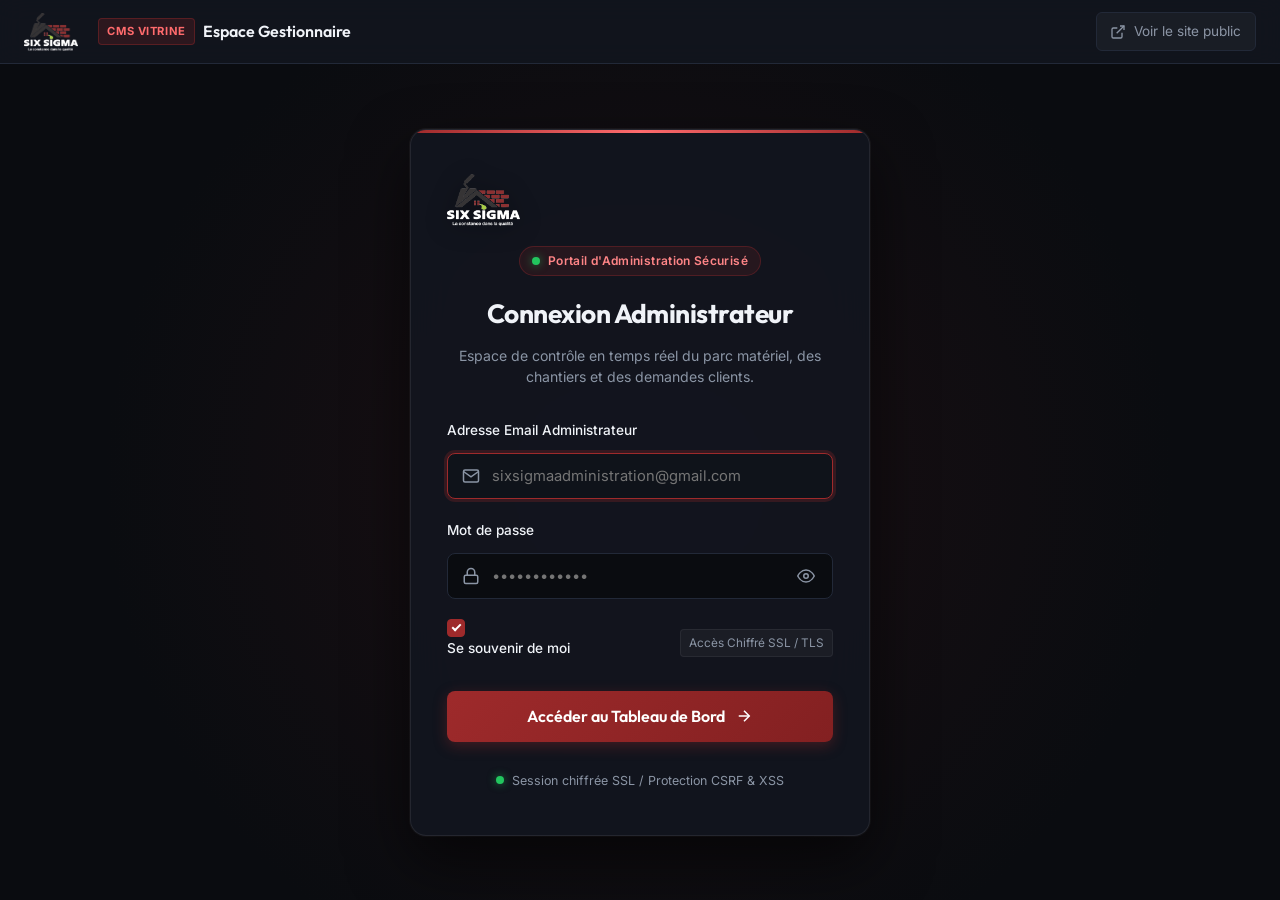
<file: admin.html>
<!DOCTYPE html>
<html lang="fr">
<head>
    <meta charset="UTF-8">
    <meta name="viewport" content="width=device-width, initial-scale=1.0">
    <title>Administration & Gestion | SIX SIGMA RDC</title>
    <meta name="robots" content="noindex, nofollow">
    <link rel="icon" type="image/png" href="favicon.png">
    
    <!-- Google Fonts -->
    <link rel="preconnect" href="https://fonts.googleapis.com">
    <link rel="preconnect" href="https://fonts.gstatic.com" crossorigin>
    <link href="https://fonts.googleapis.com/css2?family=Outfit:wght@400;500;600;700;800&family=Inter:wght@300;400;500;600;700&display=swap" rel="stylesheet">
    
    <!-- Supabase JS Client (Local haute disponibilité) -->
    <script src="supabase.min.js"></script>
    
    <!-- Stylesheets -->
    <link rel="stylesheet" href="styles.css">
    <link rel="stylesheet" href="admin.css">
</head>
<body class="admin-body">

    <!-- BARRE DE NAVIGATION ADMINISTRATIVE -->
    <header class="admin-navbar">
        <div class="admin-nav-container">
            <div class="admin-nav-left">
                <a href="index.html" class="admin-logo-link">
                    <img src="logo-dark-mode.png" alt="SIX SIGMA" class="admin-logo-img">
                </a>
                <div class="admin-badge-title">
                    <span class="admin-pill">CMS Vitrine</span>
                    <span class="admin-portal-name">Espace Gestionnaire</span>
                </div>
            </div>

            <div class="admin-nav-right" id="navAuthSection">
                <a href="index.html" target="_blank" class="btn-public-preview" title="Ouvrir le site public">
                    <svg width="16" height="16" viewBox="0 0 24 24" fill="none" stroke="currentColor" stroke-width="2">
                        <path d="M18 13v6a2 2 0 0 1-2 2H5a2 2 0 0 1-2-2V8a2 2 0 0 1 2-2h6"></path>
                        <polyline points="15 3 21 3 21 9"></polyline>
                        <line x1="10" y1="14" x2="21" y2="3"></line>
                    </svg>
                    <span>Voir le site public</span>
                </a>
                <div id="userProfileBadge" class="user-profile-badge" style="display: none;">
                    <div class="user-avatar">A</div>
                    <span id="userEmailDisplay" class="user-email">Admin</span>
                    <button id="btnLogout" class="btn-logout" title="Se déconnecter">
                        <svg width="16" height="16" viewBox="0 0 24 24" fill="none" stroke="currentColor" stroke-width="2">
                            <path d="M9 21H5a2 2 0 0 1-2-2V5a2 2 0 0 1 2-2h4"></path>
                            <polyline points="16 17 21 12 16 7"></polyline>
                            <line x1="21" y1="12" x2="9" y2="12"></line>
                        </svg>
                    </button>
                </div>
            </div>
        </div>
    </header>

    <!-- ÉCRAN 1 : CONNEXION SÉCURISÉE (Affiché si non connecté) -->
    <div id="loginView" class="admin-login-view">
        <div class="login-card" id="loginCard">
            <div class="login-header">
                <img src="logo-dark-mode.png" alt="SIX SIGMA" class="login-logo">
                <div class="login-badge-pill">
                    <span class="security-dot"></span>
                    <span>Portail d'Administration Sécurisé</span>
                </div>
                <h2>Connexion Administrateur</h2>
                <p>Espace de contrôle en temps réel du parc matériel, des chantiers et des demandes clients.</p>
            </div>

            <!-- CARTE REPRISE DE SESSION (Affichée si session déjà mémorisée) -->
            <div id="existingSessionBanner" class="existing-session-banner" style="display: none;">
                <div class="existing-session-header">
                    <div class="existing-user-chip">
                        <div class="existing-user-avatar">A</div>
                        <div class="existing-user-meta">
                            <span class="existing-user-label">Session mémorisée active</span>
                            <strong id="existingUserEmailText" class="existing-user-email">sixsigmaadministration@gmail.com</strong>
                        </div>
                    </div>
                </div>
                <div class="existing-session-actions">
                    <button type="button" id="btnResumeSession" class="btn-resume-session">
                        <span>Ouvrir le Tableau de Bord</span>
                        <svg width="18" height="18" viewBox="0 0 24 24" fill="none" stroke="currentColor" stroke-width="2">
                            <line x1="5" y1="12" x2="19" y2="12"></line>
                            <polyline points="12 5 19 12 12 19"></polyline>
                        </svg>
                    </button>
                    <button type="button" id="btnSwitchAccount" class="btn-switch-account">
                        Se connecter avec un autre compte
                    </button>
                </div>
                <div class="existing-divider">
                    <span>ou ré-authentification</span>
                </div>
            </div>

            <!-- FORMULAIRE DE CONNEXION PRINCIPAL -->
            <form id="adminLoginForm" class="login-form" novalidate>
                <!-- Zone d'alerte stylisée avec icône -->
                <div id="loginAlert" class="admin-alert error" style="display: none;">
                    <svg class="alert-icon" width="20" height="20" viewBox="0 0 24 24" fill="none" stroke="currentColor" stroke-width="2">
                        <circle cx="12" cy="12" r="10"></circle>
                        <line x1="12" y1="8" x2="12" y2="12"></line>
                        <line x1="12" y1="16" x2="12.01" y2="16"></line>
                    </svg>
                    <span id="loginAlertText">Identifiants incorrects.</span>
                </div>

                <div class="form-group">
                    <label for="loginEmail">Adresse Email Administrateur</label>
                    <div class="input-with-icon">
                        <svg class="field-icon" width="18" height="18" viewBox="0 0 24 24" fill="none" stroke="currentColor" stroke-width="2">
                            <path d="M4 4h16c1.1 0 2 .9 2 2v12c0 1.1-.9 2-2 2H4c-1.1 0-2-.9-2-2V6c0-1.1.9-2 2-2z"></path>
                            <polyline points="22,6 12,13 2,6"></polyline>
                        </svg>
                        <input type="email" id="loginEmail" placeholder="sixsigmaadministration@gmail.com" autocomplete="username" required autofocus>
                    </div>
                </div>

                <div class="form-group">
                    <label for="loginPassword">Mot de passe</label>
                    <div class="input-with-icon input-password-wrapper">
                        <svg class="field-icon" width="18" height="18" viewBox="0 0 24 24" fill="none" stroke="currentColor" stroke-width="2">
                            <rect x="3" y="11" width="18" height="11" rx="2" ry="2"></rect>
                            <path d="M7 11V7a5 5 0 0 1 10 0v4"></path>
                        </svg>
                        <input type="password" id="loginPassword" placeholder="••••••••••••" autocomplete="current-password" required>
                        <button type="button" id="btnTogglePassword" class="btn-toggle-password" title="Afficher/Masquer le mot de passe" tabindex="-1" aria-label="Afficher ou masquer le mot de passe">
                            <svg class="eye-show" width="18" height="18" viewBox="0 0 24 24" fill="none" stroke="currentColor" stroke-width="2">
                                <path d="M1 12s4-8 11-8 11 8 11 8-4 8-11 8-11-8-11-8z"></path>
                                <circle cx="12" cy="12" r="3"></circle>
                            </svg>
                            <svg class="eye-hide" width="18" height="18" viewBox="0 0 24 24" fill="none" stroke="currentColor" stroke-width="2" style="display: none;">
                                <path d="M17.94 17.94A10.07 10.07 0 0 1 12 20c-7 0-11-8-11-8a18.45 18.45 0 0 1 5.06-5.94M9.9 4.24A9.12 9.12 0 0 1 12 4c7 0 11 8 11 8a18.5 18.5 0 0 1-2.16 3.19m-6.72-1.07a3 3 0 1 1-4.24-4.24"></path>
                                <line x1="1" y1="1" x2="23" y2="23"></line>
                            </svg>
                        </button>
                    </div>
                </div>

                <div class="form-utilities-row">
                    <label class="custom-checkbox-container">
                        <input type="checkbox" id="rememberMe" checked>
                        <span class="custom-checkbox-box"></span>
                        <span class="checkbox-label">Se souvenir de moi</span>
                    </label>
                    <span class="auth-security-tag">Accès Chiffré SSL / TLS</span>
                </div>

                <button type="submit" id="btnLoginSubmit" class="btn-login-submit">
                    <span class="btn-login-spinner" id="btnLoginSpinner" style="display: none;"></span>
                    <span id="btnLoginText">Accéder au Tableau de Bord</span>
                    <svg class="btn-login-arrow" id="btnLoginArrow" width="18" height="18" viewBox="0 0 24 24" fill="none" stroke="currentColor" stroke-width="2">
                        <line x1="5" y1="12" x2="19" y2="12"></line>
                        <polyline points="12 5 19 12 12 19"></polyline>
                    </svg>
                </button>

                <div class="login-footer-hint">
                    <span class="security-dot live"></span>
                    <span>Session chiffrée SSL / Protection CSRF & XSS</span>
                </div>
            </form>
        </div>
    </div>

    <!-- ÉCRAN 2 : DASHBOARD PRINCIPAL (Affiché après connexion) -->
    <main id="dashboardView" class="admin-dashboard-view" style="display: none;">
        <div class="admin-container">

            <!-- BANNIÈRE D'ÉTAT & SYNCHRONISATION -->
            <div id="supabaseStatusBanner" class="supabase-status-banner">
                <div class="status-indicator-box">
                    <span class="status-beacon live"></span>
                    <div>
                        <strong id="supabaseStatusText">Base de Données Active</strong>
                        <span class="status-subtext">Synchronisation temps réel</span>
                    </div>
                </div>
                <div class="status-actions">
                    <button id="btnCheckDbSync" class="btn-mini-action" title="Tester la connexion aux tables">
                        <svg width="14" height="14" viewBox="0 0 24 24" fill="none" stroke="currentColor" stroke-width="2">
                            <path d="M21.5 2v6h-6M21.34 15.57a10 10 0 1 1-.57-8.38l5.67-5.67"/>
                        </svg>
                        <span>Tester Tables</span>
                    </button>
                    <button id="btnViewSqlModal" class="btn-mini-action" title="Consulter le script SQL d'initialisation">
                        <svg width="14" height="14" viewBox="0 0 24 24" fill="none" stroke="currentColor" stroke-width="2">
                            <polyline points="16 18 22 12 16 6"></polyline>
                            <polyline points="8 6 2 12 8 18"></polyline>
                        </svg>
                        <span>Script SQL</span>
                    </button>
                </div>
            </div>

            <!-- CARTES DE MÉTRIQUES / KPI -->
            <div class="kpi-grid">
                <div class="kpi-card">
                    <div class="kpi-icon icon-fleet">🚜</div>
                    <div class="kpi-info">
                        <span class="kpi-label">Total Engins</span>
                        <h3 id="kpiTotalEquipment" class="kpi-value">13</h3>
                    </div>
                </div>

                <div class="kpi-card">
                    <div class="kpi-icon icon-available">✅</div>
                    <div class="kpi-info">
                        <span class="kpi-label">Disponibles Immédiatement</span>
                        <h3 id="kpiAvailableEquipment" class="kpi-value kpi-green">10</h3>
                    </div>
                </div>

                <div class="kpi-card">
                    <div class="kpi-icon icon-mission">🏗️</div>
                    <div class="kpi-info">
                        <span class="kpi-label">Engins en Mission</span>
                        <h3 id="kpiMissionEquipment" class="kpi-value kpi-red">2</h3>
                    </div>
                </div>

                <div class="kpi-card">
                    <div class="kpi-icon icon-maintenance">🔧</div>
                    <div class="kpi-info">
                        <span class="kpi-label">En Maintenance</span>
                        <h3 id="kpiMaintenanceEquipment" class="kpi-value kpi-amber">1</h3>
                    </div>
                </div>

                <div class="kpi-card">
                    <div class="kpi-icon icon-quotes">📥</div>
                    <div class="kpi-info">
                        <span class="kpi-label">Demandes de Devis</span>
                        <h3 id="kpiQuotesCount" class="kpi-value">0</h3>
                    </div>
                </div>

                <div class="kpi-card">
                    <div class="kpi-icon icon-reservations">📋</div>
                    <div class="kpi-info">
                        <span class="kpi-label">Réservations Matériel</span>
                        <h3 id="kpiReservationsCount" class="kpi-value">0</h3>
                    </div>
                </div>
            </div>

            <!-- ONGLET NAVIGATION DU DASHBOARD -->
            <div class="admin-tabs-nav">
                <button class="tab-btn active" data-tab="tabEquipment">
                    <svg width="18" height="18" viewBox="0 0 24 24" fill="none" stroke="currentColor" stroke-width="2">
                        <rect x="1" y="3" width="15" height="13"></rect>
                        <polygon points="16 8 20 8 23 11 23 16 16 16 16 8"></polygon>
                        <circle cx="5.5" cy="18.5" r="2.5"></circle>
                        <circle cx="18.5" cy="18.5" r="2.5"></circle>
                    </svg>
                    <span>Parc Matériel & Statuts</span>
                </button>

                <button class="tab-btn" data-tab="tabProjects">
                    <svg width="18" height="18" viewBox="0 0 24 24" fill="none" stroke="currentColor" stroke-width="2">
                        <path d="M2 20h20"></path>
                        <path d="M5 20V8l7-5 7 5v12"></path>
                        <path d="M9 20v-6h6v6"></path>
                    </svg>
                    <span>Chantiers & Réalisations</span>
                </button>

                <button class="tab-btn" data-tab="tabInquiries">
                    <svg width="18" height="18" viewBox="0 0 24 24" fill="none" stroke="currentColor" stroke-width="2">
                        <path d="M4 4h16c1.1 0 2 .9 2 2v12c0 1.1-.9 2-2 2H4c-1.1 0-2-.9-2-2V6c0-1.1.9-2 2-2z"></path>
                        <polyline points="22,6 12,13 2,6"></polyline>
                    </svg>
                    <span>Boîte de Réception (Leads)</span>
                    <span id="badgeNewLeads" class="pill-counter" style="display: none;">0</span>
                </button>
            </div>

            <!-- ========================================================== -->
            <!-- ONGLET 1 : PARC MATÉRIEL (ENGINS LOURDS) -->
            <!-- ========================================================== -->
            <section id="tabEquipment" class="tab-content active">
                <div class="tab-header-controls">
                    <div class="controls-left">
                        <div class="search-input-wrapper">
                            <svg width="16" height="16" viewBox="0 0 24 24" fill="none" stroke="currentColor" stroke-width="2">
                                <circle cx="11" cy="11" r="8"></circle>
                                <line x1="21" y1="21" x2="16.65" y2="16.65"></line>
                            </svg>
                            <input type="text" id="equipmentSearchInput" placeholder="Rechercher un engin (CAT, Komatsu, Grue...)...">
                        </div>
                        <select id="equipmentCategoryFilter" class="admin-select">
                            <option value="all">Toutes les catégories</option>
                            <option value="terrassement">Terrassement Lourd</option>
                            <option value="transport">Transport & Roulage</option>
                            <option value="levage">Levage & Manutention</option>
                            <option value="compactage">Compactage de Sol</option>
                            <option value="forage">Forage & Minage</option>
                            <option value="energie">Énergie & Groupes</option>
                        </select>
                        <select id="equipmentStatusFilter" class="admin-select">
                            <option value="all">Tous les statuts</option>
                            <option value="disponible">Disponible</option>
                            <option value="en_mission">En mission</option>
                            <option value="maintenance">En maintenance</option>
                        </select>
                    </div>

                    <button id="btnOpenAddEquipmentModal" class="btn-primary-admin">
                        <svg width="18" height="18" viewBox="0 0 24 24" fill="none" stroke="currentColor" stroke-width="2">
                            <line x1="12" y1="5" x2="12" y2="19"></line>
                            <line x1="5" y1="12" x2="19" y2="12"></line>
                        </svg>
                        <span>Ajouter un Engin</span>
                    </button>
                </div>

                <!-- GRILLE DES CARTES MATÉRIEL ADMIN -->
                <div id="adminEquipmentGrid" class="admin-cards-grid">
                    <!-- Généré dynamiquement en JS -->
                </div>
            </section>

            <!-- ========================================================== -->
            <!-- ONGLET 2 : CHANTIERS & RÉALISATIONS -->
            <!-- ========================================================== -->
            <section id="tabProjects" class="tab-content">
                <div class="tab-header-controls">
                    <div class="controls-left">
                        <p class="tab-description">
                            Gérez les projets vitrines affichés sur la page d'accueil (photos, descriptifs, clients et métriques de chantier).
                        </p>
                    </div>
                    <button id="btnOpenAddProjectModal" class="btn-primary-admin">
                        <svg width="18" height="18" viewBox="0 0 24 24" fill="none" stroke="currentColor" stroke-width="2">
                            <line x1="12" y1="5" x2="12" y2="19"></line>
                            <line x1="5" y1="12" x2="19" y2="12"></line>
                        </svg>
                        <span>Nouveau Projet Chantier</span>
                    </button>
                </div>

                <div id="adminProjectsGrid" class="admin-projects-grid">
                    <!-- Généré dynamiquement en JS -->
                </div>
            </section>

            <!-- ========================================================== -->
            <!-- ONGLET 3 : BOÎTE DE RÉCEPTION (DEVIS & RÉSERVATIONS) -->
            <!-- ========================================================== -->
            <section id="tabInquiries" class="tab-content">
                <div class="inquiries-subtabs">
                    <button class="subtab-btn active" data-subtab="subtabQuotes">
                        <span>Demandes de Devis (Formulaire Web)</span>
                        <span id="subtabQuotesCount" class="counter-badge">0</span>
                    </button>
                    <button class="subtab-btn" data-subtab="subtabReservations">
                        <span>Réservations de Matériel (Catalogue)</span>
                        <span id="subtabResCount" class="counter-badge">0</span>
                    </button>
                </div>

                <!-- SOUS-ONGLET DEVIS -->
                <div id="subtabQuotes" class="inquiries-container active">
                    <div id="quotesList" class="inquiries-list">
                        <!-- Généré en JS -->
                    </div>
                </div>

                <!-- SOUS-ONGLET RÉSERVATIONS -->
                <div id="subtabReservations" class="inquiries-container">
                    <div id="reservationsList" class="inquiries-list">
                        <!-- Généré en JS -->
                    </div>
                </div>
            </section>

        </div>
    </main>

    <!-- ============================================================== -->
    <!-- MODALE : AJOUTER / MODIFIER UN ENGIN DU PARC -->
    <!-- ============================================================== -->
    <div id="equipmentModal" class="admin-modal" style="display: none;">
        <div class="modal-dialog">
            <div class="modal-content">
                <div class="modal-header">
                    <h3 id="equipmentModalTitle">Ajouter un Engin au Parc</h3>
                    <button class="modal-close-btn" data-close-modal="equipmentModal">&times;</button>
                </div>
                <form id="equipmentForm" class="modal-form">
                    <input type="hidden" id="eqFormId">

                    <div class="form-row-2">
                        <div class="form-group">
                            <label for="eqFormName">Nom commercial de l'engin *</label>
                            <input type="text" id="eqFormName" placeholder="Ex: Pelle Hydraulique CAT 349D LME" required>
                        </div>
                        <div class="form-group">
                            <label for="eqFormCode">Code interne / Réf *</label>
                            <input type="text" id="eqFormCode" placeholder="Ex: CAT-349D" required>
                        </div>
                    </div>

                    <div class="form-row-3">
                        <div class="form-group">
                            <label for="eqFormCategory">Catégorie *</label>
                            <select id="eqFormCategory" required>
                                <option value="terrassement">Terrassement Lourd</option>
                                <option value="transport">Transport & Roulage</option>
                                <option value="levage">Levage & Manutention</option>
                                <option value="compactage">Compactage de Sol</option>
                                <option value="forage">Forage & Minage</option>
                                <option value="energie">Énergie & Groupes</option>
                            </select>
                        </div>
                        <div class="form-group">
                            <label for="eqFormTonnage">Tonnage / Poids utile *</label>
                            <input type="text" id="eqFormTonnage" placeholder="Ex: 49.5 t" required>
                        </div>
                        <div class="form-group">
                            <label for="eqFormPower">Puissance moteur *</label>
                            <input type="text" id="eqFormPower" placeholder="Ex: 283 kW (380 ch)" required>
                        </div>
                    </div>

                    <div class="form-row-3">
                        <div class="form-group">
                            <label for="eqFormCapacity">Capacité godet / benne</label>
                            <input type="text" id="eqFormCapacity" placeholder="Ex: Godet 3.2 m³">
                        </div>
                        <div class="form-group">
                            <label for="eqFormYear">Année de mise en service</label>
                            <input type="number" id="eqFormYear" min="2000" max="2030" value="2023">
                        </div>
                        <div class="form-group">
                            <label for="eqFormStatus">Statut opérationnel initial</label>
                            <select id="eqFormStatus">
                                <option value="disponible">Disponible immédiatement</option>
                                <option value="en_mission">En mission sur chantier</option>
                                <option value="maintenance">En maintenance préventive</option>
                                <option value="revision">En révision générale</option>
                            </select>
                        </div>
                    </div>

                    <div class="form-group">
                        <label for="eqFormImageUrl">URL de l'image de l'engin *</label>
                        <input type="url" id="eqFormImageUrl" placeholder="https://images.unsplash.com/..." required>
                        <span class="field-hint">Collez un lien d'image direct ou utilisez une photo haute définition.</span>
                    </div>

                    <div class="form-group">
                        <label for="eqFormDescription">Description opérationnelle</label>
                        <textarea id="eqFormDescription" rows="3" placeholder="Présentation de l'engin, types d'applications et points forts..."></textarea>
                    </div>

                    <div class="form-row-2">
                        <div class="form-group">
                            <label for="eqFormSpecMoteur">Spécification Moteur</label>
                            <input type="text" id="eqFormSpecMoteur" placeholder="Ex: Cat C13 ACERT">
                        </div>
                        <div class="form-group">
                            <label for="eqFormSpecPortee">Portée / Force</label>
                            <input type="text" id="eqFormSpecPortee" placeholder="Ex: Force arrachement 262 kN">
                        </div>
                    </div>

                    <div class="modal-footer">
                        <button type="button" class="btn-secondary" data-close-modal="equipmentModal">Annuler</button>
                        <button type="submit" class="btn-primary-admin">Enregistrer l'Engin</button>
                    </div>
                </form>
            </div>
        </div>
    </div>

    <!-- ============================================================== -->
    <!-- MODALE : AJOUTER / MODIFIER UN PROJET CHANTIER -->
    <!-- ============================================================== -->
    <div id="projectModal" class="admin-modal" style="display: none;">
        <div class="modal-dialog">
            <div class="modal-content">
                <div class="modal-header">
                    <h3 id="projectModalTitle">Nouveau Projet Réalisation</h3>
                    <button class="modal-close-btn" data-close-modal="projectModal">&times;</button>
                </div>
                <form id="projectForm" class="modal-form">
                    <input type="hidden" id="projFormId">

                    <div class="form-row-2">
                        <div class="form-group">
                            <label for="projFormTitle">Titre de la réalisation *</label>
                            <input type="text" id="projFormTitle" placeholder="Ex: Plateforme Minière & Digue de Rétention" required>
                        </div>
                        <div class="form-group">
                            <label for="projFormCategory">Catégorie d'expertise *</label>
                            <input type="text" id="projFormCategory" placeholder="Ex: Génie Civil Minier" required>
                        </div>
                    </div>

                    <div class="form-row-3">
                        <div class="form-group">
                            <label for="projFormClient">Client / Maître d'ouvrage</label>
                            <input type="text" id="projFormClient" placeholder="Ex: Compagnie Minière du Katanga">
                        </div>
                        <div class="form-group">
                            <label for="projFormLocation">Localisation</label>
                            <input type="text" id="projFormLocation" placeholder="Ex: Kolwezi, Lualaba, RDC">
                        </div>
                        <div class="form-group">
                            <label for="projFormDate">Année / Période</label>
                            <input type="text" id="projFormDate" placeholder="Ex: 2024">
                        </div>
                    </div>

                    <div class="form-group">
                        <label for="projFormImageUrl">Image du projet (Fichier local ou URL)</label>
                        <input type="text" id="projFormImageUrl" placeholder="projet-genie-civil-minier.png ou URL HTTPS..." required>
                    </div>

                    <div class="form-group">
                        <label for="projFormDescription">Description du chantier</label>
                        <textarea id="projFormDescription" rows="3" placeholder="Défis techniques, solutions apportées, résultats..."></textarea>
                    </div>

                    <div class="form-row-3">
                        <div class="form-group">
                            <label for="projFormMetric1">Métrique 1 (ex: Volume)</label>
                            <input type="text" id="projFormMetric1" placeholder="Ex: 180 000 m³">
                        </div>
                        <div class="form-group">
                            <label for="projFormMetric2">Métrique 2 (ex: Durée)</label>
                            <input type="text" id="projFormMetric2" placeholder="Ex: 6 mois">
                        </div>
                        <div class="form-group">
                            <label for="projFormMetric3">Métrique 3 (ex: Sécurité)</label>
                            <input type="text" id="projFormMetric3" placeholder="Ex: 0 LTI">
                        </div>
                    </div>

                    <div class="modal-footer">
                        <button type="button" class="btn-secondary" data-close-modal="projectModal">Annuler</button>
                        <button type="submit" class="btn-primary-admin">Enregistrer le Projet</button>
                    </div>
                </form>
            </div>
        </div>
    </div>

    <!-- ============================================================== -->
    <!-- MODALE : SCRIPT D'INITIALISATION SQL -->
    <!-- ============================================================== -->
    <div id="sqlModal" class="admin-modal" style="display: none;">
        <div class="modal-dialog modal-lg">
            <div class="modal-content">
                <div class="modal-header">
                    <h3>Script SQL d'Initialisation des Données</h3>
                    <button class="modal-close-btn" data-close-modal="sqlModal">&times;</button>
                </div>
                <div class="modal-body">
                    <p class="modal-info-text">
                        Schéma SQL complet pour l'initialisation des tables PostgreSQL (engins, chantiers, devis, réservations) :
                    </p>
                    <div class="sql-code-container">
                        <pre id="sqlCodeBlock"><code>-- Chargement du script SQL...</code></pre>
                    </div>
                </div>
                <div class="modal-footer">
                    <button id="btnCopySql" class="btn-primary-admin">
                        <svg width="16" height="16" viewBox="0 0 24 24" fill="none" stroke="currentColor" stroke-width="2">
                            <rect x="9" y="9" width="13" height="13" rx="2" ry="2"></rect>
                            <path d="M5 15H4a2 2 0 0 1-2-2V4a2 2 0 0 1 2-2h9a2 2 0 0 1 2 2v1"></path>
                        </svg>
                        <span id="btnCopySqlText">Copier le Code SQL</span>
                    </button>
                    <button type="button" class="btn-secondary" data-close-modal="sqlModal">Fermer</button>
                </div>
            </div>
        </div>
    </div>

    <!-- TOAST NOTIFICATION -->
    <div id="adminToast" class="admin-toast"></div>

    <!-- SCRIPTS -->
    <script src="supabase-client.js"></script>
    <script src="admin.js"></script>
</body>
</html>
</file>
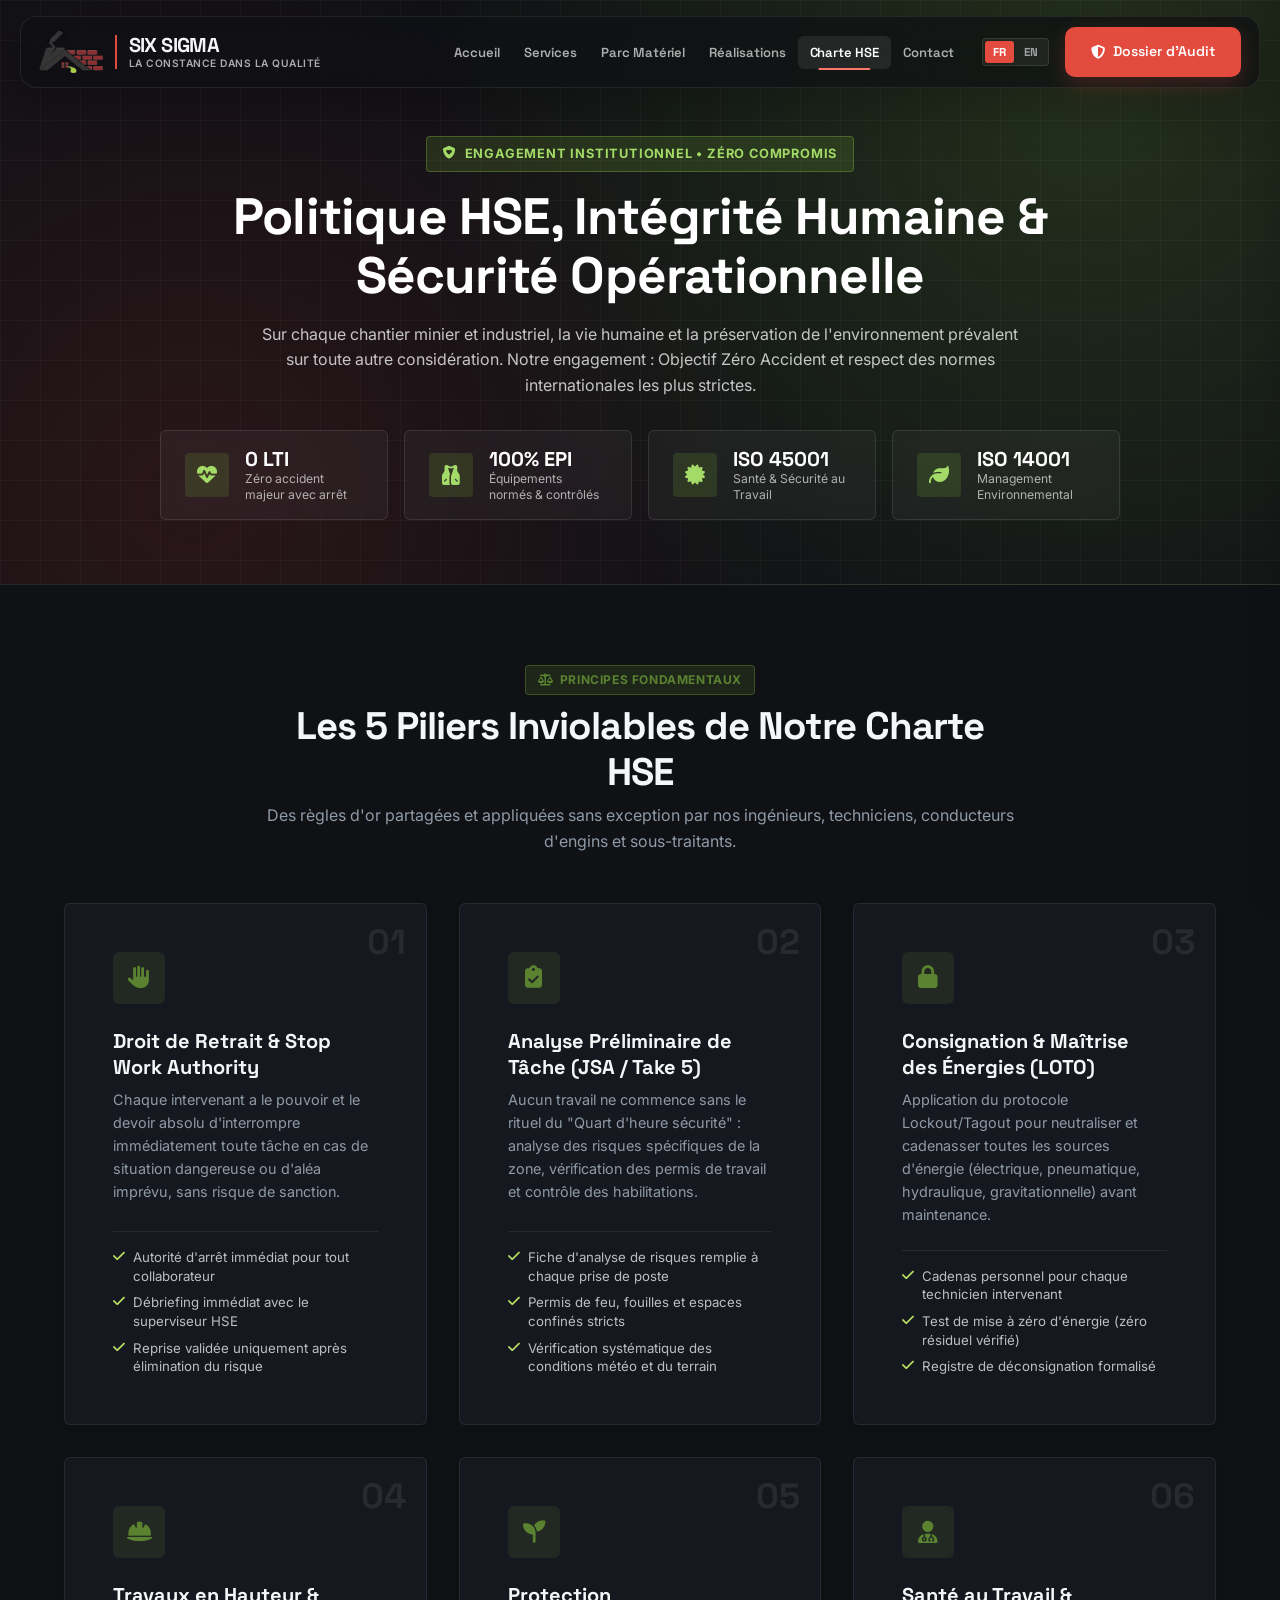
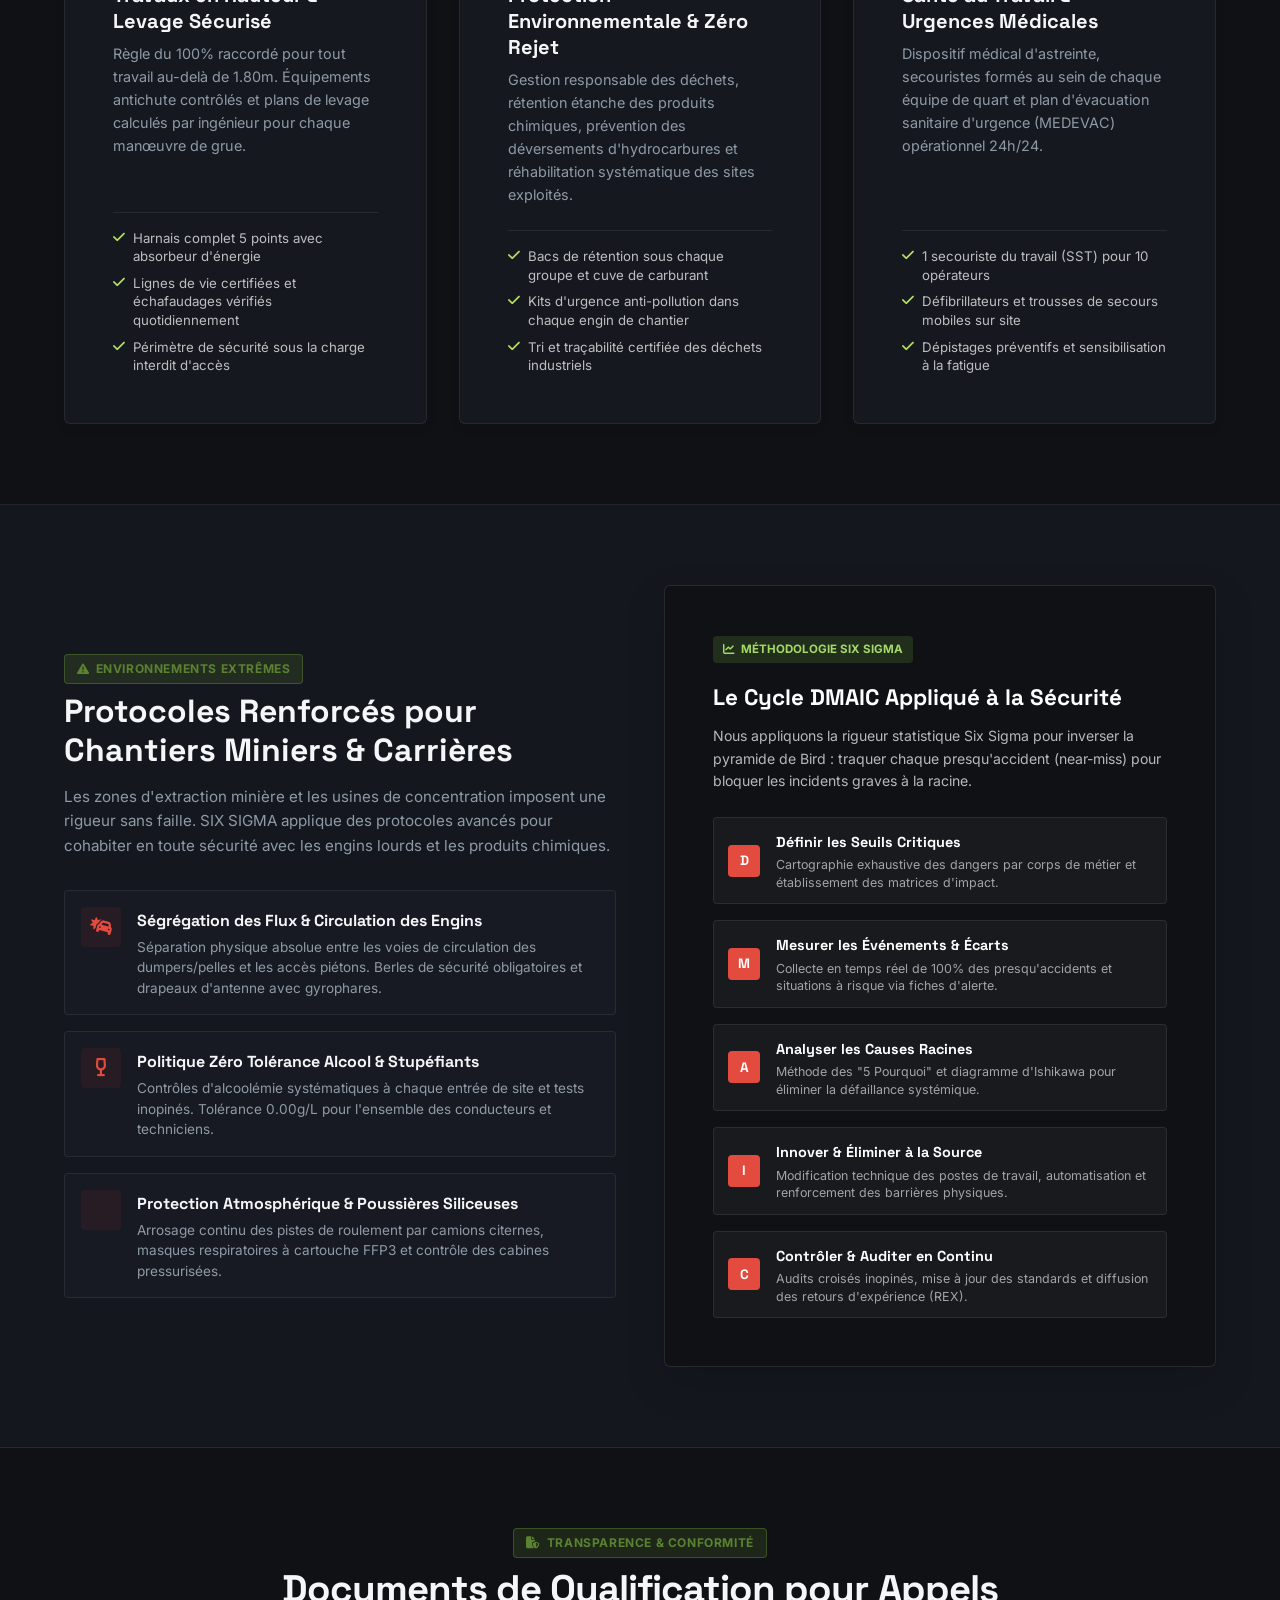
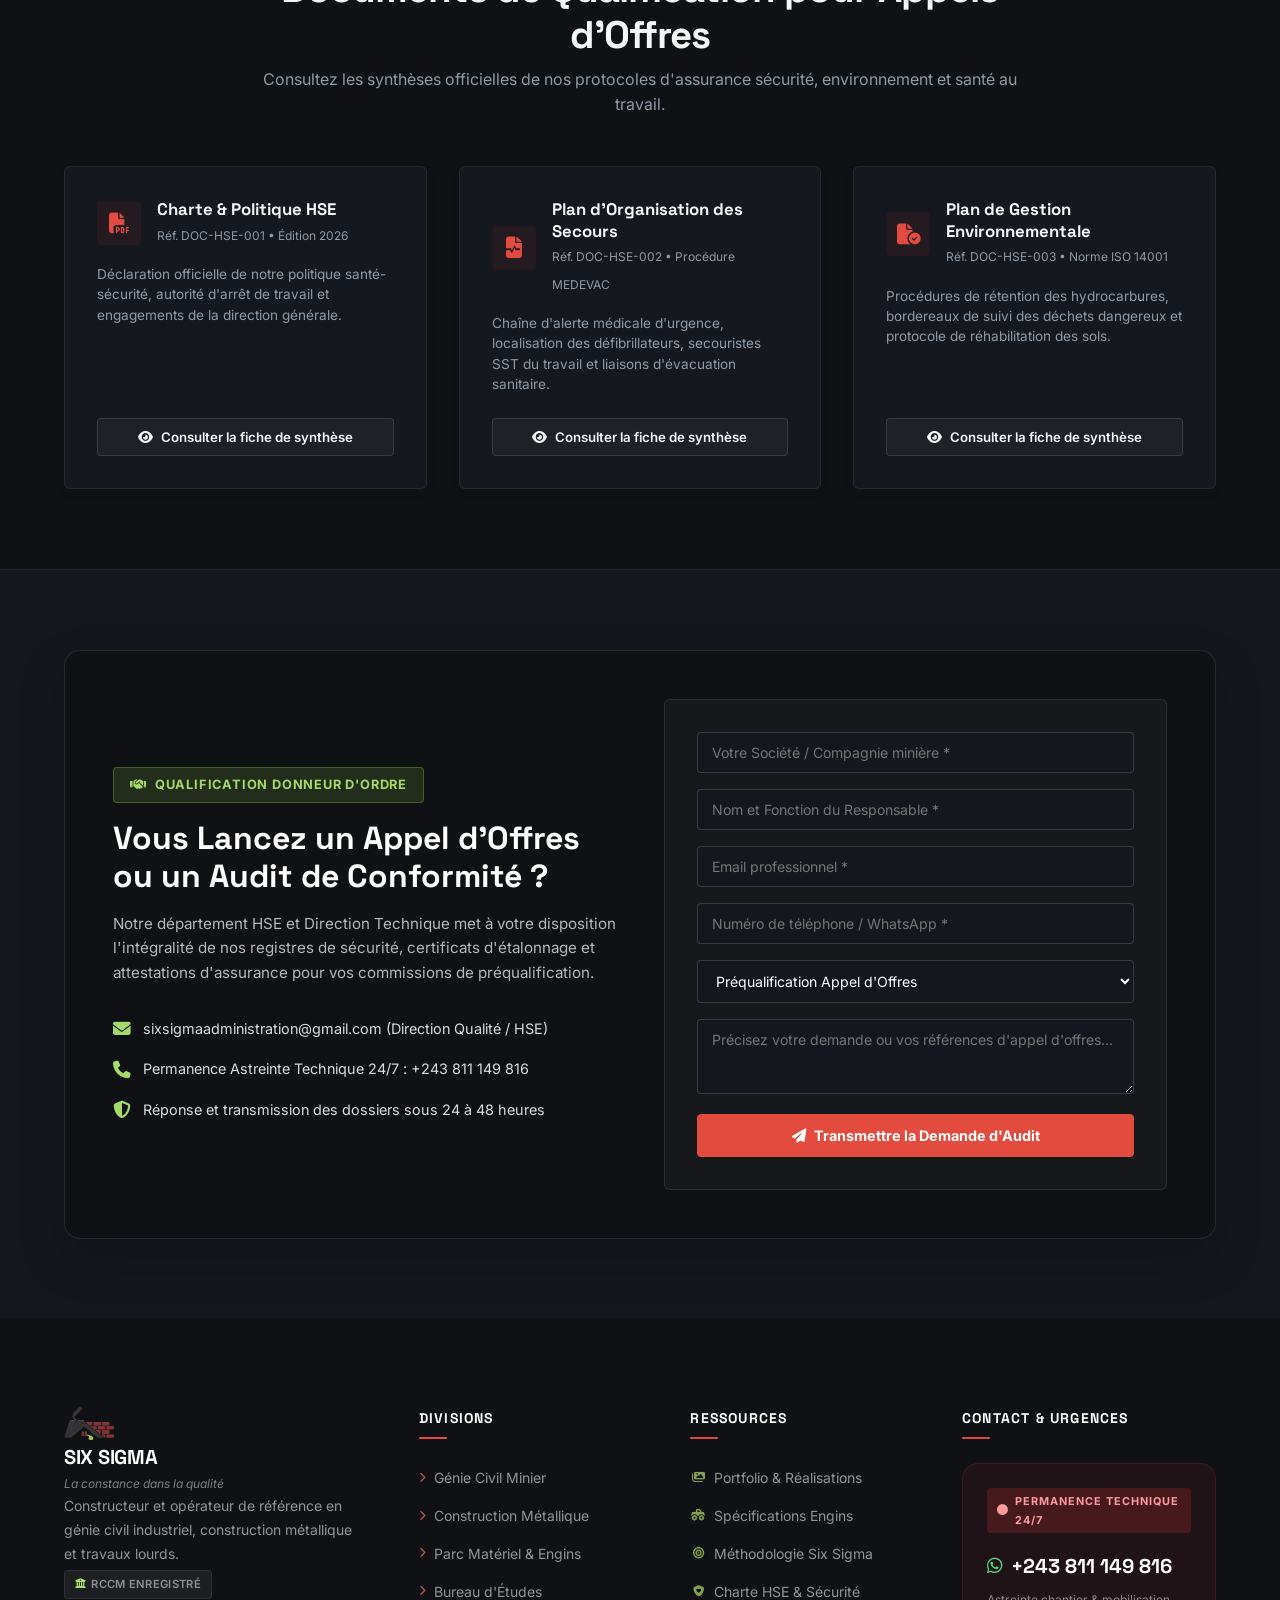
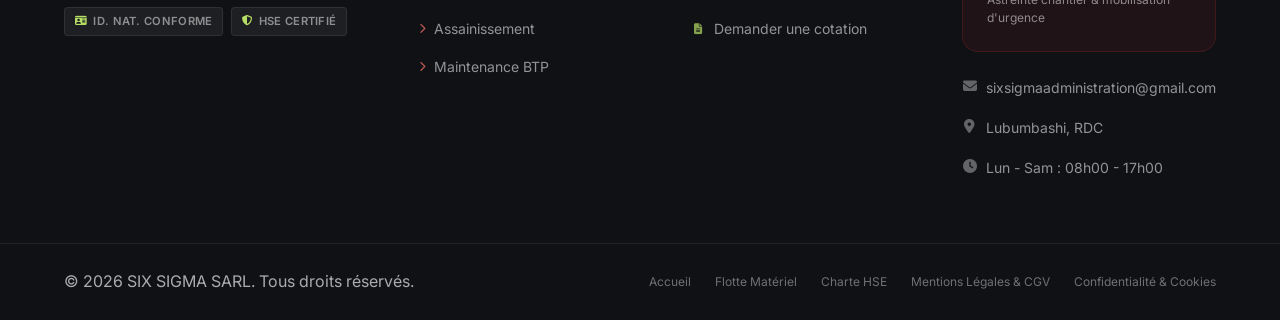
<file: hse.html>
<!DOCTYPE html>
<html lang="fr">
<head>
  <meta charset="UTF-8" />
  <meta name="viewport" content="width=device-width, initial-scale=1.0" />
  <title>Charte HSE & Sécurité Industrielle | SIX SIGMA — Objectif Zéro Accident</title>
  <meta
    name="description"
    content="Politique Hygiène, Sécurité et Environnement (HSE) de SIX SIGMA : Objectif Zéro Accident, conformité ISO 45001 et ISO 14001, protocoles stricts pour chantiers miniers et travaux lourds."
  />
  <meta name="keywords" content="HSE minier, sécurité chantier BTP, zéro accident, ISO 45001, ISO 14001, consignation LOTO, JSA, EPI classe 3, génie civil sécurisé" />
  <meta name="author" content="SIX SIGMA" />

  <!-- Open Graph -->
  <meta property="og:title" content="Charte HSE & Sécurité Industrielle | SIX SIGMA" />
  <meta property="og:description" content="Engagements de sécurité et conformité environnementale SIX SIGMA. Standards rigoureux pour projets industriels et miniers." />
  <meta property="og:image" content="https://sixsigmaweb.vercel.app/logo.jpg" />
  <meta property="og:type" content="website" />

  <link rel="canonical" href="https://sixsigmaweb.vercel.app/hse" />

  <!-- Favicon -->
  <link rel="icon" type="image/png" href="favicon.png" />
  <link rel="alternate icon" href="favicon.ico" />
  <link rel="apple-touch-icon" href="apple-touch-icon.png" />

  <!-- Fonts -->
  <link rel="preconnect" href="https://fonts.googleapis.com" />
  <link rel="preconnect" href="https://fonts.gstatic.com" crossorigin />
  <link href="https://fonts.googleapis.com/css2?family=Space+Grotesk:wght@500;600;700;800&family=Inter:wght@300;400;500;600;700&display=swap" rel="stylesheet" />

  <!-- FontAwesome -->
  <link
    rel="stylesheet"
    href="https://cdnjs.cloudflare.com/ajax/libs/font-awesome/6.5.1/css/all.min.css"
    integrity="sha512-DTOQO9RWCH3ppGqcWaEA1BIZOC6xxalwEsw9c2QQeAIftl+Vegovlnee1c9QX4TctnWMn13TZye+giMm8e2LwA=="
    crossorigin="anonymous"
    referrerpolicy="no-referrer"
  />

  <!-- Stylesheets -->
  <link rel="stylesheet" href="styles.css" />
  <link rel="stylesheet" href="hse.css" />
</head>
<body>
  <!-- ═══════════════════════════════════════
       HEADER
       ═══════════════════════════════════════ -->
  <header class="header" id="top">
    <div class="header-accent-line"></div>
    <div class="container">
      <!-- Logo Lockup -->
      <a href="index.html" class="logo">
        <img src="logo-icon.png" alt="SIX SIGMA" class="logo-img" width="50" height="33" />
        <div class="logo-text">
          <span class="logo-name">SIX SIGMA</span>
          <span class="logo-slogan">La constance dans la qualité</span>
        </div>
      </a>

      <!-- Desktop Nav -->
      <nav class="nav">
        <ul class="nav-links">
          <li><a href="index.html" class="nav-link" data-i18n="nav_home">Accueil</a></li>
          <li><a href="index.html#services" class="nav-link" data-i18n="nav_services">Services</a></li>
          <li><a href="parc-materiel.html" class="nav-link" data-i18n="nav_fleet">Parc Matériel</a></li>
          <li><a href="index.html#realisations" class="nav-link" data-i18n="nav_projects">Réalisations</a></li>
          <li><a href="hse.html" class="nav-link active" data-i18n="nav_hse">Charte HSE</a></li>
          <li><a href="index.html#contact" class="nav-link" data-i18n="nav_contact">Contact</a></li>
        </ul>

        <!-- Sélecteur de Langue -->
        <div class="lang-switch" aria-label="Sélecteur de langue">
          <button class="lang-btn active" data-lang="fr">FR</button>
          <button class="lang-btn" data-lang="en">EN</button>
        </div>

        <a href="#audit" class="btn btn-primary nav-cta">
          <i class="fa-solid fa-shield-halved"></i>
          Dossier d'Audit
        </a>
      </nav>

      <!-- Mobile Toggle -->
      <button class="mobile-toggle" aria-label="Ouvrir le menu">
        <span class="hamburger-line"></span>
        <span class="hamburger-line"></span>
        <span class="hamburger-line"></span>
      </button>
    </div>
  </header>

  <!-- Mobile Menu -->
  <div class="mobile-overlay"></div>
  <div class="mobile-menu">
    <div class="mobile-menu-header">
      <div class="logo">
        <img src="logo-icon.png" alt="SIX SIGMA" class="logo-img" width="50" height="33" />
        <div class="logo-text">
          <span class="logo-name">SIX SIGMA</span>
          <span class="logo-slogan">La constance dans la qualité</span>
        </div>
      </div>
      <button class="mobile-menu-close" aria-label="Fermer le menu">
        <i class="fa-solid fa-xmark"></i>
      </button>
    </div>

    <div style="display: flex; justify-content: flex-start; padding: 0 var(--sp-lg); margin-bottom: var(--sp-md);">
      <div class="lang-switch">
        <button class="lang-btn active" data-lang="fr">FR</button>
        <button class="lang-btn" data-lang="en">EN</button>
      </div>
    </div>

    <nav class="mobile-menu-links">
      <a href="index.html" class="nav-link" data-i18n="nav_home">Accueil</a>
      <a href="index.html#services" class="nav-link" data-i18n="nav_services">Services</a>
      <a href="parc-materiel.html" class="nav-link" data-i18n="nav_fleet">Parc Matériel</a>
      <a href="index.html#realisations" class="nav-link" data-i18n="nav_projects">Réalisations</a>
      <a href="hse.html" class="nav-link active" data-i18n="nav_hse">Charte HSE</a>
      <a href="index.html#contact" class="nav-link" data-i18n="nav_contact">Contact</a>
    </nav>
    <a href="#audit" class="btn btn-primary btn-lg" style="margin-top: auto;">
      <i class="fa-solid fa-shield-halved"></i>
      Dossier d'Audit
    </a>
  </div>

  <main>
    <!-- ═══════════════════════════════════════
         HERO SECTION — HSE & SÉCURITÉ
         ═══════════════════════════════════════ -->
    <section class="hse-hero">
      <div class="container">
        <div class="hse-hero-content">
          <div class="hse-hero-badge">
            <i class="fa-solid fa-shield-heart"></i>
            <span data-i18n="hse_hero_badge">Engagement Institutionnel • Zéro Compromis</span>
          </div>
          <h1 class="hse-hero-title" data-i18n="hse_hero_title">
            Politique HSE, Intégrité Humaine &amp; Sécurité Opérationnelle
          </h1>
          <p class="hse-hero-subtitle" data-i18n="hse_hero_subtitle">
            Sur chaque chantier minier et industriel, la vie humaine et la préservation de l'environnement prévalent sur toute autre considération. Notre engagement : Objectif Zéro Accident et respect des normes internationales les plus strictes.
          </p>

          <!-- Trust Bar HSE -->
          <div class="hse-trust-bar">
            <div class="hse-trust-card">
              <div class="hse-trust-icon">
                <i class="fa-solid fa-heart-pulse"></i>
              </div>
              <div class="hse-trust-text">
                <div class="hse-trust-val">0 LTI</div>
                <div class="hse-trust-lbl">Zéro accident majeur avec arrêt</div>
              </div>
            </div>

            <div class="hse-trust-card">
              <div class="hse-trust-icon">
                <i class="fa-solid fa-vest"></i>
              </div>
              <div class="hse-trust-text">
                <div class="hse-trust-val">100% EPI</div>
                <div class="hse-trust-lbl">Équipements normés &amp; contrôlés</div>
              </div>
            </div>

            <div class="hse-trust-card">
              <div class="hse-trust-icon">
                <i class="fa-solid fa-certificate"></i>
              </div>
              <div class="hse-trust-text">
                <div class="hse-trust-val">ISO 45001</div>
                <div class="hse-trust-lbl">Santé &amp; Sécurité au Travail</div>
              </div>
            </div>

            <div class="hse-trust-card">
              <div class="hse-trust-icon">
                <i class="fa-solid fa-leaf"></i>
              </div>
              <div class="hse-trust-text">
                <div class="hse-trust-val">ISO 14001</div>
                <div class="hse-trust-lbl">Management Environnemental</div>
              </div>
            </div>
          </div>
        </div>
      </div>
    </section>

    <!-- ═══════════════════════════════════════
         LES 5 PILIERS DE LA CHARTE HSE
         ═══════════════════════════════════════ -->
    <section class="hse-pillars-section" id="piliers">
      <div class="container">
        <div class="hse-section-header">
          <div class="hse-section-badge">
            <i class="fa-solid fa-scale-balanced"></i> Principes Fondamentaux
          </div>
          <h2 class="hse-section-title">Les 5 Piliers Inviolables de Notre Charte HSE</h2>
          <p class="hse-section-desc">
            Des règles d'or partagées et appliquées sans exception par nos ingénieurs, techniciens, conducteurs d'engins et sous-traitants.
          </p>
        </div>

        <div class="hse-pillars-grid">
          <!-- Pilier 1 -->
          <article class="hse-pillar-card">
            <span class="hse-pillar-num">01</span>
            <div class="hse-pillar-icon">
              <i class="fa-solid fa-hand"></i>
            </div>
            <h3 class="hse-pillar-title">Droit de Retrait &amp; Stop Work Authority</h3>
            <p class="hse-pillar-desc">
              Chaque intervenant a le pouvoir et le devoir absolu d'interrompre immédiatement toute tâche en cas de situation dangereuse ou d'aléa imprévu, sans risque de sanction.
            </p>
            <ul class="hse-pillar-checklist">
              <li><i class="fa-solid fa-check"></i> Autorité d'arrêt immédiat pour tout collaborateur</li>
              <li><i class="fa-solid fa-check"></i> Débriefing immédiat avec le superviseur HSE</li>
              <li><i class="fa-solid fa-check"></i> Reprise validée uniquement après élimination du risque</li>
            </ul>
          </article>

          <!-- Pilier 2 -->
          <article class="hse-pillar-card">
            <span class="hse-pillar-num">02</span>
            <div class="hse-pillar-icon">
              <i class="fa-solid fa-clipboard-check"></i>
            </div>
            <h3 class="hse-pillar-title">Analyse Préliminaire de Tâche (JSA / Take 5)</h3>
            <p class="hse-pillar-desc">
              Aucun travail ne commence sans le rituel du "Quart d'heure sécurité" : analyse des risques spécifiques de la zone, vérification des permis de travail et contrôle des habilitations.
            </p>
            <ul class="hse-pillar-checklist">
              <li><i class="fa-solid fa-check"></i> Fiche d'analyse de risques remplie à chaque prise de poste</li>
              <li><i class="fa-solid fa-check"></i> Permis de feu, fouilles et espaces confinés stricts</li>
              <li><i class="fa-solid fa-check"></i> Vérification systématique des conditions météo et du terrain</li>
            </ul>
          </article>

          <!-- Pilier 3 -->
          <article class="hse-pillar-card">
            <span class="hse-pillar-num">03</span>
            <div class="hse-pillar-icon">
              <i class="fa-solid fa-lock"></i>
            </div>
            <h3 class="hse-pillar-title">Consignation &amp; Maîtrise des Énergies (LOTO)</h3>
            <p class="hse-pillar-desc">
              Application du protocole Lockout/Tagout pour neutraliser et cadenasser toutes les sources d'énergie (électrique, pneumatique, hydraulique, gravitationnelle) avant maintenance.
            </p>
            <ul class="hse-pillar-checklist">
              <li><i class="fa-solid fa-check"></i> Cadenas personnel pour chaque technicien intervenant</li>
              <li><i class="fa-solid fa-check"></i> Test de mise à zéro d'énergie (zéro résiduel vérifié)</li>
              <li><i class="fa-solid fa-check"></i> Registre de déconsignation formalisé</li>
            </ul>
          </article>

          <!-- Pilier 4 -->
          <article class="hse-pillar-card">
            <span class="hse-pillar-num">04</span>
            <div class="hse-pillar-icon">
              <i class="fa-solid fa-helmet-safety"></i>
            </div>
            <h3 class="hse-pillar-title">Travaux en Hauteur &amp; Levage Sécurisé</h3>
            <p class="hse-pillar-desc">
              Règle du 100% raccordé pour tout travail au-delà de 1.80m. Équipements antichute contrôlés et plans de levage calculés par ingénieur pour chaque manœuvre de grue.
            </p>
            <ul class="hse-pillar-checklist">
              <li><i class="fa-solid fa-check"></i> Harnais complet 5 points avec absorbeur d'énergie</li>
              <li><i class="fa-solid fa-check"></i> Lignes de vie certifiées et échafaudages vérifiés quotidiennement</li>
              <li><i class="fa-solid fa-check"></i> Périmètre de sécurité sous la charge interdit d'accès</li>
            </ul>
          </article>

          <!-- Pilier 5 -->
          <article class="hse-pillar-card">
            <span class="hse-pillar-num">05</span>
            <div class="hse-pillar-icon">
              <i class="fa-solid fa-seedling"></i>
            </div>
            <h3 class="hse-pillar-title">Protection Environnementale &amp; Zéro Rejet</h3>
            <p class="hse-pillar-desc">
              Gestion responsable des déchets, rétention étanche des produits chimiques, prévention des déversements d'hydrocarbures et réhabilitation systématique des sites exploités.
            </p>
            <ul class="hse-pillar-checklist">
              <li><i class="fa-solid fa-check"></i> Bacs de rétention sous chaque groupe et cuve de carburant</li>
              <li><i class="fa-solid fa-check"></i> Kits d'urgence anti-pollution dans chaque engin de chantier</li>
              <li><i class="fa-solid fa-check"></i> Tri et traçabilité certifiée des déchets industriels</li>
            </ul>
          </article>

          <!-- Pilier 6 (Complément Excellence) -->
          <article class="hse-pillar-card">
            <span class="hse-pillar-num">06</span>
            <div class="hse-pillar-icon">
              <i class="fa-solid fa-user-doctor"></i>
            </div>
            <h3 class="hse-pillar-title">Santé au Travail &amp; Urgences Médicales</h3>
            <p class="hse-pillar-desc">
              Dispositif médical d'astreinte, secouristes formés au sein de chaque équipe de quart et plan d'évacuation sanitaire d'urgence (MEDEVAC) opérationnel 24h/24.
            </p>
            <ul class="hse-pillar-checklist">
              <li><i class="fa-solid fa-check"></i> 1 secouriste du travail (SST) pour 10 opérateurs</li>
              <li><i class="fa-solid fa-check"></i> Défibrillateurs et trousses de secours mobiles sur site</li>
              <li><i class="fa-solid fa-check"></i> Dépistages préventifs et sensibilisation à la fatigue</li>
            </ul>
          </article>
        </div>
      </div>
    </section>

    <!-- ═══════════════════════════════════════
         PROTOCOLES SPÉCIFIQUES MINES
         ═══════════════════════════════════════ -->
    <section class="hse-protocols-section" id="protocoles">
      <div class="container">
        <div class="hse-protocols-layout">
          <!-- Left Column -->
          <div class="hse-protocols-content">
            <div class="hse-section-badge">
              <i class="fa-solid fa-triangle-exclamation"></i> Environnements Extrêmes
            </div>
            <h3>Protocoles Renforcés pour Chantiers Miniers &amp; Carrières</h3>
            <p>
              Les zones d'extraction minière et les usines de concentration imposent une rigueur sans faille. SIX SIGMA applique des protocoles avancés pour cohabiter en toute sécurité avec les engins lourds et les produits chimiques.
            </p>

            <ul class="hse-protocols-list">
              <li class="hse-protocol-item">
                <div class="hse-protocol-icon">
                  <i class="fa-solid fa-car-burst"></i>
                </div>
                <div>
                  <div class="hse-protocol-title">Ségrégation des Flux &amp; Circulation des Engins</div>
                  <div class="hse-protocol-text">
                    Séparation physique absolue entre les voies de circulation des dumpers/pelles et les accès piétons. Berles de sécurité obligatoires et drapeaux d'antenne avec gyrophares.
                  </div>
                </div>
              </li>

              <li class="hse-protocol-item">
                <div class="hse-protocol-icon">
                  <i class="fa-solid fa-wine-glass-empty"></i>
                </div>
                <div>
                  <div class="hse-protocol-title">Politique Zéro Tolérance Alcool &amp; Stupéfiants</div>
                  <div class="hse-protocol-text">
                    Contrôles d'alcoolémie systématiques à chaque entrée de site et tests inopinés. Tolérance 0.00g/L pour l'ensemble des conducteurs et techniciens.
                  </div>
                </div>
              </li>

              <li class="hse-protocol-item">
                <div class="hse-protocol-icon">
                  <i class="fa-solid fa-masks-car"></i>
                </div>
                <div>
                  <div class="hse-protocol-title">Protection Atmosphérique &amp; Poussières Siliceuses</div>
                  <div class="hse-protocol-text">
                    Arrosage continu des pistes de roulement par camions citernes, masques respiratoires à cartouche FFP3 et contrôle des cabines pressurisées.
                  </div>
                </div>
              </li>
            </ul>
          </div>

          <!-- Right Column: DMAIC HSE Matrix -->
          <div class="hse-matrix-card">
            <div class="hse-matrix-badge">
              <i class="fa-solid fa-chart-line"></i> Méthodologie Six Sigma
            </div>
            <h4 class="hse-matrix-title">Le Cycle DMAIC Appliqué à la Sécurité</h4>
            <p class="hse-matrix-desc">
              Nous appliquons la rigueur statistique Six Sigma pour inverser la pyramide de Bird : traquer chaque presqu'accident (near-miss) pour bloquer les incidents graves à la racine.
            </p>

            <div class="hse-matrix-steps">
              <div class="hse-matrix-step">
                <div class="hse-matrix-step-badge">D</div>
                <div class="hse-matrix-step-content">
                  <div class="hse-matrix-step-name">Définir les Seuils Critiques</div>
                  <div class="hse-matrix-step-desc">Cartographie exhaustive des dangers par corps de métier et établissement des matrices d'impact.</div>
                </div>
              </div>

              <div class="hse-matrix-step">
                <div class="hse-matrix-step-badge">M</div>
                <div class="hse-matrix-step-content">
                  <div class="hse-matrix-step-name">Mesurer les Événements &amp; Écarts</div>
                  <div class="hse-matrix-step-desc">Collecte en temps réel de 100% des presqu'accidents et situations à risque via fiches d'alerte.</div>
                </div>
              </div>

              <div class="hse-matrix-step">
                <div class="hse-matrix-step-badge">A</div>
                <div class="hse-matrix-step-content">
                  <div class="hse-matrix-step-name">Analyser les Causes Racines</div>
                  <div class="hse-matrix-step-desc">Méthode des "5 Pourquoi" et diagramme d'Ishikawa pour éliminer la défaillance systémique.</div>
                </div>
              </div>

              <div class="hse-matrix-step">
                <div class="hse-matrix-step-badge">I</div>
                <div class="hse-matrix-step-content">
                  <div class="hse-matrix-step-name">Innover &amp; Éliminer à la Source</div>
                  <div class="hse-matrix-step-desc">Modification technique des postes de travail, automatisation et renforcement des barrières physiques.</div>
                </div>
              </div>

              <div class="hse-matrix-step">
                <div class="hse-matrix-step-badge">C</div>
                <div class="hse-matrix-step-content">
                  <div class="hse-matrix-step-name">Contrôler &amp; Auditer en Continu</div>
                  <div class="hse-matrix-step-desc">Audits croisés inopinés, mise à jour des standards et diffusion des retours d'expérience (REX).</div>
                </div>
              </div>
            </div>
          </div>
        </div>
      </div>
    </section>

    <!-- ═══════════════════════════════════════
         DOCUMENTS D'AUDIT & TÉLÉCHARGEMENT
         ═══════════════════════════════════════ -->
    <section class="hse-docs-section" id="documents">
      <div class="container">
        <div class="hse-section-header">
          <div class="hse-section-badge">
            <i class="fa-solid fa-file-shield"></i> Transparence &amp; Conformité
          </div>
          <h2 class="hse-section-title">Documents de Qualification pour Appels d'Offres</h2>
          <p class="hse-section-desc">
            Consultez les synthèses officielles de nos protocoles d'assurance sécurité, environnement et santé au travail.
          </p>
        </div>

        <div class="hse-docs-grid">
          <!-- Doc 1 -->
          <div class="hse-doc-card">
            <div class="hse-doc-header">
              <div class="hse-doc-icon">
                <i class="fa-solid fa-file-pdf"></i>
              </div>
              <div class="hse-doc-info">
                <h4>Charte &amp; Politique HSE</h4>
                <span>Réf. DOC-HSE-001 • Édition 2026</span>
              </div>
            </div>
            <p class="hse-doc-desc">
              Déclaration officielle de notre politique santé-sécurité, autorité d'arrêt de travail et engagements de la direction générale.
            </p>
            <button class="btn-doc-view" data-doc="charte-hse">
              <i class="fa-solid fa-eye"></i> Consulter la fiche de synthèse
            </button>
          </div>

          <!-- Doc 2 -->
          <div class="hse-doc-card">
            <div class="hse-doc-header">
              <div class="hse-doc-icon">
                <i class="fa-solid fa-file-waveform"></i>
              </div>
              <div class="hse-doc-info">
                <h4>Plan d'Organisation des Secours</h4>
                <span>Réf. DOC-HSE-002 • Procédure MEDEVAC</span>
              </div>
            </div>
            <p class="hse-doc-desc">
              Chaîne d'alerte médicale d'urgence, localisation des défibrillateurs, secouristes SST du travail et liaisons d'évacuation sanitaire.
            </p>
            <button class="btn-doc-view" data-doc="plan-urgence">
              <i class="fa-solid fa-eye"></i> Consulter la fiche de synthèse
            </button>
          </div>

          <!-- Doc 3 -->
          <div class="hse-doc-card">
            <div class="hse-doc-header">
              <div class="hse-doc-icon">
                <i class="fa-solid fa-file-circle-check"></i>
              </div>
              <div class="hse-doc-info">
                <h4>Plan de Gestion Environnementale</h4>
                <span>Réf. DOC-HSE-003 • Norme ISO 14001</span>
              </div>
            </div>
            <p class="hse-doc-desc">
              Procédures de rétention des hydrocarbures, bordereaux de suivi des déchets dangereux et protocole de réhabilitation des sols.
            </p>
            <button class="btn-doc-view" data-doc="gestion-environnement">
              <i class="fa-solid fa-eye"></i> Consulter la fiche de synthèse
            </button>
          </div>
        </div>
      </div>
    </section>

    <!-- ═══════════════════════════════════════
         CONTACT DIRECTION HSE & AUDIT DE QUALIFICATION
         ═══════════════════════════════════════ -->
    <section class="hse-audit-section" id="audit">
      <div class="container">
        <div class="hse-audit-card">
          <!-- Left info -->
          <div class="hse-audit-content">
            <div class="hse-hero-badge" style="background: rgba(112, 160, 56, 0.2); color: #a4db68; margin-bottom: 1rem;">
              <i class="fa-solid fa-handshake"></i> Qualification Donneur d'Ordre
            </div>
            <h3>Vous Lancez un Appel d'Offres ou un Audit de Conformité ?</h3>
            <p>
              Notre département HSE et Direction Technique met à votre disposition l'intégralité de nos registres de sécurité, certificats d'étalonnage et attestations d'assurance pour vos commissions de préqualification.
            </p>

            <div class="hse-audit-contacts">
              <div class="hse-audit-contact-item">
                <i class="fa-solid fa-envelope"></i>
                <span>sixsigmaadministration@gmail.com (Direction Qualité / HSE)</span>
              </div>
              <div class="hse-audit-contact-item">
                <i class="fa-solid fa-phone"></i>
                <span>Permanence Astreinte Technique 24/7 : +243 811 149 816</span>
              </div>
              <div class="hse-audit-contact-item">
                <i class="fa-solid fa-shield-halved"></i>
                <span>Réponse et transmission des dossiers sous 24 à 48 heures</span>
              </div>
            </div>
          </div>

          <!-- Right form -->
          <form class="hse-audit-form" id="hse-audit-form">
            <input type="text" id="audit-company" class="hse-audit-input" placeholder="Votre Société / Compagnie minière *" required />
            <input type="text" id="audit-name" class="hse-audit-input" placeholder="Nom et Fonction du Responsable *" required />
            <input type="email" id="audit-email" class="hse-audit-input" placeholder="Email professionnel *" required />
            <input type="tel" id="audit-phone" class="hse-audit-input" placeholder="Numéro de téléphone / WhatsApp *" required />
            <select id="audit-scope" class="hse-audit-select" required>
              <option value="Dossier de Préqualification Appel d'Offres">Préqualification Appel d'Offres</option>
              <option value="Audit HSE & Visite de Conformité de Site">Audit HSE & Visite de Conformité</option>
              <option value="Demande d'Assurances & Certifications">Attestations d'Assurance & Normes</option>
              <option value="Autre demande institutionnelle">Autre demande institutionnelle</option>
            </select>
            <textarea id="audit-message" class="hse-audit-textarea" rows="3" placeholder="Précisez votre demande ou vos références d'appel d'offres..."></textarea>
            <button type="submit" class="btn-hse-submit">
              <i class="fa-solid fa-paper-plane"></i> Transmettre la Demande d'Audit
            </button>
          </form>
        </div>
      </div>
    </section>
  </main>

  <!-- ═══════════════════════════════════════
       MODALE APERÇU DOCUMENT HSE
       ═══════════════════════════════════════ -->
  <div id="hse-modal" class="hse-modal-overlay" aria-hidden="true" role="dialog">
    <div class="hse-modal-card">
      <button id="hse-modal-close" class="hse-modal-close" aria-label="Fermer">
        <i class="fa-solid fa-xmark"></i>
      </button>
      <div style="font-size: 0.75rem; color: #a4db68; font-weight: 700; text-transform: uppercase; margin-bottom: 6px;">
        Document Officiel • SIX SIGMA HSE
      </div>
      <h3 id="hse-modal-title" style="font-family: var(--ff-heading); font-size: 1.45rem; font-weight: 800; color: #ffffff; line-height: 1.3; margin-bottom: 4px;">
        Charte &amp; Politique HSE
      </h3>
      <div id="hse-modal-ref" style="font-size: 0.8rem; color: rgba(255,255,255,0.5); margin-bottom: var(--sp-lg);">
        DOC-HSE-001 • Édition 2026
      </div>

      <div style="background: rgba(255,255,255,0.04); border: 1px solid rgba(255,255,255,0.08); border-radius: var(--radius-xs); padding: var(--sp-md); margin-bottom: var(--sp-lg);">
        <h4 style="font-family: var(--ff-heading); font-size: 0.9rem; color: #ffffff; margin-bottom: 6px;">
          Résumé Exécutif
        </h4>
        <p id="hse-modal-summary" style="font-size: 0.85rem; color: rgba(255,255,255,0.75); line-height: 1.6;">
          Contenu du résumé...
        </p>
      </div>

      <h4 style="font-family: var(--ff-heading); font-size: 0.9rem; color: #ffffff; margin-bottom: 8px;">
        Points de Contrôle &amp; Engagements Stricts :
      </h4>
      <ul id="hse-modal-points" style="list-style: none; display: flex; flex-direction: column; gap: 8px; font-size: 0.83rem; color: rgba(255,255,255,0.8); margin-bottom: var(--sp-xl);">
        <!-- Injecté dynamiquement par JS -->
      </ul>

      <div style="display: flex; justify-content: space-between; align-items: center; border-top: 1px solid rgba(255,255,255,0.1); padding-top: var(--sp-md);">
        <span style="font-size: 0.78rem; color: rgba(255,255,255,0.5);">Document certifié par la Direction HSE</span>
        <a href="#audit" data-hse-modal-close class="btn btn-primary" style="font-size: 0.8rem; padding: 8px 16px;">
          Demander le dossier complet
        </a>
      </div>
    </div>
  </div>

  <!-- ═══════════════════════════════════════
       FOOTER — Corporate 4 Colonnes
       ═══════════════════════════════════════ -->
  <footer class="footer">
    <div class="footer-main">
      <div class="container">
        <div class="footer-grid">
          <!-- Col 1 — Identité & Légal -->
          <div class="footer-col footer-col-brand">
            <div class="footer-brand-header">
              <img src="logo-icon.png" alt="SIX SIGMA" class="footer-logo-img" width="50" height="33" />
              <div class="footer-brand-info">
                <span class="footer-brand-name">SIX SIGMA</span>
                <span class="footer-brand-slogan">La constance dans la qualité</span>
              </div>
            </div>
            <p class="footer-brand-desc">
              Constructeur et opérateur de référence en génie civil industriel, construction métallique et travaux lourds.
            </p>
            <div class="footer-legal-badges">
              <span class="footer-legal-badge"><i class="fa-solid fa-building-columns"></i> RCCM enregistré</span>
              <span class="footer-legal-badge"><i class="fa-solid fa-id-card"></i> Id. Nat. conforme</span>
              <span class="footer-legal-badge"><i class="fa-solid fa-shield-halved"></i> HSE certifié</span>
            </div>
          </div>

          <!-- Col 2 — Pôles d'Excellence -->
          <div class="footer-col">
            <h4 class="footer-heading">Divisions</h4>
            <ul class="footer-links">
              <li><a href="index.html#services" class="footer-link"><i class="fa-solid fa-chevron-right"></i> Génie Civil Minier</a></li>
              <li><a href="index.html#services" class="footer-link"><i class="fa-solid fa-chevron-right"></i> Construction Métallique</a></li>
              <li><a href="parc-materiel.html" class="footer-link"><i class="fa-solid fa-chevron-right"></i> Parc Matériel & Engins</a></li>
              <li><a href="index.html#services" class="footer-link"><i class="fa-solid fa-chevron-right"></i> Bureau d'Études</a></li>
              <li><a href="index.html#services" class="footer-link"><i class="fa-solid fa-chevron-right"></i> Assainissement</a></li>
              <li><a href="index.html#services" class="footer-link"><i class="fa-solid fa-chevron-right"></i> Maintenance BTP</a></li>
            </ul>
          </div>

          <!-- Col 3 — Ressources & Conformité -->
          <div class="footer-col">
            <h4 class="footer-heading">Ressources</h4>
            <ul class="footer-resources">
              <li><a href="index.html#realisations" class="footer-resource-link"><i class="fa-solid fa-images"></i> Portfolio & Réalisations</a></li>
              <li><a href="parc-materiel.html#catalogue" class="footer-resource-link"><i class="fa-solid fa-truck-monster"></i> Spécifications Engins</a></li>
              <li><a href="index.html#valeurs" class="footer-resource-link"><i class="fa-solid fa-bullseye"></i> Méthodologie Six Sigma</a></li>
              <li><a href="hse.html" class="footer-resource-link active"><i class="fa-solid fa-shield-heart"></i> Charte HSE & Sécurité</a></li>
              <li><a href="index.html#contact" class="footer-resource-link"><i class="fa-solid fa-file-lines"></i> Demander une cotation</a></li>
            </ul>
          </div>

          <!-- Col 4 — Urgences 24/7 -->
          <div class="footer-col">
            <h4 class="footer-heading">Contact & Urgences</h4>
            <div class="footer-emergency-card">
              <div class="footer-emergency-badge">
                <i class="fa-solid fa-circle"></i> Permanence technique 24/7
              </div>
              <a href="https://wa.me/243811149816" class="footer-emergency-phone">
                <i class="fa-brands fa-whatsapp"></i>
                +243 811 149 816
              </a>
              <p class="footer-emergency-desc">Astreinte chantier & mobilisation d'urgence</p>
            </div>
            <div class="footer-contact-items">
              <a href="mailto:sixsigmaadministration@gmail.com" class="footer-contact-item">
                <i class="fa-solid fa-envelope"></i>
                <span>sixsigmaadministration@gmail.com</span>
              </a>
              <div class="footer-contact-item">
                <i class="fa-solid fa-location-dot"></i>
                <span>Lubumbashi, RDC</span>
              </div>
              <div class="footer-contact-item">
                <i class="fa-solid fa-clock"></i>
                <span>Lun - Sam : 08h00 - 17h00</span>
              </div>
            </div>
          </div>
        </div>
      </div>
    </div>

    <!-- Bottom Bar -->
    <div class="footer-bottom">
      <div class="container">
        <p class="footer-copyright">
          &copy; 2026 SIX SIGMA SARL. Tous droits réservés.
        </p>
        <div class="footer-bottom-links">
          <a href="index.html#top" class="footer-bottom-link">Accueil</a>
          <a href="parc-materiel.html" class="footer-bottom-link">Flotte Matériel</a>
          <a href="hse.html" class="footer-bottom-link">Charte HSE</a>
          <a href="mentions-legales.html" class="footer-bottom-link">Mentions Légales &amp; CGV</a>
          <a href="politique-confidentialite.html" class="footer-bottom-link">Confidentialité &amp; Cookies</a>
        </div>
      </div>
    </div>
  </footer>

  <!-- Scripts -->
  <script src="i18n.js"></script>
  <script src="script.js"></script>
  <script src="hse.js"></script>
</body>
</html>
</file>
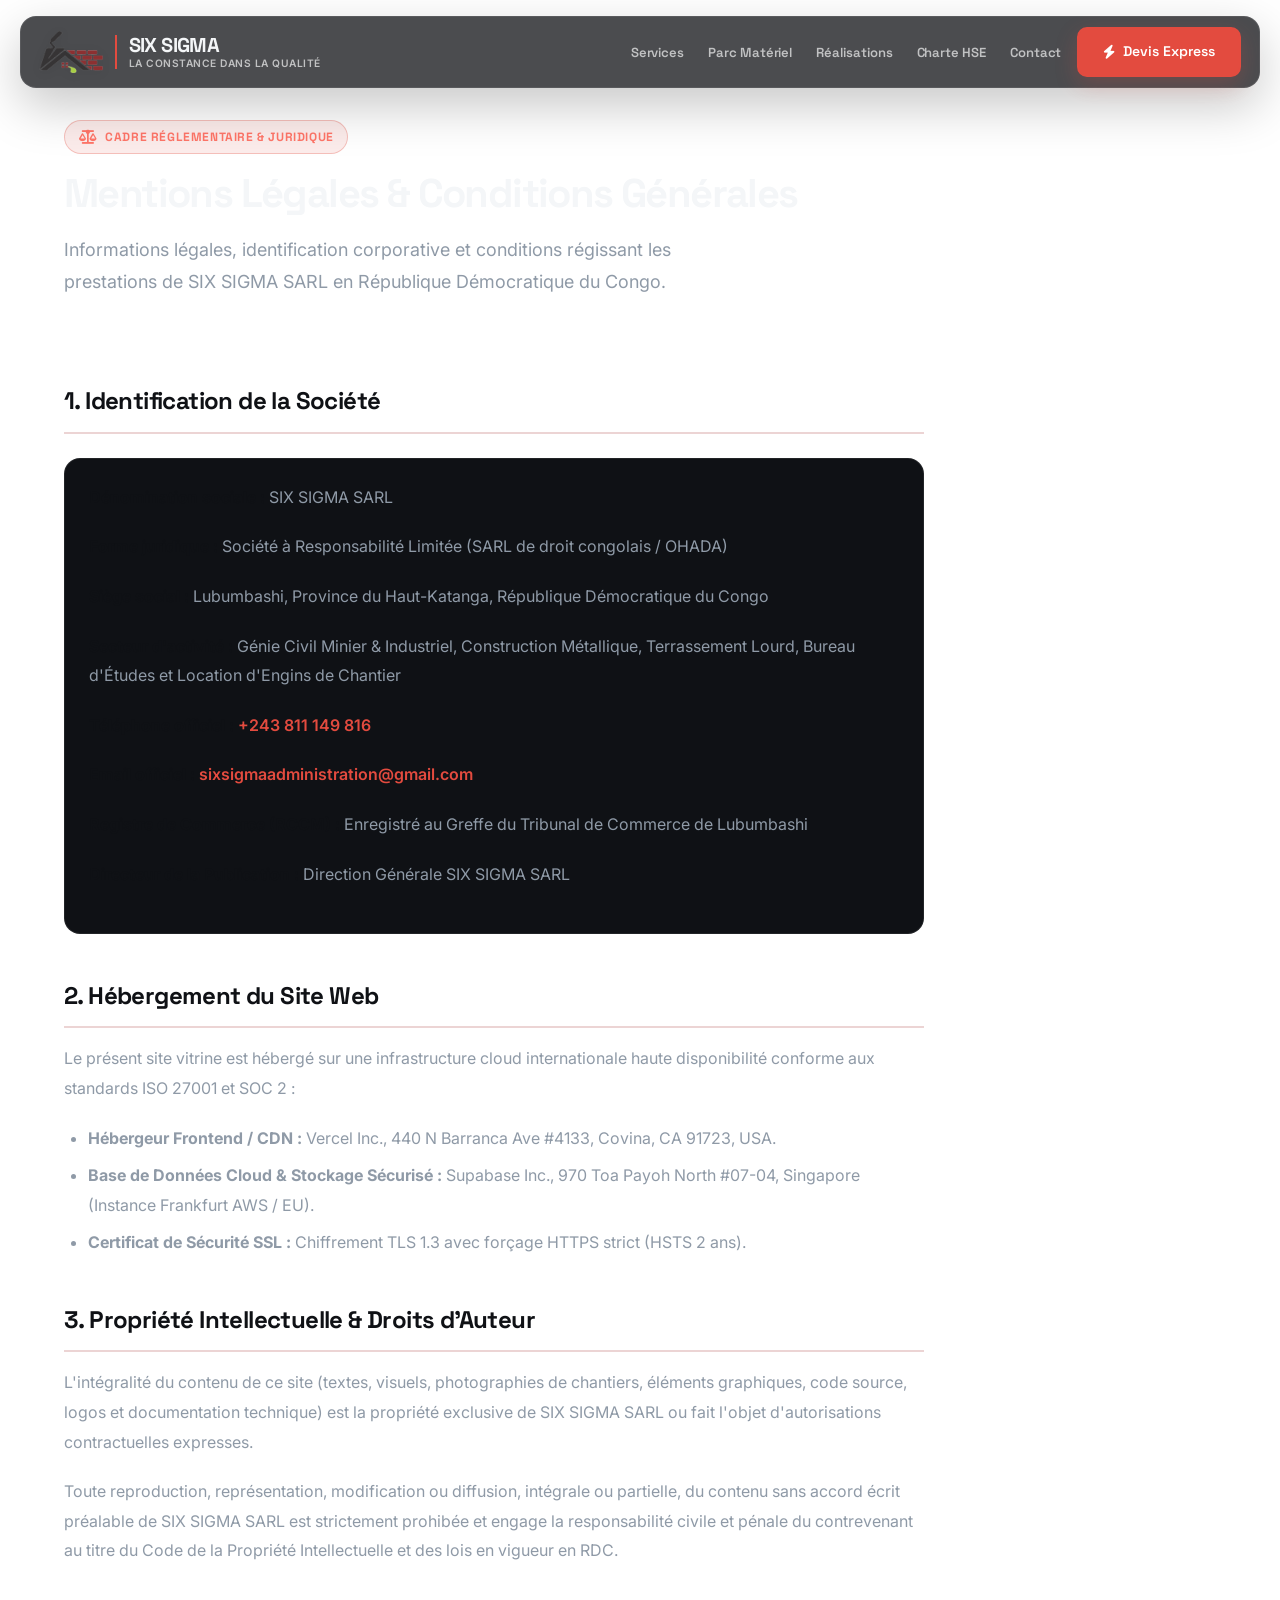
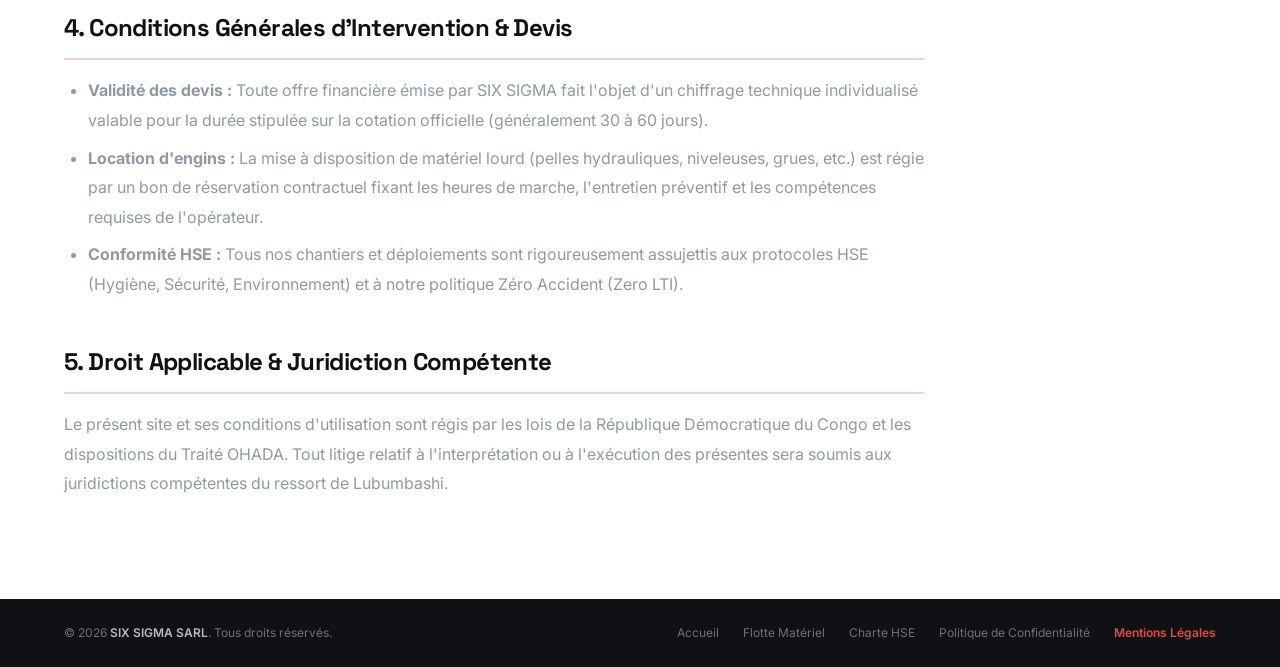
<file: mentions-legales.html>
<!DOCTYPE html>
<html lang="fr">
<head>
  <meta charset="UTF-8" />
  <meta name="viewport" content="width=device-width, initial-scale=1.0" />
  <meta name="description" content="Mentions légales et conditions d'utilisation — SIX SIGMA SARL, entreprise de Génie Civil et BTP en République Démocratique du Congo." />
  <title>Mentions Légales & Conditions Générales | SIX SIGMA SARL</title>
  <link rel="canonical" href="https://sixsigmaweb.vercel.app/mentions-legales" />
  <link rel="icon" type="image/png" href="favicon.png" />
  <link rel="alternate icon" href="favicon.ico" />
  <link rel="apple-touch-icon" href="apple-touch-icon.png" />
  <link rel="stylesheet" href="https://cdnjs.cloudflare.com/ajax/libs/font-awesome/6.5.1/css/all.min.css" />
  <link rel="preconnect" href="https://fonts.googleapis.com" />
  <link rel="preconnect" href="https://fonts.gstatic.com" crossorigin />
  <link href="https://fonts.googleapis.com/css2?family=Space+Grotesk:wght@500;600;700;800&family=Inter:wght@300;400;500;600;700&display=swap" rel="stylesheet" />
  <link rel="stylesheet" href="styles.css" />
  <style>
    .legal-page {
      padding: calc(var(--header-h) + 3rem) 0 5rem;
      background: var(--clr-white);
    }
    .legal-header {
      margin-bottom: 3rem;
      border-bottom: 1px solid var(--clr-border);
      padding-bottom: 2rem;
    }
    .legal-content {
      max-width: 860px;
      line-height: 1.85;
      color: var(--clr-text);
    }
    .legal-content h2 {
      font-family: var(--ff-heading);
      color: var(--clr-secondary);
      font-size: 1.5rem;
      margin: 2.5rem 0 1rem;
      padding-bottom: 0.5rem;
      border-bottom: 2px solid rgba(158, 42, 43, 0.2);
    }
    .legal-content p, .legal-content ul {
      margin-bottom: 1.25rem;
      color: var(--clr-text-muted);
    }
    .legal-content ul {
      padding-left: 1.5rem;
      list-style: disc;
    }
    .legal-content li {
      margin-bottom: 0.5rem;
    }
    .legal-card {
      background: var(--clr-bg);
      border: 1px solid var(--clr-border);
      border-radius: var(--radius-md);
      padding: 1.5rem;
      margin: 1.5rem 0;
    }
    .legal-card strong {
      color: var(--clr-secondary);
    }
  </style>
</head>
<body>
  <!-- HEADER -->
  <header class="header scrolled" id="top">
    <div class="header-accent-line"></div>
    <div class="container">
      <a href="index.html" class="logo">
        <img src="logo-icon.png" alt="SIX SIGMA" class="logo-img" width="50" height="33" />
        <div class="logo-text">
          <span class="logo-name">SIX SIGMA</span>
          <span class="logo-slogan">La constance dans la qualité</span>
        </div>
      </a>
      <nav class="nav">
        <ul class="nav-links">
          <li><a href="index.html#services" class="nav-link">Services</a></li>
          <li><a href="parc-materiel.html" class="nav-link">Parc Matériel</a></li>
          <li><a href="index.html#realisations" class="nav-link">Réalisations</a></li>
          <li><a href="hse.html" class="nav-link">Charte HSE</a></li>
          <li><a href="index.html#contact" class="nav-link">Contact</a></li>
        </ul>
        <a href="index.html#contact" class="btn btn-primary">
          <i class="fa-solid fa-bolt"></i>
          <span>Devis Express</span>
        </a>
      </nav>
      <button class="mobile-toggle" aria-label="Ouvrir le menu">
        <i class="fa-solid fa-bars"></i>
      </button>
    </div>
  </header>

  <!-- CONTENU LÉGAL -->
  <main class="legal-page">
    <div class="container">
      <div class="legal-header">
        <div class="section-label">
          <i class="fa-solid fa-scale-balanced"></i>
          Cadre Réglementaire & Juridique
        </div>
        <h1 class="section-title">Mentions Légales &amp; Conditions Générales</h1>
        <p class="section-subtitle">
          Informations légales, identification corporative et conditions régissant les prestations de SIX SIGMA SARL en République Démocratique du Congo.
        </p>
      </div>

      <div class="legal-content">
        <h2>1. Identification de la Société</h2>
        <div class="legal-card">
          <p><strong>Dénomination sociale :</strong> SIX SIGMA SARL</p>
          <p><strong>Forme juridique :</strong> Société à Responsabilité Limitée (SARL de droit congolais / OHADA)</p>
          <p><strong>Siège social :</strong> Lubumbashi, Province du Haut-Katanga, République Démocratique du Congo</p>
          <p><strong>Secteur d'activité :</strong> Génie Civil Minier &amp; Industriel, Construction Métallique, Terrassement Lourd, Bureau d'Études et Location d'Engins de Chantier</p>
          <p><strong>Téléphone officiel :</strong> <a href="tel:+243811149816" style="color: var(--clr-primary); font-weight: 600;">+243 811 149 816</a></p>
          <p><strong>Email officiel :</strong> <a href="mailto:sixsigmaadministration@gmail.com" style="color: var(--clr-primary); font-weight: 600;">sixsigmaadministration@gmail.com</a></p>
          <p><strong>Registre de Commerce (RCCM) :</strong> Enregistré au Greffe du Tribunal de Commerce de Lubumbashi</p>
          <p><strong>Directeur de la Publication :</strong> Direction Générale SIX SIGMA SARL</p>
        </div>

        <h2>2. Hébergement du Site Web</h2>
        <p>
          Le présent site vitrine est hébergé sur une infrastructure cloud internationale haute disponibilité conforme aux standards ISO 27001 et SOC 2 :
        </p>
        <ul>
          <li><strong>Hébergeur Frontend / CDN :</strong> Vercel Inc., 440 N Barranca Ave #4133, Covina, CA 91723, USA.</li>
          <li><strong>Base de Données Cloud &amp; Stockage Sécurisé :</strong> Supabase Inc., 970 Toa Payoh North #07-04, Singapore (Instance Frankfurt AWS / EU).</li>
          <li><strong>Certificat de Sécurité SSL :</strong> Chiffrement TLS 1.3 avec forçage HTTPS strict (HSTS 2 ans).</li>
        </ul>

        <h2>3. Propriété Intellectuelle &amp; Droits d'Auteur</h2>
        <p>
          L'intégralité du contenu de ce site (textes, visuels, photographies de chantiers, éléments graphiques, code source, logos et documentation technique) est la propriété exclusive de SIX SIGMA SARL ou fait l'objet d'autorisations contractuelles expresses.
        </p>
        <p>
          Toute reproduction, représentation, modification ou diffusion, intégrale ou partielle, du contenu sans accord écrit préalable de SIX SIGMA SARL est strictement prohibée et engage la responsabilité civile et pénale du contrevenant au titre du Code de la Propriété Intellectuelle et des lois en vigueur en RDC.
        </p>

        <h2>4. Conditions Générales d'Intervention &amp; Devis</h2>
        <ul>
          <li><strong>Validité des devis :</strong> Toute offre financière émise par SIX SIGMA fait l'objet d'un chiffrage technique individualisé valable pour la durée stipulée sur la cotation officielle (généralement 30 à 60 jours).</li>
          <li><strong>Location d'engins :</strong> La mise à disposition de matériel lourd (pelles hydrauliques, niveleuses, grues, etc.) est régie par un bon de réservation contractuel fixant les heures de marche, l'entretien préventif et les compétences requises de l'opérateur.</li>
          <li><strong>Conformité HSE :</strong> Tous nos chantiers et déploiements sont rigoureusement assujettis aux protocoles HSE (Hygiène, Sécurité, Environnement) et à notre politique Zéro Accident (Zero LTI).</li>
        </ul>

        <h2>5. Droit Applicable &amp; Juridiction Compétente</h2>
        <p>
          Le présent site et ses conditions d'utilisation sont régis par les lois de la République Démocratique du Congo et les dispositions du Traité OHADA. Tout litige relatif à l'interprétation ou à l'exécution des présentes sera soumis aux juridictions compétentes du ressort de Lubumbashi.
        </p>
      </div>
    </div>
  </main>

  <!-- FOOTER -->
  <footer class="footer">
    <div class="footer-bottom">
      <div class="container">
        <p class="footer-copy">
          &copy; 2026 <a href="index.html#top">SIX SIGMA SARL</a>. Tous droits réservés.
        </p>
        <div class="footer-bottom-links">
          <a href="index.html" class="footer-bottom-link">Accueil</a>
          <a href="parc-materiel.html" class="footer-bottom-link">Flotte Matériel</a>
          <a href="hse.html" class="footer-bottom-link">Charte HSE</a>
          <a href="politique-confidentialite.html" class="footer-bottom-link">Politique de Confidentialité</a>
          <a href="mentions-legales.html" class="footer-bottom-link" style="color: var(--clr-primary); font-weight: 600;">Mentions Légales</a>
        </div>
      </div>
    </div>
  </footer>
</body>
</html>
</file>
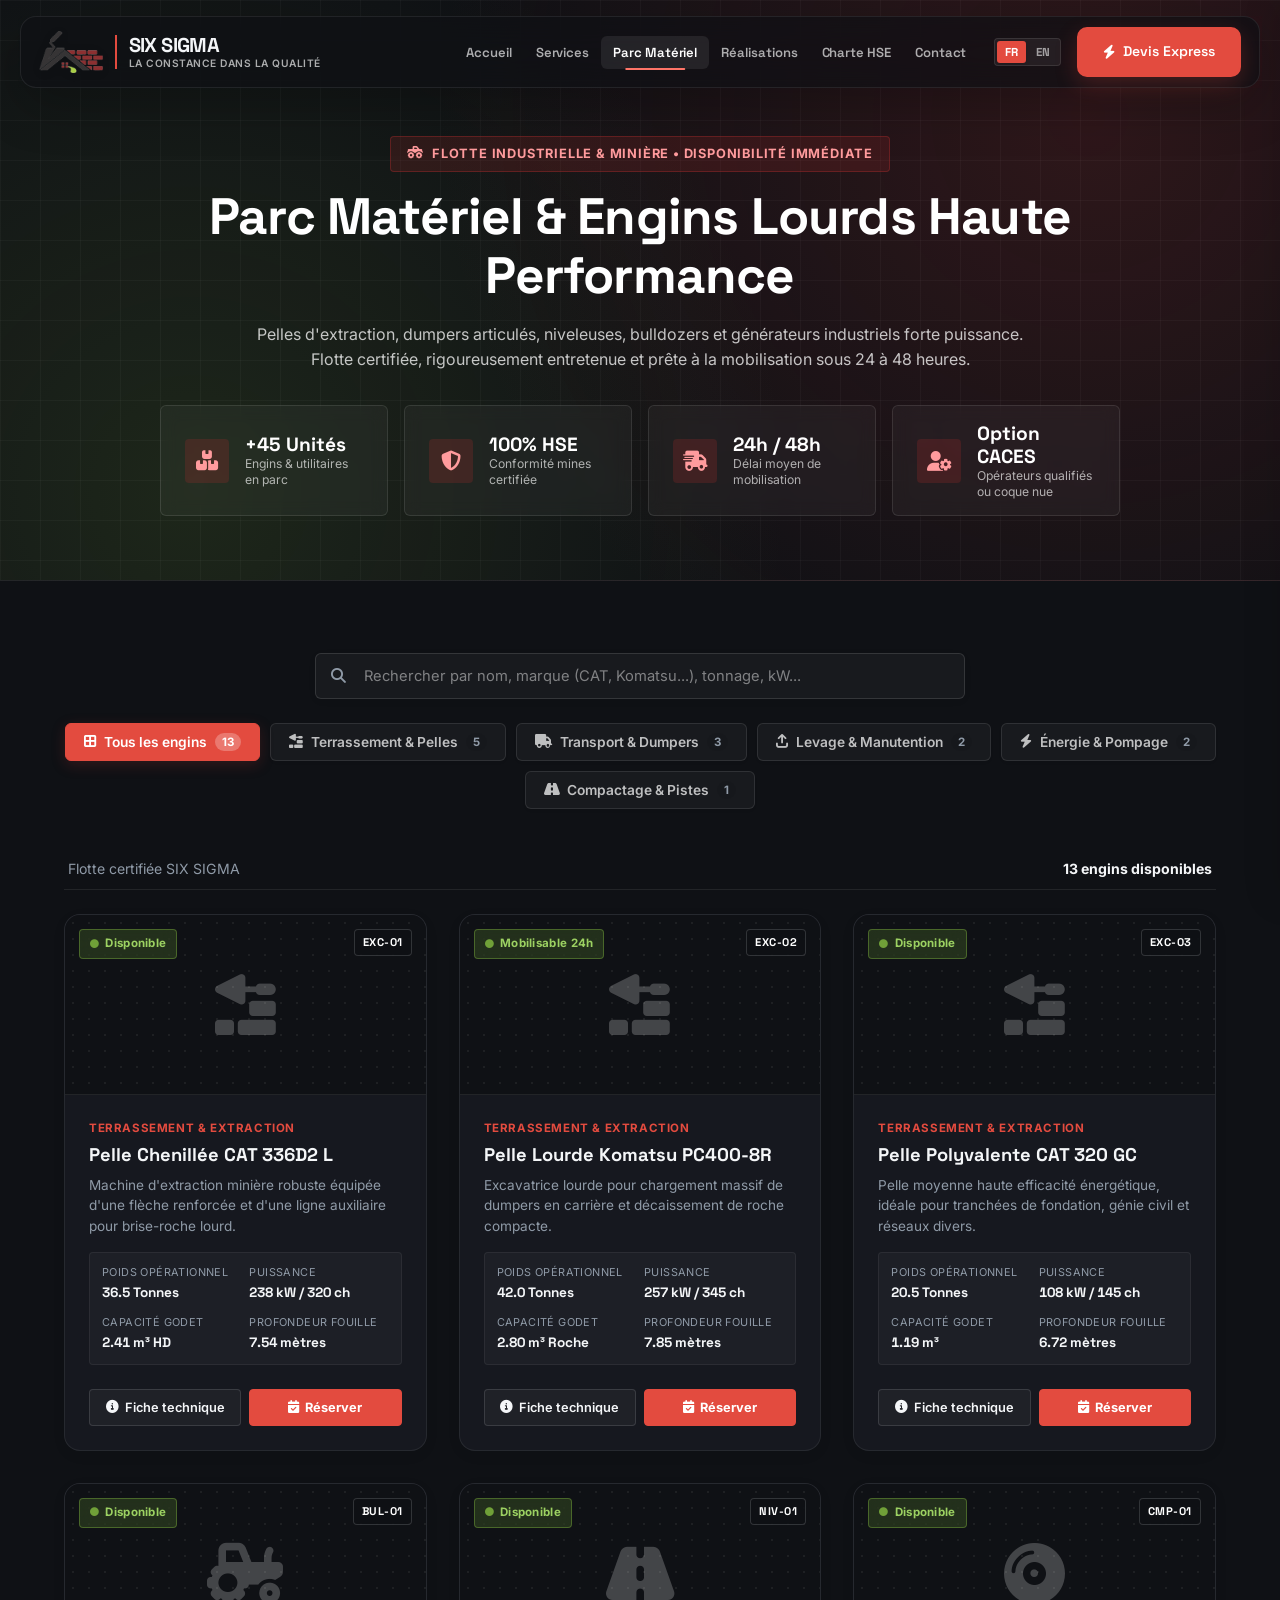
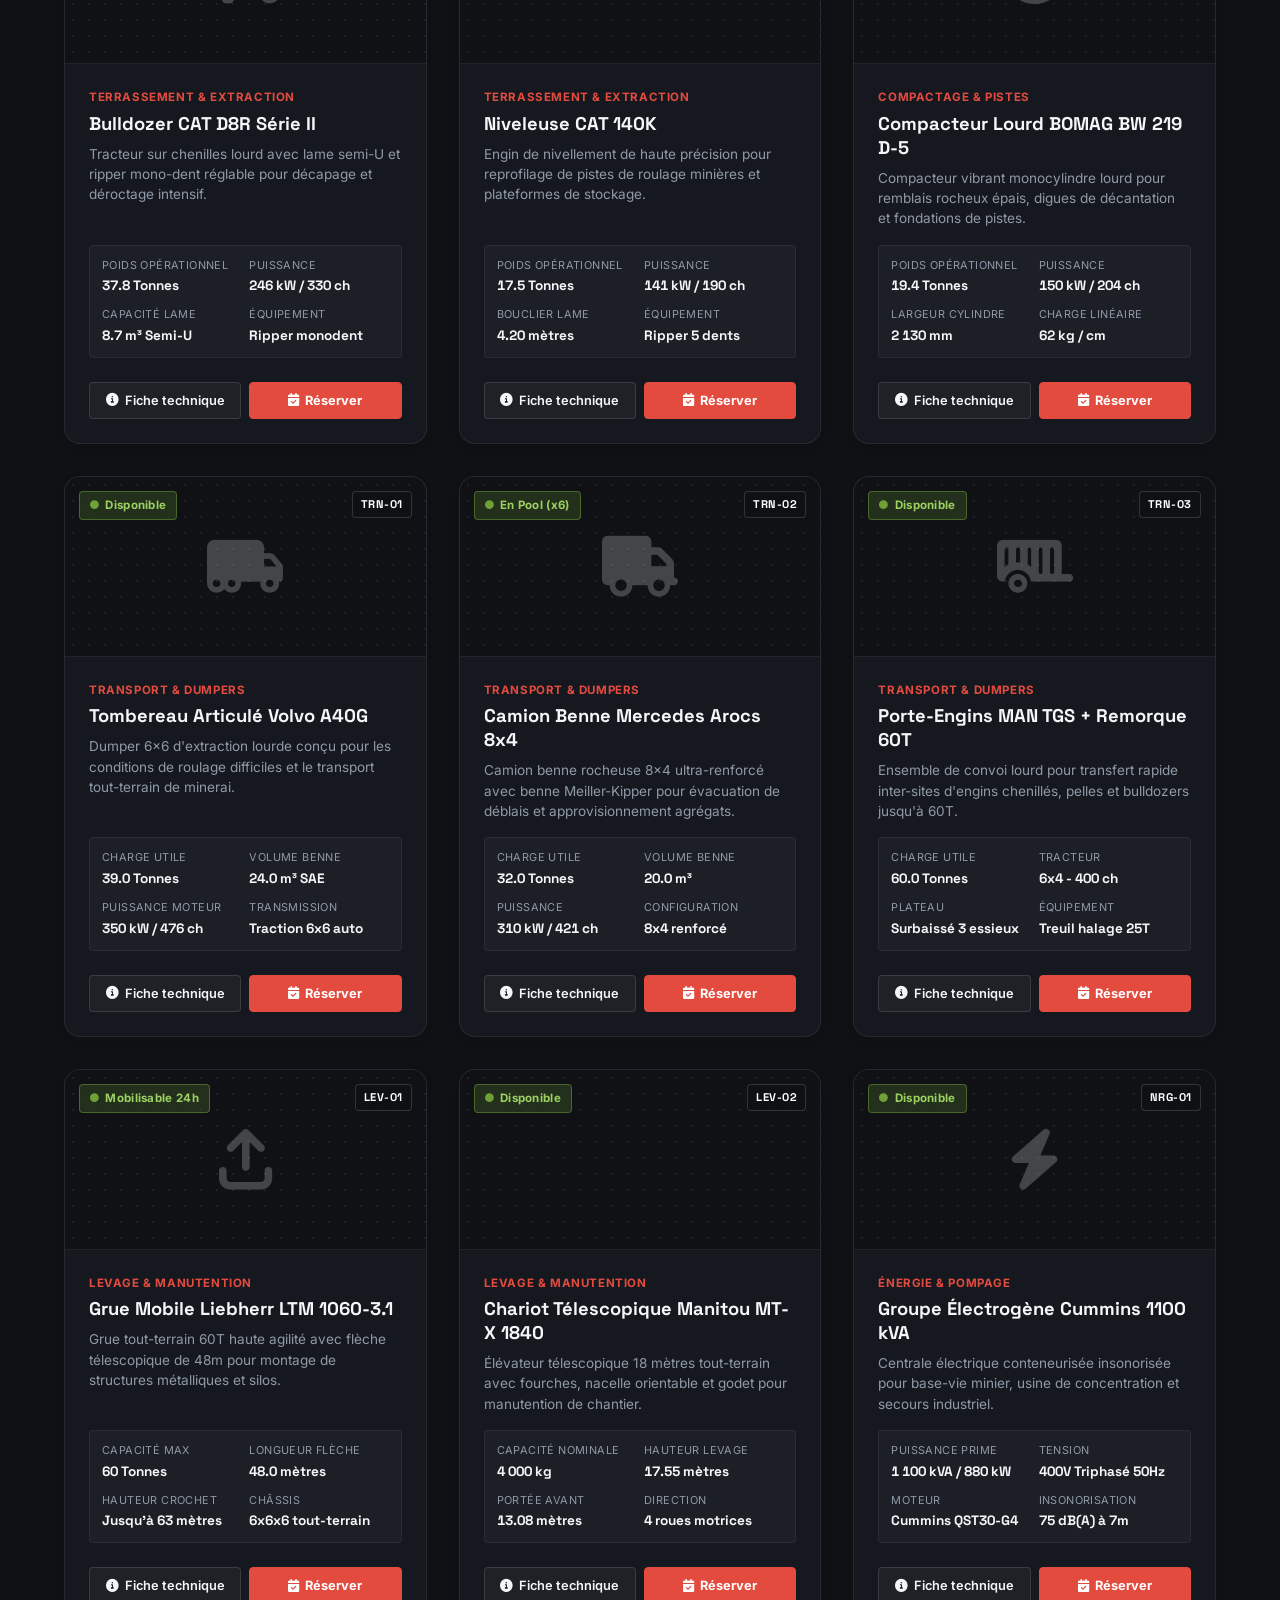
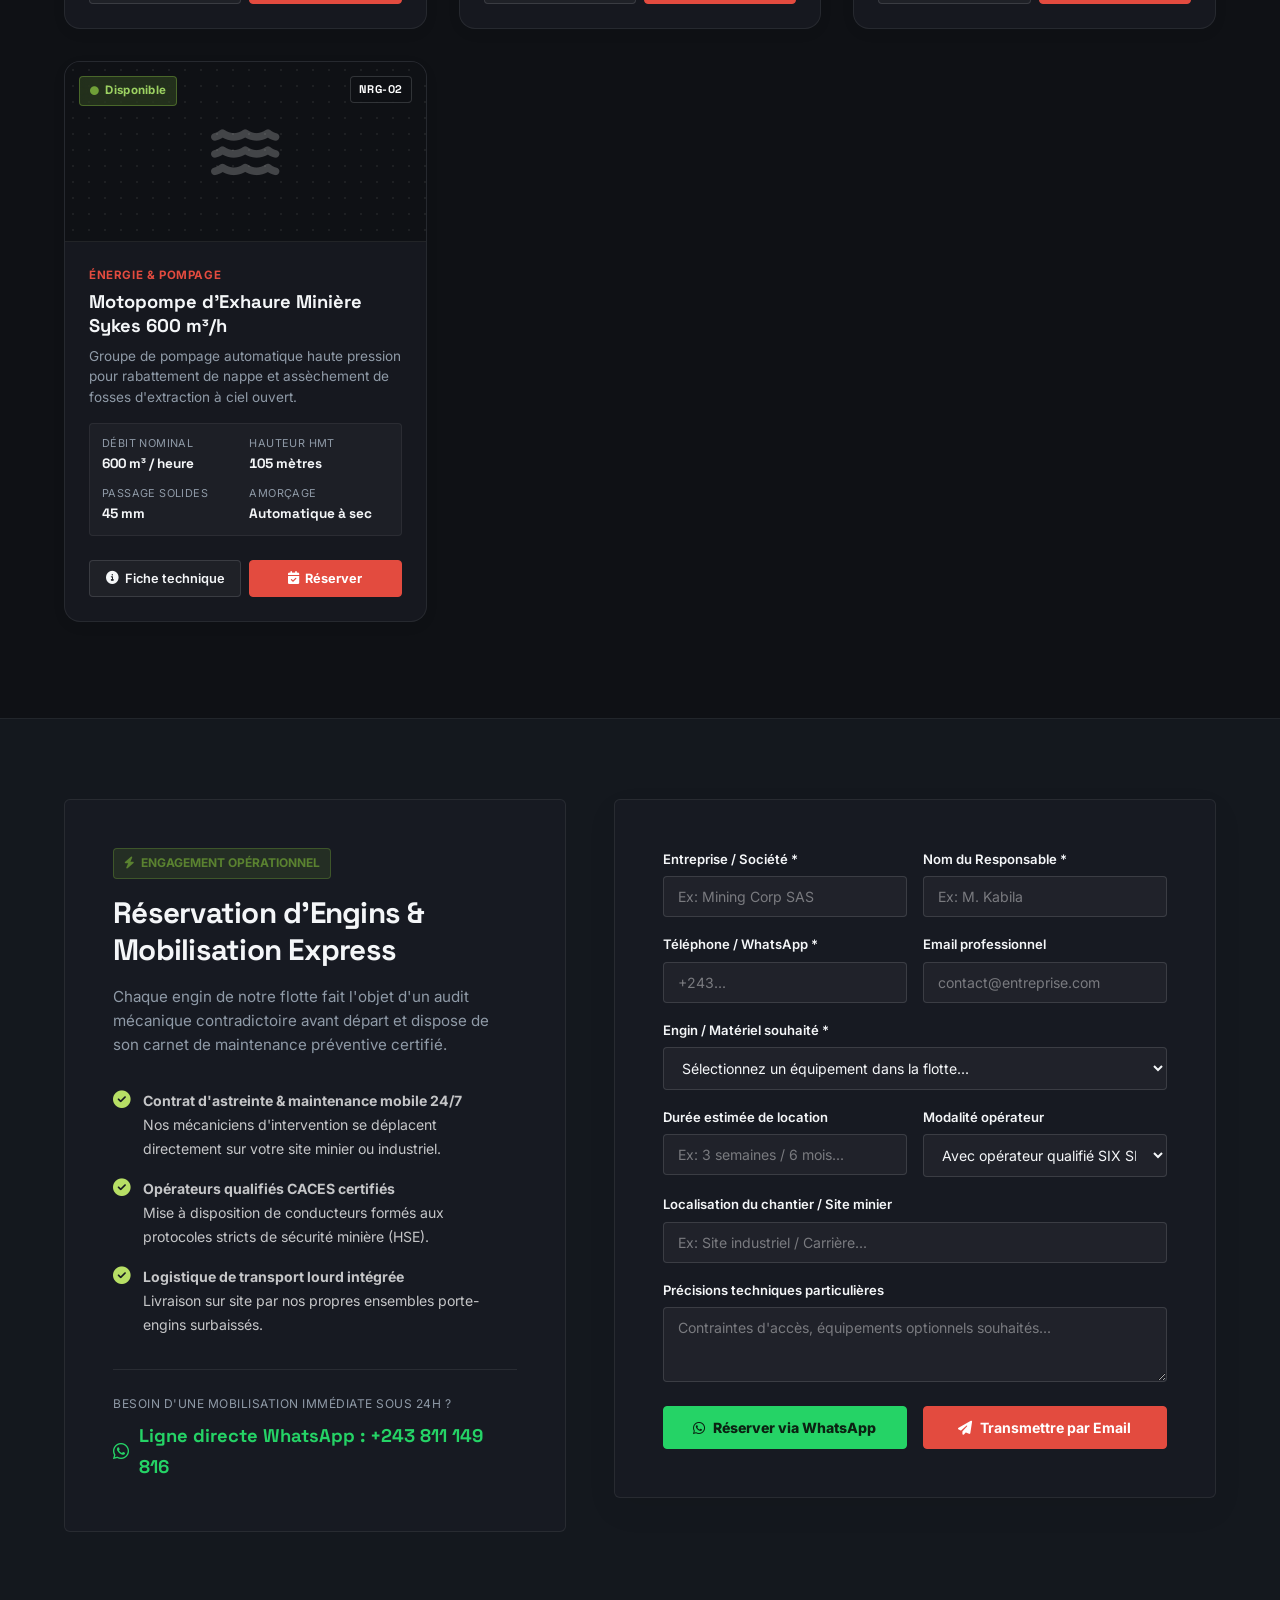
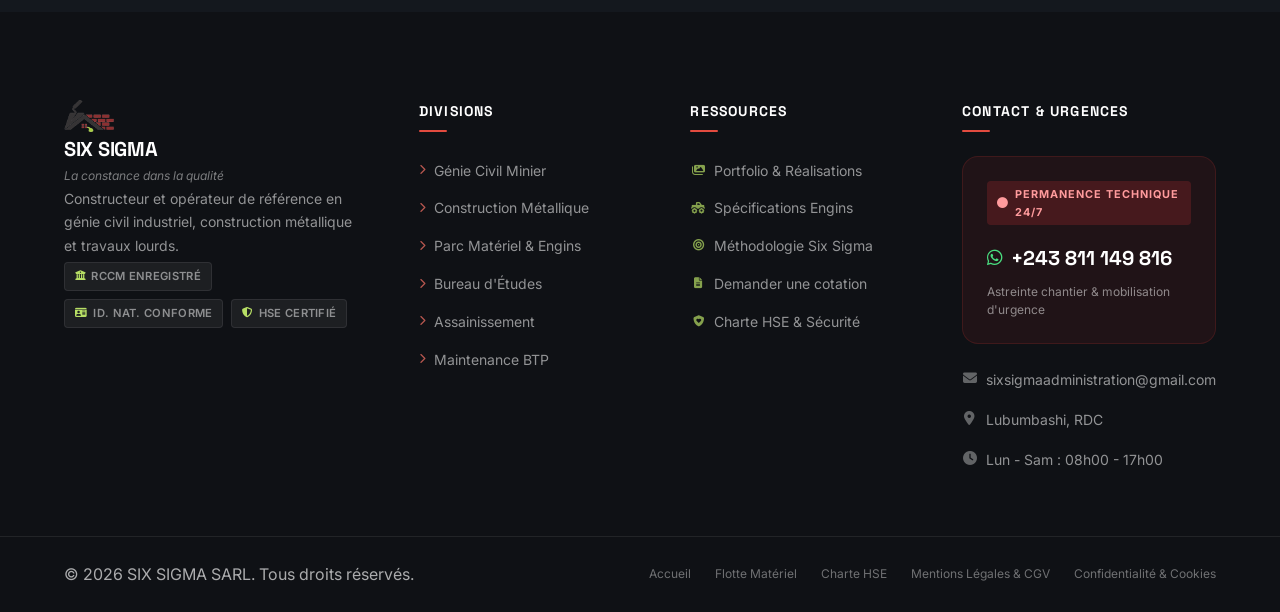
<file: parc-materiel.html>
<!DOCTYPE html>
<html lang="fr">
<head>
  <meta charset="UTF-8" />
  <meta name="viewport" content="width=device-width, initial-scale=1.0" />
  <title>Parc Matériel & Engins Lourds | SIX SIGMA — Disponibilité & Location Minière</title>
  <meta
    name="description"
    content="Découvrez le parc matériel et la flotte d'engins lourds de SIX SIGMA : pelles d'extraction 20T à 45T, dumpers articulés, bulldozers D8, niveleuses, grues 60T et groupes électrogènes 1100 kVA. Mobilisation rapide 24/48h."
  />
  <meta name="keywords" content="location engins miniers, pelle hydraulique CAT, tombereau articulé Volvo, bulldozer D8, grue mobile Liebherr, groupe électrogène industriel, matériel BTP" />
  <meta name="author" content="SIX SIGMA" />

  <!-- Open Graph -->
  <meta property="og:title" content="Parc Matériel & Engins Lourds | SIX SIGMA" />
  <meta property="og:description" content="Catalogue complet de notre flotte d'engins lourds certifiés pour projets miniers et industriels. Disponibilité immédiate et opérateurs qualifiés." />
  <meta property="og:image" content="https://sixsigmaweb.vercel.app/logo.jpg" />
  <meta property="og:type" content="website" />

  <link rel="canonical" href="https://sixsigmaweb.vercel.app/parc-materiel" />

  <!-- Favicon -->
  <link rel="icon" type="image/png" href="favicon.png" />
  <link rel="alternate icon" href="favicon.ico" />
  <link rel="apple-touch-icon" href="apple-touch-icon.png" />

  <!-- Fonts -->
  <link rel="preconnect" href="https://fonts.googleapis.com" />
  <link rel="preconnect" href="https://fonts.gstatic.com" crossorigin />
  <link href="https://fonts.googleapis.com/css2?family=Space+Grotesk:wght@500;600;700;800&family=Inter:wght@300;400;500;600;700&display=swap" rel="stylesheet" />

  <!-- FontAwesome -->
  <link
    rel="stylesheet"
    href="https://cdnjs.cloudflare.com/ajax/libs/font-awesome/6.5.1/css/all.min.css"
    integrity="sha512-DTOQO9RWCH3ppGqcWaEA1BIZOC6xxalwEsw9c2QQeAIftl+Vegovlnee1c9QX4TctnWMn13TZye+giMm8e2LwA=="
    crossorigin="anonymous"
    referrerpolicy="no-referrer"
  />

  <!-- Stylesheets -->
  <link rel="stylesheet" href="styles.css" />
  <link rel="stylesheet" href="parc-materiel.css" />
</head>
<body>
  <!-- ═══════════════════════════════════════
       HEADER
       ═══════════════════════════════════════ -->
  <header class="header" id="top">
    <div class="header-accent-line"></div>
    <div class="container">
      <!-- Logo Lockup -->
      <a href="index.html" class="logo">
        <img src="logo-icon.png" alt="SIX SIGMA" class="logo-img" width="50" height="33" />
        <div class="logo-text">
          <span class="logo-name">SIX SIGMA</span>
          <span class="logo-slogan">La constance dans la qualité</span>
        </div>
      </a>

      <!-- Desktop Nav -->
      <nav class="nav">
        <ul class="nav-links">
          <li><a href="index.html" class="nav-link" data-i18n="nav_home">Accueil</a></li>
          <li><a href="index.html#services" class="nav-link" data-i18n="nav_services">Services</a></li>
          <li><a href="parc-materiel.html" class="nav-link active" data-i18n="nav_fleet">Parc Matériel</a></li>
          <li><a href="index.html#realisations" class="nav-link" data-i18n="nav_projects">Réalisations</a></li>
          <li><a href="hse.html" class="nav-link" data-i18n="nav_hse">Charte HSE</a></li>
          <li><a href="index.html#contact" class="nav-link" data-i18n="nav_contact">Contact</a></li>
        </ul>

        <!-- Sélecteur de Langue -->
        <div class="lang-switch" aria-label="Sélecteur de langue">
          <button class="lang-btn active" data-lang="fr">FR</button>
          <button class="lang-btn" data-lang="en">EN</button>
        </div>

        <a href="#reservation" class="btn btn-primary nav-cta">
          <i class="fa-solid fa-bolt"></i>
          <span data-i18n="nav_quote_btn">Réserver un engin</span>
        </a>
      </nav>

      <!-- Mobile Toggle -->
      <button class="mobile-toggle" aria-label="Ouvrir le menu">
        <span class="hamburger-line"></span>
        <span class="hamburger-line"></span>
        <span class="hamburger-line"></span>
      </button>
    </div>
  </header>

  <!-- Mobile Menu -->
  <div class="mobile-overlay"></div>
  <div class="mobile-menu">
    <div class="mobile-menu-header">
      <div class="logo">
        <img src="logo-icon.png" alt="SIX SIGMA" class="logo-img" width="50" height="33" />
        <div class="logo-text">
          <span class="logo-name">SIX SIGMA</span>
          <span class="logo-slogan">La constance dans la qualité</span>
        </div>
      </div>
      <button class="mobile-menu-close" aria-label="Fermer le menu">
        <i class="fa-solid fa-xmark"></i>
      </button>
    </div>

    <div style="display: flex; justify-content: flex-start; padding: 0 var(--sp-lg); margin-bottom: var(--sp-md);">
      <div class="lang-switch">
        <button class="lang-btn active" data-lang="fr">FR</button>
        <button class="lang-btn" data-lang="en">EN</button>
      </div>
    </div>

    <nav class="mobile-menu-links">
      <a href="index.html" class="nav-link" data-i18n="nav_home">Accueil</a>
      <a href="index.html#services" class="nav-link" data-i18n="nav_services">Services</a>
      <a href="parc-materiel.html" class="nav-link active" data-i18n="nav_fleet">Parc Matériel</a>
      <a href="index.html#realisations" class="nav-link" data-i18n="nav_projects">Réalisations</a>
      <a href="hse.html" class="nav-link" data-i18n="nav_hse">Charte HSE</a>
      <a href="index.html#contact" class="nav-link" data-i18n="nav_contact">Contact</a>
    </nav>
    <a href="#reservation" class="btn btn-primary btn-lg" style="margin-top: auto;">
      <i class="fa-solid fa-bolt"></i>
      <span data-i18n="nav_quote_btn">Réserver un engin</span>
    </a>
  </div>

  <main>
    <!-- ═══════════════════════════════════════
         HERO SECTION — PARC MATÉRIEL
         ═══════════════════════════════════════ -->
    <section class="fleet-hero">
      <div class="container">
        <div class="fleet-hero-content">
          <div class="fleet-hero-badge">
            <i class="fa-solid fa-truck-monster"></i>
            <span data-i18n="fleet_hero_badge">Flotte Industrielle &amp; Minière • Disponibilité Immédiate</span>
          </div>
          <h1 class="fleet-hero-title" data-i18n="fleet_hero_title">
            Parc Matériel &amp; Engins Lourds Haute Performance
          </h1>
          <p class="fleet-hero-subtitle" data-i18n="fleet_hero_subtitle">
            Pelles d'extraction, dumpers articulés, niveleuses, bulldozers et générateurs industriels forte puissance. Flotte certifiée, rigoureusement entretenue et prête à la mobilisation sous 24 à 48 heures.
          </p>

          <!-- Trust Bar -->
          <div class="fleet-trust-bar">
            <div class="fleet-trust-card">
              <div class="fleet-trust-icon">
                <i class="fa-solid fa-boxes-stacked"></i>
              </div>
              <div class="fleet-trust-text">
                <div class="fleet-trust-val">+45 Unités</div>
                <div class="fleet-trust-lbl">Engins & utilitaires en parc</div>
              </div>
            </div>

            <div class="fleet-trust-card">
              <div class="fleet-trust-icon">
                <i class="fa-solid fa-shield-halved"></i>
              </div>
              <div class="fleet-trust-text">
                <div class="fleet-trust-val">100% HSE</div>
                <div class="fleet-trust-lbl">Conformité mines certifiée</div>
              </div>
            </div>

            <div class="fleet-trust-card">
              <div class="fleet-trust-icon">
                <i class="fa-solid fa-truck-fast"></i>
              </div>
              <div class="fleet-trust-text">
                <div class="fleet-trust-val">24h / 48h</div>
                <div class="fleet-trust-lbl">Délai moyen de mobilisation</div>
              </div>
            </div>

            <div class="fleet-trust-card">
              <div class="fleet-trust-icon">
                <i class="fa-solid fa-user-gear"></i>
              </div>
              <div class="fleet-trust-text">
                <div class="fleet-trust-val">Option CACES</div>
                <div class="fleet-trust-lbl">Opérateurs qualifiés ou coque nue</div>
              </div>
            </div>
          </div>
        </div>
      </div>
    </section>

    <!-- ═══════════════════════════════════════
         CATALOGUE INTERACTIF DES ENGINS
         ═══════════════════════════════════════ -->
    <section class="fleet-catalog-section" id="catalogue">
      <div class="container">
        <!-- Controls: Search & Tabs -->
        <div class="fleet-controls-wrapper">
          <!-- Search Bar -->
          <div class="fleet-search-container">
            <div class="fleet-search-box">
              <i class="fa-solid fa-magnifying-glass"></i>
              <input
                type="text"
                id="fleet-search"
                class="fleet-search-input"
                placeholder="Rechercher par nom, marque (CAT, Komatsu...), tonnage, kW..."
                autocomplete="off"
              />
              <button id="fleet-search-clear" class="fleet-search-clear" aria-label="Effacer">
                <i class="fa-solid fa-xmark"></i>
              </button>
            </div>
          </div>

          <!-- Filter Tabs -->
          <div class="fleet-tabs-row">
            <button class="fleet-tab active" data-filter="all">
              <i class="fa-solid fa-border-all"></i>
              Tous les engins
              <span class="fleet-tab-count">13</span>
            </button>
            <button class="fleet-tab" data-filter="terrassement">
              <i class="fa-solid fa-trowel-bricks"></i>
              Terrassement & Pelles
              <span class="fleet-tab-count">5</span>
            </button>
            <button class="fleet-tab" data-filter="transport">
              <i class="fa-solid fa-truck"></i>
              Transport & Dumpers
              <span class="fleet-tab-count">3</span>
            </button>
            <button class="fleet-tab" data-filter="levage">
              <i class="fa-solid fa-arrow-up-from-bracket"></i>
              Levage & Manutention
              <span class="fleet-tab-count">2</span>
            </button>
            <button class="fleet-tab" data-filter="energie">
              <i class="fa-solid fa-bolt"></i>
              Énergie & Pompage
              <span class="fleet-tab-count">2</span>
            </button>
            <button class="fleet-tab" data-filter="compactage">
              <i class="fa-solid fa-road"></i>
              Compactage & Pistes
              <span class="fleet-tab-count">1</span>
            </button>
          </div>
        </div>

        <!-- Results Info Bar -->
        <div class="fleet-results-info">
          <span>Flotte certifiée SIX SIGMA</span>
          <span id="results-count" class="fleet-results-count">13 engins disponibles</span>
        </div>

        <!-- Fleet Grid -->
        <div class="fleet-grid" id="fleet-grid">
          
          <!-- Machine 1: CAT 336D2 L -->
          <article class="machine-card" data-category="terrassement" data-machine-id="cat-336d2l">
            <div class="machine-visual">
              <div class="machine-visual-pattern"></div>
              <i class="fa-solid fa-trowel-bricks machine-icon-large"></i>
              <span class="machine-status-badge available">
                <i class="fa-solid fa-circle"></i> Disponible
              </span>
              <span class="machine-ref-badge">EXC-01</span>
            </div>
            <div class="machine-body">
              <span class="machine-cat-tag">Terrassement & Extraction</span>
              <h3 class="machine-title">Pelle Chenillée CAT 336D2 L</h3>
              <p class="machine-desc">
                Machine d'extraction minière robuste équipée d'une flèche renforcée et d'une ligne auxiliaire pour brise-roche lourd.
              </p>
              <div class="machine-specs-grid">
                <div class="machine-spec-item">
                  <span class="machine-spec-label">Poids Opérationnel</span>
                  <span class="machine-spec-value">36.5 Tonnes</span>
                </div>
                <div class="machine-spec-item">
                  <span class="machine-spec-label">Puissance</span>
                  <span class="machine-spec-value">238 kW / 320 ch</span>
                </div>
                <div class="machine-spec-item">
                  <span class="machine-spec-label">Capacité Godet</span>
                  <span class="machine-spec-value">2.41 m³ HD</span>
                </div>
                <div class="machine-spec-item">
                  <span class="machine-spec-label">Profondeur Fouille</span>
                  <span class="machine-spec-value">7.54 mètres</span>
                </div>
              </div>
              <div class="machine-actions">
                <button class="btn-machine-detail">
                  <i class="fa-solid fa-circle-info"></i> Fiche technique
                </button>
                <button class="btn-machine-reserve">
                  <i class="fa-solid fa-calendar-check"></i> Réserver
                </button>
              </div>
            </div>
          </article>

          <!-- Machine 2: Komatsu PC400-8R -->
          <article class="machine-card" data-category="terrassement" data-machine-id="komatsu-pc400">
            <div class="machine-visual">
              <div class="machine-visual-pattern"></div>
              <i class="fa-solid fa-trowel-bricks machine-icon-large"></i>
              <span class="machine-status-badge available">
                <i class="fa-solid fa-circle"></i> Mobilisable 24h
              </span>
              <span class="machine-ref-badge">EXC-02</span>
            </div>
            <div class="machine-body">
              <span class="machine-cat-tag">Terrassement & Extraction</span>
              <h3 class="machine-title">Pelle Lourde Komatsu PC400-8R</h3>
              <p class="machine-desc">
                Excavatrice lourde pour chargement massif de dumpers en carrière et décaissement de roche compacte.
              </p>
              <div class="machine-specs-grid">
                <div class="machine-spec-item">
                  <span class="machine-spec-label">Poids Opérationnel</span>
                  <span class="machine-spec-value">42.0 Tonnes</span>
                </div>
                <div class="machine-spec-item">
                  <span class="machine-spec-label">Puissance</span>
                  <span class="machine-spec-value">257 kW / 345 ch</span>
                </div>
                <div class="machine-spec-item">
                  <span class="machine-spec-label">Capacité Godet</span>
                  <span class="machine-spec-value">2.80 m³ Roche</span>
                </div>
                <div class="machine-spec-item">
                  <span class="machine-spec-label">Profondeur Fouille</span>
                  <span class="machine-spec-value">7.85 mètres</span>
                </div>
              </div>
              <div class="machine-actions">
                <button class="btn-machine-detail">
                  <i class="fa-solid fa-circle-info"></i> Fiche technique
                </button>
                <button class="btn-machine-reserve">
                  <i class="fa-solid fa-calendar-check"></i> Réserver
                </button>
              </div>
            </div>
          </article>

          <!-- Machine 3: CAT 320 GC -->
          <article class="machine-card" data-category="terrassement" data-machine-id="cat-320gc">
            <div class="machine-visual">
              <div class="machine-visual-pattern"></div>
              <i class="fa-solid fa-trowel-bricks machine-icon-large"></i>
              <span class="machine-status-badge available">
                <i class="fa-solid fa-circle"></i> Disponible
              </span>
              <span class="machine-ref-badge">EXC-03</span>
            </div>
            <div class="machine-body">
              <span class="machine-cat-tag">Terrassement & Extraction</span>
              <h3 class="machine-title">Pelle Polyvalente CAT 320 GC</h3>
              <p class="machine-desc">
                Pelle moyenne haute efficacité énergétique, idéale pour tranchées de fondation, génie civil et réseaux divers.
              </p>
              <div class="machine-specs-grid">
                <div class="machine-spec-item">
                  <span class="machine-spec-label">Poids Opérationnel</span>
                  <span class="machine-spec-value">20.5 Tonnes</span>
                </div>
                <div class="machine-spec-item">
                  <span class="machine-spec-label">Puissance</span>
                  <span class="machine-spec-value">108 kW / 145 ch</span>
                </div>
                <div class="machine-spec-item">
                  <span class="machine-spec-label">Capacité Godet</span>
                  <span class="machine-spec-value">1.19 m³</span>
                </div>
                <div class="machine-spec-item">
                  <span class="machine-spec-label">Profondeur Fouille</span>
                  <span class="machine-spec-value">6.72 mètres</span>
                </div>
              </div>
              <div class="machine-actions">
                <button class="btn-machine-detail">
                  <i class="fa-solid fa-circle-info"></i> Fiche technique
                </button>
                <button class="btn-machine-reserve">
                  <i class="fa-solid fa-calendar-check"></i> Réserver
                </button>
              </div>
            </div>
          </article>

          <!-- Machine 4: CAT D8R Série II -->
          <article class="machine-card" data-category="terrassement" data-machine-id="cat-d8r">
            <div class="machine-visual">
              <div class="machine-visual-pattern"></div>
              <i class="fa-solid fa-tractor machine-icon-large"></i>
              <span class="machine-status-badge available">
                <i class="fa-solid fa-circle"></i> Disponible
              </span>
              <span class="machine-ref-badge">BUL-01</span>
            </div>
            <div class="machine-body">
              <span class="machine-cat-tag">Terrassement & Extraction</span>
              <h3 class="machine-title">Bulldozer CAT D8R Série II</h3>
              <p class="machine-desc">
                Tracteur sur chenilles lourd avec lame semi-U et ripper mono-dent réglable pour décapage et déroctage intensif.
              </p>
              <div class="machine-specs-grid">
                <div class="machine-spec-item">
                  <span class="machine-spec-label">Poids Opérationnel</span>
                  <span class="machine-spec-value">37.8 Tonnes</span>
                </div>
                <div class="machine-spec-item">
                  <span class="machine-spec-label">Puissance</span>
                  <span class="machine-spec-value">246 kW / 330 ch</span>
                </div>
                <div class="machine-spec-item">
                  <span class="machine-spec-label">Capacité Lame</span>
                  <span class="machine-spec-value">8.7 m³ Semi-U</span>
                </div>
                <div class="machine-spec-item">
                  <span class="machine-spec-label">Équipement</span>
                  <span class="machine-spec-value">Ripper monodent</span>
                </div>
              </div>
              <div class="machine-actions">
                <button class="btn-machine-detail">
                  <i class="fa-solid fa-circle-info"></i> Fiche technique
                </button>
                <button class="btn-machine-reserve">
                  <i class="fa-solid fa-calendar-check"></i> Réserver
                </button>
              </div>
            </div>
          </article>

          <!-- Machine 5: CAT 140K -->
          <article class="machine-card" data-category="terrassement" data-machine-id="cat-140k">
            <div class="machine-visual">
              <div class="machine-visual-pattern"></div>
              <i class="fa-solid fa-road machine-icon-large"></i>
              <span class="machine-status-badge available">
                <i class="fa-solid fa-circle"></i> Disponible
              </span>
              <span class="machine-ref-badge">NIV-01</span>
            </div>
            <div class="machine-body">
              <span class="machine-cat-tag">Terrassement & Extraction</span>
              <h3 class="machine-title">Niveleuse CAT 140K</h3>
              <p class="machine-desc">
                Engin de nivellement de haute précision pour reprofilage de pistes de roulage minières et plateformes de stockage.
              </p>
              <div class="machine-specs-grid">
                <div class="machine-spec-item">
                  <span class="machine-spec-label">Poids Opérationnel</span>
                  <span class="machine-spec-value">17.5 Tonnes</span>
                </div>
                <div class="machine-spec-item">
                  <span class="machine-spec-label">Puissance</span>
                  <span class="machine-spec-value">141 kW / 190 ch</span>
                </div>
                <div class="machine-spec-item">
                  <span class="machine-spec-label">Bouclier Lame</span>
                  <span class="machine-spec-value">4.20 mètres</span>
                </div>
                <div class="machine-spec-item">
                  <span class="machine-spec-label">Équipement</span>
                  <span class="machine-spec-value">Ripper 5 dents</span>
                </div>
              </div>
              <div class="machine-actions">
                <button class="btn-machine-detail">
                  <i class="fa-solid fa-circle-info"></i> Fiche technique
                </button>
                <button class="btn-machine-reserve">
                  <i class="fa-solid fa-calendar-check"></i> Réserver
                </button>
              </div>
            </div>
          </article>

          <!-- Machine 6: Bomag BW 219 D-5 -->
          <article class="machine-card" data-category="compactage" data-machine-id="bomag-bw219">
            <div class="machine-visual">
              <div class="machine-visual-pattern"></div>
              <i class="fa-solid fa-compact-disc machine-icon-large"></i>
              <span class="machine-status-badge available">
                <i class="fa-solid fa-circle"></i> Disponible
              </span>
              <span class="machine-ref-badge">CMP-01</span>
            </div>
            <div class="machine-body">
              <span class="machine-cat-tag">Compactage & Pistes</span>
              <h3 class="machine-title">Compacteur Lourd BOMAG BW 219 D-5</h3>
              <p class="machine-desc">
                Compacteur vibrant monocylindre lourd pour remblais rocheux épais, digues de décantation et fondations de pistes.
              </p>
              <div class="machine-specs-grid">
                <div class="machine-spec-item">
                  <span class="machine-spec-label">Poids Opérationnel</span>
                  <span class="machine-spec-value">19.4 Tonnes</span>
                </div>
                <div class="machine-spec-item">
                  <span class="machine-spec-label">Puissance</span>
                  <span class="machine-spec-value">150 kW / 204 ch</span>
                </div>
                <div class="machine-spec-item">
                  <span class="machine-spec-label">Largeur Cylindre</span>
                  <span class="machine-spec-value">2 130 mm</span>
                </div>
                <div class="machine-spec-item">
                  <span class="machine-spec-label">Charge Linéaire</span>
                  <span class="machine-spec-value">62 kg / cm</span>
                </div>
              </div>
              <div class="machine-actions">
                <button class="btn-machine-detail">
                  <i class="fa-solid fa-circle-info"></i> Fiche technique
                </button>
                <button class="btn-machine-reserve">
                  <i class="fa-solid fa-calendar-check"></i> Réserver
                </button>
              </div>
            </div>
          </article>

          <!-- Machine 7: Volvo A40G -->
          <article class="machine-card" data-category="transport" data-machine-id="volvo-a40g">
            <div class="machine-visual">
              <div class="machine-visual-pattern"></div>
              <i class="fa-solid fa-truck-moving machine-icon-large"></i>
              <span class="machine-status-badge available">
                <i class="fa-solid fa-circle"></i> Disponible
              </span>
              <span class="machine-ref-badge">TRN-01</span>
            </div>
            <div class="machine-body">
              <span class="machine-cat-tag">Transport & Dumpers</span>
              <h3 class="machine-title">Tombereau Articulé Volvo A40G</h3>
              <p class="machine-desc">
                Dumper 6x6 d'extraction lourde conçu pour les conditions de roulage difficiles et le transport tout-terrain de minerai.
              </p>
              <div class="machine-specs-grid">
                <div class="machine-spec-item">
                  <span class="machine-spec-label">Charge Utile</span>
                  <span class="machine-spec-value">39.0 Tonnes</span>
                </div>
                <div class="machine-spec-item">
                  <span class="machine-spec-label">Volume Benne</span>
                  <span class="machine-spec-value">24.0 m³ SAE</span>
                </div>
                <div class="machine-spec-item">
                  <span class="machine-spec-label">Puissance Moteur</span>
                  <span class="machine-spec-value">350 kW / 476 ch</span>
                </div>
                <div class="machine-spec-item">
                  <span class="machine-spec-label">Transmission</span>
                  <span class="machine-spec-value">Traction 6x6 auto</span>
                </div>
              </div>
              <div class="machine-actions">
                <button class="btn-machine-detail">
                  <i class="fa-solid fa-circle-info"></i> Fiche technique
                </button>
                <button class="btn-machine-reserve">
                  <i class="fa-solid fa-calendar-check"></i> Réserver
                </button>
              </div>
            </div>
          </article>

          <!-- Machine 8: Mercedes-Benz Arocs 4142 8x4 -->
          <article class="machine-card" data-category="transport" data-machine-id="mercedes-arocs">
            <div class="machine-visual">
              <div class="machine-visual-pattern"></div>
              <i class="fa-solid fa-truck machine-icon-large"></i>
              <span class="machine-status-badge available">
                <i class="fa-solid fa-circle"></i> En Pool (x6)
              </span>
              <span class="machine-ref-badge">TRN-02</span>
            </div>
            <div class="machine-body">
              <span class="machine-cat-tag">Transport & Dumpers</span>
              <h3 class="machine-title">Camion Benne Mercedes Arocs 8x4</h3>
              <p class="machine-desc">
                Camion benne rocheuse 8x4 ultra-renforcé avec benne Meiller-Kipper pour évacuation de déblais et approvisionnement agrégats.
              </p>
              <div class="machine-specs-grid">
                <div class="machine-spec-item">
                  <span class="machine-spec-label">Charge Utile</span>
                  <span class="machine-spec-value">32.0 Tonnes</span>
                </div>
                <div class="machine-spec-item">
                  <span class="machine-spec-label">Volume Benne</span>
                  <span class="machine-spec-value">20.0 m³</span>
                </div>
                <div class="machine-spec-item">
                  <span class="machine-spec-label">Puissance</span>
                  <span class="machine-spec-value">310 kW / 421 ch</span>
                </div>
                <div class="machine-spec-item">
                  <span class="machine-spec-label">Configuration</span>
                  <span class="machine-spec-value">8x4 renforcé</span>
                </div>
              </div>
              <div class="machine-actions">
                <button class="btn-machine-detail">
                  <i class="fa-solid fa-circle-info"></i> Fiche technique
                </button>
                <button class="btn-machine-reserve">
                  <i class="fa-solid fa-calendar-check"></i> Réserver
                </button>
              </div>
            </div>
          </article>

          <!-- Machine 9: Ensemble Porte-Engins MAN 60T -->
          <article class="machine-card" data-category="transport" data-machine-id="porte-char-man">
            <div class="machine-visual">
              <div class="machine-visual-pattern"></div>
              <i class="fa-solid fa-trailer machine-icon-large"></i>
              <span class="machine-status-badge available">
                <i class="fa-solid fa-circle"></i> Disponible
              </span>
              <span class="machine-ref-badge">TRN-03</span>
            </div>
            <div class="machine-body">
              <span class="machine-cat-tag">Transport & Dumpers</span>
              <h3 class="machine-title">Porte-Engins MAN TGS + Remorque 60T</h3>
              <p class="machine-desc">
                Ensemble de convoi lourd pour transfert rapide inter-sites d'engins chenillés, pelles et bulldozers jusqu'à 60T.
              </p>
              <div class="machine-specs-grid">
                <div class="machine-spec-item">
                  <span class="machine-spec-label">Charge Utile</span>
                  <span class="machine-spec-value">60.0 Tonnes</span>
                </div>
                <div class="machine-spec-item">
                  <span class="machine-spec-label">Tracteur</span>
                  <span class="machine-spec-value">6x4 - 400 ch</span>
                </div>
                <div class="machine-spec-item">
                  <span class="machine-spec-label">Plateau</span>
                  <span class="machine-spec-value">Surbaissé 3 essieux</span>
                </div>
                <div class="machine-spec-item">
                  <span class="machine-spec-label">Équipement</span>
                  <span class="machine-spec-value">Treuil halage 25T</span>
                </div>
              </div>
              <div class="machine-actions">
                <button class="btn-machine-detail">
                  <i class="fa-solid fa-circle-info"></i> Fiche technique
                </button>
                <button class="btn-machine-reserve">
                  <i class="fa-solid fa-calendar-check"></i> Réserver
                </button>
              </div>
            </div>
          </article>

          <!-- Machine 10: Grue Mobile Liebherr LTM 1060-3.1 -->
          <article class="machine-card" data-category="levage" data-machine-id="liebherr-ltm">
            <div class="machine-visual">
              <div class="machine-visual-pattern"></div>
              <i class="fa-solid fa-arrow-up-from-bracket machine-icon-large"></i>
              <span class="machine-status-badge available">
                <i class="fa-solid fa-circle"></i> Mobilisable 24h
              </span>
              <span class="machine-ref-badge">LEV-01</span>
            </div>
            <div class="machine-body">
              <span class="machine-cat-tag">Levage & Manutention</span>
              <h3 class="machine-title">Grue Mobile Liebherr LTM 1060-3.1</h3>
              <p class="machine-desc">
                Grue tout-terrain 60T haute agilité avec flèche télescopique de 48m pour montage de structures métalliques et silos.
              </p>
              <div class="machine-specs-grid">
                <div class="machine-spec-item">
                  <span class="machine-spec-label">Capacité Max</span>
                  <span class="machine-spec-value">60 Tonnes</span>
                </div>
                <div class="machine-spec-item">
                  <span class="machine-spec-label">Longueur Flèche</span>
                  <span class="machine-spec-value">48.0 mètres</span>
                </div>
                <div class="machine-spec-item">
                  <span class="machine-spec-label">Hauteur Crochet</span>
                  <span class="machine-spec-value">Jusqu'à 63 mètres</span>
                </div>
                <div class="machine-spec-item">
                  <span class="machine-spec-label">Châssis</span>
                  <span class="machine-spec-value">6x6x6 tout-terrain</span>
                </div>
              </div>
              <div class="machine-actions">
                <button class="btn-machine-detail">
                  <i class="fa-solid fa-circle-info"></i> Fiche technique
                </button>
                <button class="btn-machine-reserve">
                  <i class="fa-solid fa-calendar-check"></i> Réserver
                </button>
              </div>
            </div>
          </article>

          <!-- Machine 11: Manitou MT-X 1840 -->
          <article class="machine-card" data-category="levage" data-machine-id="manitou-mtx">
            <div class="machine-visual">
              <div class="machine-visual-pattern"></div>
              <i class="fa-solid fa-forklift machine-icon-large"></i>
              <span class="machine-status-badge available">
                <i class="fa-solid fa-circle"></i> Disponible
              </span>
              <span class="machine-ref-badge">LEV-02</span>
            </div>
            <div class="machine-body">
              <span class="machine-cat-tag">Levage & Manutention</span>
              <h3 class="machine-title">Chariot Télescopique Manitou MT-X 1840</h3>
              <p class="machine-desc">
                Élévateur télescopique 18 mètres tout-terrain avec fourches, nacelle orientable et godet pour manutention de chantier.
              </p>
              <div class="machine-specs-grid">
                <div class="machine-spec-item">
                  <span class="machine-spec-label">Capacité Nominale</span>
                  <span class="machine-spec-value">4 000 kg</span>
                </div>
                <div class="machine-spec-item">
                  <span class="machine-spec-label">Hauteur Levage</span>
                  <span class="machine-spec-value">17.55 mètres</span>
                </div>
                <div class="machine-spec-item">
                  <span class="machine-spec-label">Portée Avant</span>
                  <span class="machine-spec-value">13.08 mètres</span>
                </div>
                <div class="machine-spec-item">
                  <span class="machine-spec-label">Direction</span>
                  <span class="machine-spec-value">4 roues motrices</span>
                </div>
              </div>
              <div class="machine-actions">
                <button class="btn-machine-detail">
                  <i class="fa-solid fa-circle-info"></i> Fiche technique
                </button>
                <button class="btn-machine-reserve">
                  <i class="fa-solid fa-calendar-check"></i> Réserver
                </button>
              </div>
            </div>
          </article>

          <!-- Machine 12: Cummins C1100 D5 -->
          <article class="machine-card" data-category="energie" data-machine-id="cummins-1100">
            <div class="machine-visual">
              <div class="machine-visual-pattern"></div>
              <i class="fa-solid fa-bolt machine-icon-large"></i>
              <span class="machine-status-badge available">
                <i class="fa-solid fa-circle"></i> Disponible
              </span>
              <span class="machine-ref-badge">NRG-01</span>
            </div>
            <div class="machine-body">
              <span class="machine-cat-tag">Énergie & Pompage</span>
              <h3 class="machine-title">Groupe Électrogène Cummins 1100 kVA</h3>
              <p class="machine-desc">
                Centrale électrique conteneurisée insonorisée pour base-vie minier, usine de concentration et secours industriel.
              </p>
              <div class="machine-specs-grid">
                <div class="machine-spec-item">
                  <span class="machine-spec-label">Puissance Prime</span>
                  <span class="machine-spec-value">1 100 kVA / 880 kW</span>
                </div>
                <div class="machine-spec-item">
                  <span class="machine-spec-label">Tension</span>
                  <span class="machine-spec-value">400V Triphasé 50Hz</span>
                </div>
                <div class="machine-spec-item">
                  <span class="machine-spec-label">Moteur</span>
                  <span class="machine-spec-value">Cummins QST30-G4</span>
                </div>
                <div class="machine-spec-item">
                  <span class="machine-spec-label">Insonorisation</span>
                  <span class="machine-spec-value">75 dB(A) à 7m</span>
                </div>
              </div>
              <div class="machine-actions">
                <button class="btn-machine-detail">
                  <i class="fa-solid fa-circle-info"></i> Fiche technique
                </button>
                <button class="btn-machine-reserve">
                  <i class="fa-solid fa-calendar-check"></i> Réserver
                </button>
              </div>
            </div>
          </article>

          <!-- Machine 13: Sykes HH160i -->
          <article class="machine-card" data-category="energie" data-machine-id="sykes-hh160">
            <div class="machine-visual">
              <div class="machine-visual-pattern"></div>
              <i class="fa-solid fa-water machine-icon-large"></i>
              <span class="machine-status-badge available">
                <i class="fa-solid fa-circle"></i> Disponible
              </span>
              <span class="machine-ref-badge">NRG-02</span>
            </div>
            <div class="machine-body">
              <span class="machine-cat-tag">Énergie & Pompage</span>
              <h3 class="machine-title">Motopompe d'Exhaure Minière Sykes 600 m³/h</h3>
              <p class="machine-desc">
                Groupe de pompage automatique haute pression pour rabattement de nappe et assèchement de fosses d'extraction à ciel ouvert.
              </p>
              <div class="machine-specs-grid">
                <div class="machine-spec-item">
                  <span class="machine-spec-label">Débit Nominal</span>
                  <span class="machine-spec-value">600 m³ / heure</span>
                </div>
                <div class="machine-spec-item">
                  <span class="machine-spec-label">Hauteur HMT</span>
                  <span class="machine-spec-value">105 mètres</span>
                </div>
                <div class="machine-spec-item">
                  <span class="machine-spec-label">Passage Solides</span>
                  <span class="machine-spec-value">45 mm</span>
                </div>
                <div class="machine-spec-item">
                  <span class="machine-spec-label">Amorçage</span>
                  <span class="machine-spec-value">Automatique à sec</span>
                </div>
              </div>
              <div class="machine-actions">
                <button class="btn-machine-detail">
                  <i class="fa-solid fa-circle-info"></i> Fiche technique
                </button>
                <button class="btn-machine-reserve">
                  <i class="fa-solid fa-calendar-check"></i> Réserver
                </button>
              </div>
            </div>
          </article>

          <!-- No results message -->
          <div id="fleet-no-results" class="fleet-no-results">
            <i class="fa-solid fa-triangle-exclamation"></i>
            <h3>Aucun engin ne correspond à votre recherche</h3>
            <p>Modifiez vos mots-clés ou sélectionnez une autre catégorie pour consulter nos disponibilités.</p>
          </div>

        </div>
      </div>
    </section>

    <!-- ═══════════════════════════════════════
         SECTION RÉSERVATION / COTATION DIRECTE
         ═══════════════════════════════════════ -->
    <section class="fleet-reservation-section" id="reservation">
      <div class="container">
        <div class="reservation-container">
          <!-- Left: Perks & Information -->
          <div class="reservation-intro-card">
            <div class="reservation-intro-badge">
              <i class="fa-solid fa-bolt"></i> Engagement Opérationnel
            </div>
            <h2 class="reservation-title">
              Réservation d'Engins & Mobilisation Express
            </h2>
            <p class="reservation-desc">
              Chaque engin de notre flotte fait l'objet d'un audit mécanique contradictoire avant départ et dispose de son carnet de maintenance préventive certifié.
            </p>

            <ul class="reservation-perks">
              <li class="reservation-perk">
                <i class="fa-solid fa-circle-check"></i>
                <div>
                  <strong>Contrat d'astreinte & maintenance mobile 24/7</strong><br />
                  Nos mécaniciens d'intervention se déplacent directement sur votre site minier ou industriel.
                </div>
              </li>
              <li class="reservation-perk">
                <i class="fa-solid fa-circle-check"></i>
                <div>
                  <strong>Opérateurs qualifiés CACES certifiés</strong><br />
                  Mise à disposition de conducteurs formés aux protocoles stricts de sécurité minière (HSE).
                </div>
              </li>
              <li class="reservation-perk">
                <i class="fa-solid fa-circle-check"></i>
                <div>
                  <strong>Logistique de transport lourd intégrée</strong><br />
                  Livraison sur site par nos propres ensembles porte-engins surbaissés.
                </div>
              </li>
            </ul>

            <div class="reservation-direct-contact">
              <div class="reservation-direct-label">Besoin d'une mobilisation immédiate sous 24h ?</div>
              <a href="https://wa.me/243811149816" class="reservation-whatsapp-link" target="_blank" rel="noopener">
                <i class="fa-brands fa-whatsapp"></i> Ligne directe WhatsApp : +243 811 149 816
              </a>
            </div>
          </div>

          <!-- Right: Interactive Reservation Form -->
          <div class="reservation-form-card">
            <form id="fleet-reservation-form">
              <div class="res-form-grid">
                <div class="res-form-group">
                  <label for="res-company" class="res-label">Entreprise / Société *</label>
                  <input type="text" id="res-company" class="res-input" placeholder="Ex: Mining Corp SAS" required />
                </div>
                <div class="res-form-group">
                  <label for="res-name" class="res-label">Nom du Responsable *</label>
                  <input type="text" id="res-name" class="res-input" placeholder="Ex: M. Kabila" required />
                </div>
                <div class="res-form-group">
                  <label for="res-phone" class="res-label">Téléphone / WhatsApp *</label>
                  <input type="tel" id="res-phone" class="res-input" placeholder="+243..." required />
                </div>
                <div class="res-form-group">
                  <label for="res-email" class="res-label">Email professionnel</label>
                  <input type="email" id="res-email" class="res-input" placeholder="contact@entreprise.com" />
                </div>
                <div class="res-form-group full">
                  <label for="res-machine-select" class="res-label">Engin / Matériel souhaité *</label>
                  <select id="res-machine-select" class="res-select" required>
                    <option value="">Sélectionnez un équipement dans la flotte...</option>
                    <option value="cat-336d2l">Pelle Chenillée CAT 336D2 L (36.5T)</option>
                    <option value="komatsu-pc400">Pelle Lourde Komatsu PC400-8R (42T)</option>
                    <option value="cat-320gc">Pelle Polyvalente CAT 320 GC (20.5T)</option>
                    <option value="cat-d8r">Bulldozer CAT D8R Série II (37.8T)</option>
                    <option value="cat-140k">Niveleuse CAT 140K (17.5T)</option>
                    <option value="bomag-bw219">Compacteur Lourd BOMAG BW 219 D-5 (19.4T)</option>
                    <option value="volvo-a40g">Tombereau Articulé Volvo A40G (39T)</option>
                    <option value="mercedes-arocs">Camion Benne Mercedes Arocs 8x4 (32T)</option>
                    <option value="porte-char-man">Porte-Engins MAN TGS + Remorque 60T</option>
                    <option value="liebherr-ltm">Grue Mobile Liebherr LTM 1060-3.1 (60T)</option>
                    <option value="manitou-mtx">Chariot Télescopique Manitou MT-X 1840 (18m)</option>
                    <option value="cummins-1100">Groupe Électrogène Cummins 1100 kVA</option>
                    <option value="sykes-hh160">Motopompe d'Exhaure Sykes 600 m³/h</option>
                  </select>
                </div>
                <div class="res-form-group">
                  <label for="res-duration" class="res-label">Durée estimée de location</label>
                  <input type="text" id="res-duration" class="res-input" placeholder="Ex: 3 semaines / 6 mois..." />
                </div>
                <div class="res-form-group">
                  <label for="res-operator" class="res-label">Modalité opérateur</label>
                  <select id="res-operator" class="res-select">
                    <option value="Avec opérateur CACES certifié">Avec opérateur qualifié SIX SIGMA</option>
                    <option value="Location sèche sans opérateur">Location sèche (sans opérateur)</option>
                  </select>
                </div>
                <div class="res-form-group full">
                  <label for="res-location" class="res-label">Localisation du chantier / Site minier</label>
                  <input type="text" id="res-location" class="res-input" placeholder="Ex: Site industriel / Carrière..." />
                </div>
                <div class="res-form-group full">
                  <label for="res-notes" class="res-label">Précisions techniques particulières</label>
                  <textarea id="res-notes" class="res-textarea" rows="3" placeholder="Contraintes d'accès, équipements optionnels souhaités..."></textarea>
                </div>
              </div>

              <!-- Action buttons: Email and WhatsApp -->
              <div class="res-actions-grid">
                <button type="button" id="btn-res-whatsapp" class="btn-res-whatsapp">
                  <i class="fa-brands fa-whatsapp"></i>
                  Réserver via WhatsApp
                </button>
                <button type="button" id="btn-res-email" class="btn-res-email">
                  <i class="fa-solid fa-paper-plane"></i>
                  Transmettre par Email
                </button>
              </div>
            </form>
          </div>
        </div>
      </div>
    </section>
  </main>

  <!-- ═══════════════════════════════════════
       MODALE SPÉCIFICATIONS TECHNIQUES
       ═══════════════════════════════════════ -->
  <div id="machine-modal" class="machine-modal-overlay" aria-hidden="true" role="dialog">
    <div class="machine-modal-card">
      <button id="modal-close-btn" class="machine-modal-close" aria-label="Fermer">
        <i class="fa-solid fa-xmark"></i>
      </button>

      <div class="machine-modal-header">
        <span id="modal-badge" class="machine-modal-badge">EXC-01 • Terrassement</span>
        <h3 id="modal-title" class="machine-modal-title">Pelle Chenillée CAT 336D2 L</h3>
      </div>

      <div class="machine-modal-body">
        <h4 class="machine-modal-section-title">
          <i class="fa-solid fa-sliders"></i> Caractéristiques Mécaniques Principales
        </h4>
        <div id="modal-specs-grid" class="machine-modal-grid">
          <!-- Injecté dynamiquement par JS -->
        </div>

        <h4 class="machine-modal-section-title">
          <i class="fa-solid fa-shield-halved"></i> Équipements de Sécurité & Conformité Mine
        </h4>
        <ul id="modal-features-list" class="machine-modal-equipments">
          <!-- Injecté dynamiquement par JS -->
        </ul>

        <div class="machine-modal-stat" style="margin-bottom: 0;">
          <div class="machine-modal-stat-label">Conditions de mobilisation</div>
          <div id="modal-mobilization" class="machine-modal-stat-val" style="font-size: 0.9rem; margin-top: 4px;">Sous 24 à 48 heures sur site</div>
        </div>
      </div>

      <div class="machine-modal-footer">
        <div style="font-size: 0.82rem; color: rgba(255,255,255,0.6);">
          <i class="fa-solid fa-certificate" style="color: var(--clr-olive);"></i> Entretien certifié par nos équipes
        </div>
        <button id="modal-reserve-btn" class="machine-modal-cta">
          <i class="fa-solid fa-bolt"></i> Réserver cet engin
        </button>
      </div>
    </div>
  </div>

  <!-- ═══════════════════════════════════════
       FOOTER — Corporate 4 Colonnes
       ═══════════════════════════════════════ -->
  <footer class="footer">
    <div class="footer-main">
      <div class="container">
        <div class="footer-grid">
          <!-- Col 1 — Identité & Légal -->
          <div class="footer-col footer-col-brand">
            <div class="footer-brand-header">
              <img src="logo-icon.png" alt="SIX SIGMA" class="footer-logo-img" width="50" height="33" />
              <div class="footer-brand-info">
                <span class="footer-brand-name">SIX SIGMA</span>
                <span class="footer-brand-slogan">La constance dans la qualité</span>
              </div>
            </div>
            <p class="footer-brand-desc">
              Constructeur et opérateur de référence en génie civil industriel, construction métallique et travaux lourds.
            </p>
            <div class="footer-legal-badges">
              <span class="footer-legal-badge"><i class="fa-solid fa-building-columns"></i> RCCM enregistré</span>
              <span class="footer-legal-badge"><i class="fa-solid fa-id-card"></i> Id. Nat. conforme</span>
              <span class="footer-legal-badge"><i class="fa-solid fa-shield-halved"></i> HSE certifié</span>
            </div>
          </div>

          <!-- Col 2 — Pôles d'Excellence -->
          <div class="footer-col">
            <h4 class="footer-heading">Divisions</h4>
            <ul class="footer-links">
              <li><a href="index.html#services" class="footer-link"><i class="fa-solid fa-chevron-right"></i> Génie Civil Minier</a></li>
              <li><a href="index.html#services" class="footer-link"><i class="fa-solid fa-chevron-right"></i> Construction Métallique</a></li>
              <li><a href="parc-materiel.html" class="footer-link active"><i class="fa-solid fa-chevron-right"></i> Parc Matériel & Engins</a></li>
              <li><a href="index.html#services" class="footer-link"><i class="fa-solid fa-chevron-right"></i> Bureau d'Études</a></li>
              <li><a href="index.html#services" class="footer-link"><i class="fa-solid fa-chevron-right"></i> Assainissement</a></li>
              <li><a href="index.html#services" class="footer-link"><i class="fa-solid fa-chevron-right"></i> Maintenance BTP</a></li>
            </ul>
          </div>

          <!-- Col 3 — Ressources & Conformité -->
          <div class="footer-col">
            <h4 class="footer-heading">Ressources</h4>
            <ul class="footer-resources">
              <li><a href="index.html#realisations" class="footer-resource-link"><i class="fa-solid fa-images"></i> Portfolio & Réalisations</a></li>
              <li><a href="parc-materiel.html#catalogue" class="footer-resource-link"><i class="fa-solid fa-truck-monster"></i> Spécifications Engins</a></li>
              <li><a href="index.html#valeurs" class="footer-resource-link"><i class="fa-solid fa-bullseye"></i> Méthodologie Six Sigma</a></li>
              <li><a href="#reservation" class="footer-resource-link"><i class="fa-solid fa-file-lines"></i> Demander une cotation</a></li>
              <li><a href="index.html#valeurs" class="footer-resource-link"><i class="fa-solid fa-shield-heart"></i> Charte HSE & Sécurité</a></li>
            </ul>
          </div>

          <!-- Col 4 — Urgences 24/7 -->
          <div class="footer-col">
            <h4 class="footer-heading">Contact & Urgences</h4>
            <div class="footer-emergency-card">
              <div class="footer-emergency-badge">
                <i class="fa-solid fa-circle"></i> Permanence technique 24/7
              </div>
              <a href="https://wa.me/243811149816" class="footer-emergency-phone">
                <i class="fa-brands fa-whatsapp"></i>
                +243 811 149 816
              </a>
              <p class="footer-emergency-desc">Astreinte chantier & mobilisation d'urgence</p>
            </div>
            <div class="footer-contact-items">
              <a href="mailto:sixsigmaadministration@gmail.com" class="footer-contact-item">
                <i class="fa-solid fa-envelope"></i>
                <span>sixsigmaadministration@gmail.com</span>
              </a>
              <div class="footer-contact-item">
                <i class="fa-solid fa-location-dot"></i>
                <span>Lubumbashi, RDC</span>
              </div>
              <div class="footer-contact-item">
                <i class="fa-solid fa-clock"></i>
                <span>Lun - Sam : 08h00 - 17h00</span>
              </div>
            </div>
          </div>
        </div>
      </div>
    </div>

    <!-- Bottom Bar -->
    <div class="footer-bottom">
      <div class="container">
        <p class="footer-copyright">
          &copy; 2026 SIX SIGMA SARL. Tous droits réservés.
        </p>
        <div class="footer-bottom-links">
          <a href="index.html#top" class="footer-bottom-link">Accueil</a>
          <a href="parc-materiel.html" class="footer-bottom-link">Flotte Matériel</a>
          <a href="hse.html" class="footer-bottom-link">Charte HSE</a>
          <a href="mentions-legales.html" class="footer-bottom-link">Mentions Légales &amp; CGV</a>
          <a href="politique-confidentialite.html" class="footer-bottom-link">Confidentialité &amp; Cookies</a>
        </div>
      </div>
    </div>
  </footer>

  <!-- Scripts -->
  <script src="supabase.min.js"></script>
  <script src="supabase-client.js"></script>
  <script src="i18n.js"></script>
  <script src="script.js"></script>
  <script src="parc-materiel.js"></script>
</body>
</html>
</file>
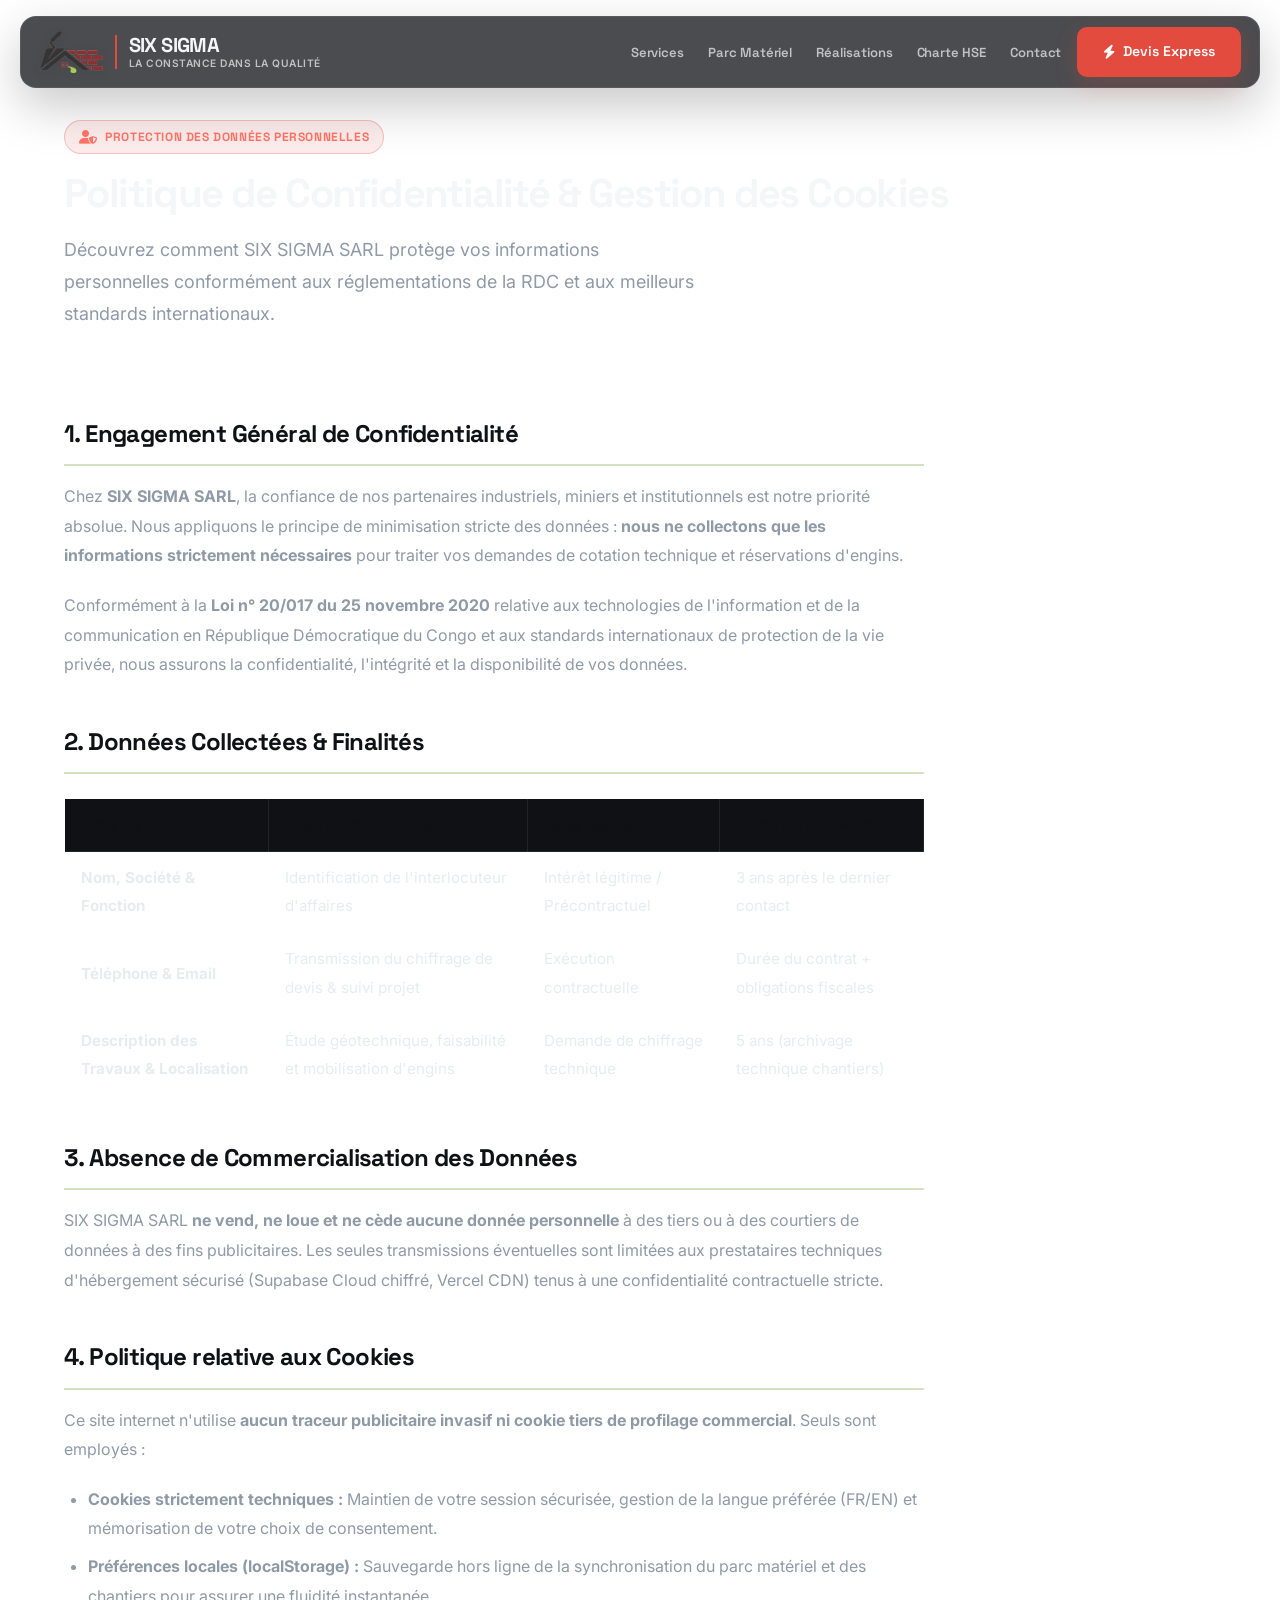
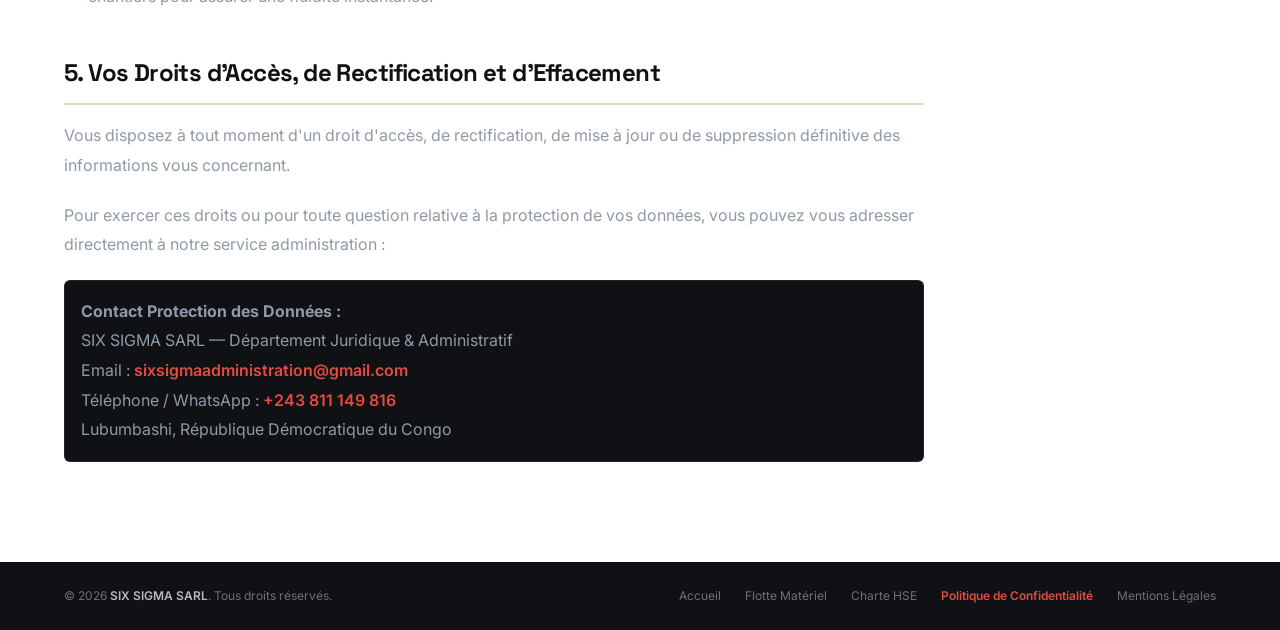
<file: politique-confidentialite.html>
<!DOCTYPE html>
<html lang="fr">
<head>
  <meta charset="UTF-8" />
  <meta name="viewport" content="width=device-width, initial-scale=1.0" />
  <meta name="description" content="Politique de Confidentialité et protection des données personnelles — SIX SIGMA SARL. Transparence, sécurité et conformité réglementaire." />
  <title>Politique de Confidentialité &amp; Cookies | SIX SIGMA SARL</title>
  <link rel="canonical" href="https://sixsigmaweb.vercel.app/politique-confidentialite" />
  <link rel="icon" type="image/png" href="favicon.png" />
  <link rel="alternate icon" href="favicon.ico" />
  <link rel="apple-touch-icon" href="apple-touch-icon.png" />
  <link rel="stylesheet" href="https://cdnjs.cloudflare.com/ajax/libs/font-awesome/6.5.1/css/all.min.css" />
  <link rel="preconnect" href="https://fonts.googleapis.com" />
  <link rel="preconnect" href="https://fonts.gstatic.com" crossorigin />
  <link href="https://fonts.googleapis.com/css2?family=Space+Grotesk:wght@500;600;700;800&family=Inter:wght@300;400;500;600;700&display=swap" rel="stylesheet" />
  <link rel="stylesheet" href="styles.css" />
  <style>
    .legal-page {
      padding: calc(var(--header-h) + 3rem) 0 5rem;
      background: var(--clr-white);
    }
    .legal-header {
      margin-bottom: 3rem;
      border-bottom: 1px solid var(--clr-border);
      padding-bottom: 2rem;
    }
    .legal-content {
      max-width: 860px;
      line-height: 1.85;
      color: var(--clr-text);
    }
    .legal-content h2 {
      font-family: var(--ff-heading);
      color: var(--clr-secondary);
      font-size: 1.5rem;
      margin: 2.5rem 0 1rem;
      padding-bottom: 0.5rem;
      border-bottom: 2px solid rgba(112, 160, 56, 0.3);
    }
    .legal-content p, .legal-content ul {
      margin-bottom: 1.25rem;
      color: var(--clr-text-muted);
    }
    .legal-content ul {
      padding-left: 1.5rem;
      list-style: disc;
    }
    .legal-content li {
      margin-bottom: 0.5rem;
    }
    .data-table {
      width: 100%;
      border-collapse: collapse;
      margin: 1.5rem 0;
      font-size: 0.95rem;
    }
    .data-table th, .data-table td {
      border: 1px solid var(--clr-border);
      padding: 0.75rem 1rem;
      text-align: left;
    }
    .data-table th {
      background: var(--clr-bg);
      color: var(--clr-secondary);
      font-family: var(--ff-heading);
      font-weight: 700;
    }
  </style>
</head>
<body>
  <!-- HEADER -->
  <header class="header scrolled" id="top">
    <div class="header-accent-line"></div>
    <div class="container">
      <a href="index.html" class="logo">
        <img src="logo-icon.png" alt="SIX SIGMA" class="logo-img" width="50" height="33" />
        <div class="logo-text">
          <span class="logo-name">SIX SIGMA</span>
          <span class="logo-slogan">La constance dans la qualité</span>
        </div>
      </a>
      <nav class="nav">
        <ul class="nav-links">
          <li><a href="index.html#services" class="nav-link">Services</a></li>
          <li><a href="parc-materiel.html" class="nav-link">Parc Matériel</a></li>
          <li><a href="index.html#realisations" class="nav-link">Réalisations</a></li>
          <li><a href="hse.html" class="nav-link">Charte HSE</a></li>
          <li><a href="index.html#contact" class="nav-link">Contact</a></li>
        </ul>
        <a href="index.html#contact" class="btn btn-primary">
          <i class="fa-solid fa-bolt"></i>
          <span>Devis Express</span>
        </a>
      </nav>
      <button class="mobile-toggle" aria-label="Ouvrir le menu">
        <i class="fa-solid fa-bars"></i>
      </button>
    </div>
  </header>

  <!-- CONTENU LÉGAL -->
  <main class="legal-page">
    <div class="container">
      <div class="legal-header">
        <div class="section-label">
          <i class="fa-solid fa-user-shield"></i>
          Protection des Données Personnelles
        </div>
        <h1 class="section-title">Politique de Confidentialité &amp; Gestion des Cookies</h1>
        <p class="section-subtitle">
          Découvrez comment SIX SIGMA SARL protège vos informations personnelles conformément aux réglementations de la RDC et aux meilleurs standards internationaux.
        </p>
      </div>

      <div class="legal-content">
        <h2>1. Engagement Général de Confidentialité</h2>
        <p>
          Chez <strong>SIX SIGMA SARL</strong>, la confiance de nos partenaires industriels, miniers et institutionnels est notre priorité absolue. Nous appliquons le principe de minimisation stricte des données : <strong>nous ne collectons que les informations strictement nécessaires</strong> pour traiter vos demandes de cotation technique et réservations d'engins.
        </p>
        <p>
          Conformément à la <strong>Loi n° 20/017 du 25 novembre 2020</strong> relative aux technologies de l'information et de la communication en République Démocratique du Congo et aux standards internationaux de protection de la vie privée, nous assurons la confidentialité, l'intégrité et la disponibilité de vos données.
        </p>

        <h2>2. Données Collectées &amp; Finalités</h2>
        <table class="data-table">
          <thead>
            <tr>
              <th>Type de Donnée</th>
              <th>Finalité Opérationnelle</th>
              <th>Base Légale</th>
              <th>Durée de Conservation</th>
            </tr>
          </thead>
          <tbody>
            <tr>
              <td><strong>Nom, Société &amp; Fonction</strong></td>
              <td>Identification de l'interlocuteur d'affaires</td>
              <td>Intérêt légitime / Précontractuel</td>
              <td>3 ans après le dernier contact</td>
            </tr>
            <tr>
              <td><strong>Téléphone &amp; Email</strong></td>
              <td>Transmission du chiffrage de devis &amp; suivi projet</td>
              <td>Exécution contractuelle</td>
              <td>Durée du contrat + obligations fiscales</td>
            </tr>
            <tr>
              <td><strong>Description des Travaux &amp; Localisation</strong></td>
              <td>Étude géotechnique, faisabilité et mobilisation d'engins</td>
              <td>Demande de chiffrage technique</td>
              <td>5 ans (archivage technique chantiers)</td>
            </tr>
          </tbody>
        </table>

        <h2>3. Absence de Commercialisation des Données</h2>
        <p>
          SIX SIGMA SARL <strong>ne vend, ne loue et ne cède aucune donnée personnelle</strong> à des tiers ou à des courtiers de données à des fins publicitaires. Les seules transmissions éventuelles sont limitées aux prestataires techniques d'hébergement sécurisé (Supabase Cloud chiffré, Vercel CDN) tenus à une confidentialité contractuelle stricte.
        </p>

        <h2>4. Politique relative aux Cookies</h2>
        <p>
          Ce site internet n'utilise <strong>aucun traceur publicitaire invasif ni cookie tiers de profilage commercial</strong>. Seuls sont employés :
        </p>
        <ul>
          <li><strong>Cookies strictement techniques :</strong> Maintien de votre session sécurisée, gestion de la langue préférée (FR/EN) et mémorisation de votre choix de consentement.</li>
          <li><strong>Préférences locales (localStorage) :</strong> Sauvegarde hors ligne de la synchronisation du parc matériel et des chantiers pour assurer une fluidité instantanée.</li>
        </ul>

        <h2>5. Vos Droits d'Accès, de Rectification et d'Effacement</h2>
        <p>
          Vous disposez à tout moment d'un droit d'accès, de rectification, de mise à jour ou de suppression définitive des informations vous concernant.
        </p>
        <p>
          Pour exercer ces droits ou pour toute question relative à la protection de vos données, vous pouvez vous adresser directement à notre service administration :
        </p>
        <p style="background: var(--clr-bg); padding: 1rem; border-radius: var(--radius-sm); border: 1px solid var(--clr-border);">
          <strong>Contact Protection des Données :</strong><br />
          SIX SIGMA SARL — Département Juridique &amp; Administratif<br />
          Email : <a href="mailto:sixsigmaadministration@gmail.com" style="color: var(--clr-primary); font-weight: 600;">sixsigmaadministration@gmail.com</a><br />
          Téléphone / WhatsApp : <a href="tel:+243811149816" style="color: var(--clr-primary); font-weight: 600;">+243 811 149 816</a><br />
          Lubumbashi, République Démocratique du Congo
        </p>
      </div>
    </div>
  </main>

  <!-- FOOTER -->
  <footer class="footer">
    <div class="footer-bottom">
      <div class="container">
        <p class="footer-copy">
          &copy; 2026 <a href="index.html#top">SIX SIGMA SARL</a>. Tous droits réservés.
        </p>
        <div class="footer-bottom-links">
          <a href="index.html" class="footer-bottom-link">Accueil</a>
          <a href="parc-materiel.html" class="footer-bottom-link">Flotte Matériel</a>
          <a href="hse.html" class="footer-bottom-link">Charte HSE</a>
          <a href="politique-confidentialite.html" class="footer-bottom-link" style="color: var(--clr-primary); font-weight: 600;">Politique de Confidentialité</a>
          <a href="mentions-legales.html" class="footer-bottom-link">Mentions Légales</a>
        </div>
      </div>
    </div>
  </footer>
</body>
</html>
</file>
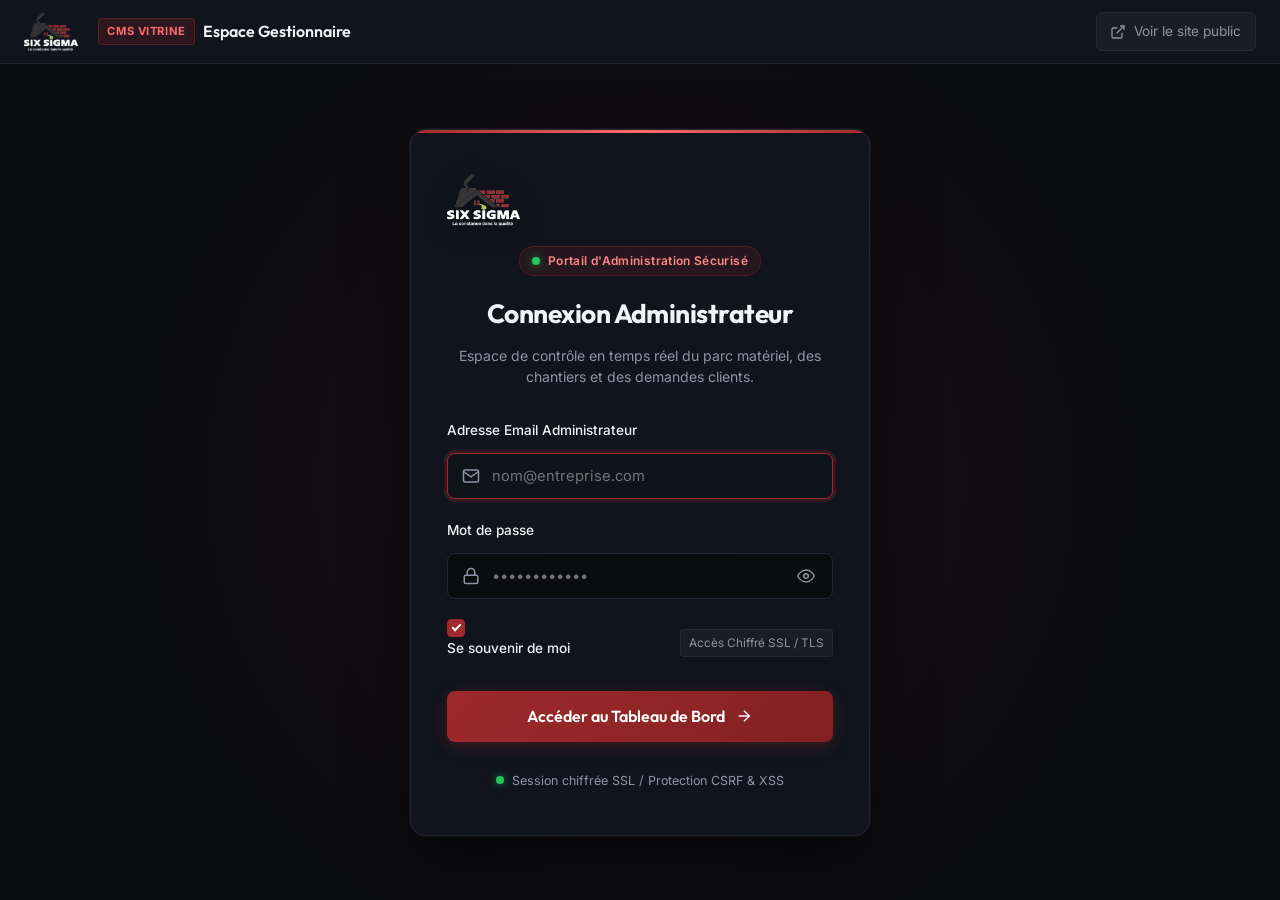
<file: sixgestion.html>
<!DOCTYPE html>
<html lang="fr">
<head>
    <meta charset="UTF-8">
    <meta name="viewport" content="width=device-width, initial-scale=1.0">
    <title>Administration & Gestion | SIX SIGMA RDC</title>
    <meta name="robots" content="noindex, nofollow, noarchive, nosnippet">
    <link rel="icon" type="image/png" href="favicon.png">
    
    <!-- Google Fonts -->
    <link rel="preconnect" href="https://fonts.googleapis.com">
    <link rel="preconnect" href="https://fonts.gstatic.com" crossorigin>
    <link href="https://fonts.googleapis.com/css2?family=Outfit:wght@400;500;600;700;800&family=Inter:wght@300;400;500;600;700&display=swap" rel="stylesheet">
    
    <!-- Supabase JS Client (Local haute disponibilité) -->
    <script src="supabase.min.js"></script>
    
    <!-- Stylesheets -->
    <link rel="stylesheet" href="styles.css">
    <link rel="stylesheet" href="admin.css">
</head>
<body class="admin-body">

    <!-- BARRE DE NAVIGATION ADMINISTRATIVE -->
    <header class="admin-navbar">
        <div class="admin-nav-container">
            <div class="admin-nav-left">
                <a href="index.html" class="admin-logo-link">
                    <img src="logo-dark-mode.png" alt="SIX SIGMA" class="admin-logo-img">
                </a>
                <div class="admin-badge-title">
                    <span class="admin-pill">CMS Vitrine</span>
                    <span class="admin-portal-name">Espace Gestionnaire</span>
                </div>
            </div>

            <div class="admin-nav-right" id="navAuthSection">
                <a href="index.html" target="_blank" class="btn-public-preview" title="Ouvrir le site public">
                    <svg width="16" height="16" viewBox="0 0 24 24" fill="none" stroke="currentColor" stroke-width="2">
                        <path d="M18 13v6a2 2 0 0 1-2 2H5a2 2 0 0 1-2-2V8a2 2 0 0 1 2-2h6"></path>
                        <polyline points="15 3 21 3 21 9"></polyline>
                        <line x1="10" y1="14" x2="21" y2="3"></line>
                    </svg>
                    <span>Voir le site public</span>
                </a>
                <div id="userProfileBadge" class="user-profile-badge" style="display: none;">
                    <div class="user-avatar">A</div>
                    <span id="userEmailDisplay" class="user-email">Admin</span>
                    <button id="btnLogout" class="btn-logout" title="Se déconnecter">
                        <svg width="16" height="16" viewBox="0 0 24 24" fill="none" stroke="currentColor" stroke-width="2">
                            <path d="M9 21H5a2 2 0 0 1-2-2V5a2 2 0 0 1 2-2h4"></path>
                            <polyline points="16 17 21 12 16 7"></polyline>
                            <line x1="21" y1="12" x2="9" y2="12"></line>
                        </svg>
                    </button>
                </div>
            </div>
        </div>
    </header>

    <!-- ÉCRAN 1 : CONNEXION SÉCURISÉE (Affiché si non connecté) -->
    <div id="loginView" class="admin-login-view">
        <div class="login-card" id="loginCard">
            <div class="login-header">
                <img src="logo-dark-mode.png" alt="SIX SIGMA" class="login-logo">
                <div class="login-badge-pill">
                    <span class="security-dot"></span>
                    <span>Portail d'Administration Sécurisé</span>
                </div>
                <h2>Connexion Administrateur</h2>
                <p>Espace de contrôle en temps réel du parc matériel, des chantiers et des demandes clients.</p>
            </div>

            <!-- CARTE REPRISE DE SESSION (Affichée si session déjà mémorisée) -->
            <div id="existingSessionBanner" class="existing-session-banner" style="display: none;">
                <div class="existing-session-header">
                    <div class="existing-user-chip">
                        <div class="existing-user-avatar">A</div>
                        <div class="existing-user-meta">
                            <span class="existing-user-label">Session mémorisée active</span>
                            <strong id="existingUserEmailText" class="existing-user-email"></strong>
                        </div>
                    </div>
                </div>
                <div class="existing-session-actions">
                    <button type="button" id="btnResumeSession" class="btn-resume-session">
                        <span>Ouvrir le Tableau de Bord</span>
                        <svg width="18" height="18" viewBox="0 0 24 24" fill="none" stroke="currentColor" stroke-width="2">
                            <line x1="5" y1="12" x2="19" y2="12"></line>
                            <polyline points="12 5 19 12 12 19"></polyline>
                        </svg>
                    </button>
                    <button type="button" id="btnSwitchAccount" class="btn-switch-account">
                        Se connecter avec un autre compte
                    </button>
                </div>
                <div class="existing-divider">
                    <span>ou ré-authentification</span>
                </div>
            </div>

            <!-- FORMULAIRE DE CONNEXION PRINCIPAL -->
            <form id="adminLoginForm" class="login-form" novalidate>
                <!-- Zone d'alerte stylisée avec icône -->
                <div id="loginAlert" class="admin-alert error" style="display: none;">
                    <svg class="alert-icon" width="20" height="20" viewBox="0 0 24 24" fill="none" stroke="currentColor" stroke-width="2">
                        <circle cx="12" cy="12" r="10"></circle>
                        <line x1="12" y1="8" x2="12" y2="12"></line>
                        <line x1="12" y1="16" x2="12.01" y2="16"></line>
                    </svg>
                    <span id="loginAlertText">Identifiants incorrects.</span>
                </div>

                <div class="form-group">
                    <label for="loginEmail">Adresse Email Administrateur</label>
                    <div class="input-with-icon">
                        <svg class="field-icon" width="18" height="18" viewBox="0 0 24 24" fill="none" stroke="currentColor" stroke-width="2">
                            <path d="M4 4h16c1.1 0 2 .9 2 2v12c0 1.1-.9 2-2 2H4c-1.1 0-2-.9-2-2V6c0-1.1.9-2 2-2z"></path>
                            <polyline points="22,6 12,13 2,6"></polyline>
                        </svg>
                        <input type="email" id="loginEmail" placeholder="nom@entreprise.com" autocomplete="username" required autofocus>
                    </div>
                </div>

                <div class="form-group">
                    <label for="loginPassword">Mot de passe</label>
                    <div class="input-with-icon input-password-wrapper">
                        <svg class="field-icon" width="18" height="18" viewBox="0 0 24 24" fill="none" stroke="currentColor" stroke-width="2">
                            <rect x="3" y="11" width="18" height="11" rx="2" ry="2"></rect>
                            <path d="M7 11V7a5 5 0 0 1 10 0v4"></path>
                        </svg>
                        <input type="password" id="loginPassword" placeholder="••••••••••••" autocomplete="current-password" required>
                        <button type="button" id="btnTogglePassword" class="btn-toggle-password" title="Afficher/Masquer le mot de passe" tabindex="-1" aria-label="Afficher ou masquer le mot de passe">
                            <svg class="eye-show" width="18" height="18" viewBox="0 0 24 24" fill="none" stroke="currentColor" stroke-width="2">
                                <path d="M1 12s4-8 11-8 11 8 11 8-4 8-11 8-11-8-11-8z"></path>
                                <circle cx="12" cy="12" r="3"></circle>
                            </svg>
                            <svg class="eye-hide" width="18" height="18" viewBox="0 0 24 24" fill="none" stroke="currentColor" stroke-width="2" style="display: none;">
                                <path d="M17.94 17.94A10.07 10.07 0 0 1 12 20c-7 0-11-8-11-8a18.45 18.45 0 0 1 5.06-5.94M9.9 4.24A9.12 9.12 0 0 1 12 4c7 0 11 8 11 8a18.5 18.5 0 0 1-2.16 3.19m-6.72-1.07a3 3 0 1 1-4.24-4.24"></path>
                                <line x1="1" y1="1" x2="23" y2="23"></line>
                            </svg>
                        </button>
                    </div>
                </div>

                <div class="form-utilities-row">
                    <label class="custom-checkbox-container">
                        <input type="checkbox" id="rememberMe" checked>
                        <span class="custom-checkbox-box"></span>
                        <span class="checkbox-label">Se souvenir de moi</span>
                    </label>
                    <span class="auth-security-tag">Accès Chiffré SSL / TLS</span>
                </div>

                <button type="submit" id="btnLoginSubmit" class="btn-login-submit">
                    <span class="btn-login-spinner" id="btnLoginSpinner" style="display: none;"></span>
                    <span id="btnLoginText">Accéder au Tableau de Bord</span>
                    <svg class="btn-login-arrow" id="btnLoginArrow" width="18" height="18" viewBox="0 0 24 24" fill="none" stroke="currentColor" stroke-width="2">
                        <line x1="5" y1="12" x2="19" y2="12"></line>
                        <polyline points="12 5 19 12 12 19"></polyline>
                    </svg>
                </button>

                <div class="login-footer-hint">
                    <span class="security-dot live"></span>
                    <span>Session chiffrée SSL / Protection CSRF & XSS</span>
                </div>
            </form>
        </div>
    </div>

    <!-- ÉCRAN 2 : DASHBOARD PRINCIPAL (Affiché après connexion) -->
    <main id="dashboardView" class="admin-dashboard-view" style="display: none;">
        <div class="admin-container">

            <!-- BANNIÈRE D'ÉTAT & SYNCHRONISATION -->
            <div id="supabaseStatusBanner" class="supabase-status-banner">
                <div class="status-indicator-box">
                    <span class="status-beacon live"></span>
                    <div>
                        <strong id="supabaseStatusText">Base de Données Active</strong>
                        <span class="status-subtext">Synchronisation temps réel</span>
                    </div>
                </div>
                <div class="status-actions">
                    <button id="btnCheckDbSync" class="btn-mini-action" title="Tester la connexion aux tables">
                        <svg width="14" height="14" viewBox="0 0 24 24" fill="none" stroke="currentColor" stroke-width="2">
                            <path d="M21.5 2v6h-6M21.34 15.57a10 10 0 1 1-.57-8.38l5.67-5.67"/>
                        </svg>
                        <span>Tester Tables</span>
                    </button>
                    <button id="btnViewSqlModal" class="btn-mini-action" title="Consulter le script SQL d'initialisation">
                        <svg width="14" height="14" viewBox="0 0 24 24" fill="none" stroke="currentColor" stroke-width="2">
                            <polyline points="16 18 22 12 16 6"></polyline>
                            <polyline points="8 6 2 12 8 18"></polyline>
                        </svg>
                        <span>Script SQL</span>
                    </button>
                </div>
            </div>

            <!-- CARTES DE MÉTRIQUES / KPI -->
            <div class="kpi-grid">
                <div class="kpi-card">
                    <div class="kpi-icon icon-fleet"><svg viewBox="0 0 24 24" fill="none" stroke="currentColor" stroke-width="1.8" stroke-linecap="round" stroke-linejoin="round" aria-hidden="true"><path d="M10 17h4V5H2v12h3"/><path d="M14 8h4l4 4v5h-3"/><circle cx="7.5" cy="17.5" r="2.5"/><circle cx="16.5" cy="17.5" r="2.5"/></svg></div>
                    <div class="kpi-info">
                        <span class="kpi-label">Total Engins</span>
                        <h3 id="kpiTotalEquipment" class="kpi-value">13</h3>
                    </div>
                </div>

                <div class="kpi-card">
                    <div class="kpi-icon icon-available"><svg viewBox="0 0 24 24" fill="none" stroke="currentColor" stroke-width="1.8" stroke-linecap="round" stroke-linejoin="round" aria-hidden="true"><circle cx="12" cy="12" r="10"/><path d="m9 12 2 2 4-4"/></svg></div>
                    <div class="kpi-info">
                        <span class="kpi-label">Disponibles Immédiatement</span>
                        <h3 id="kpiAvailableEquipment" class="kpi-value kpi-green">10</h3>
                    </div>
                </div>

                <div class="kpi-card">
                    <div class="kpi-icon icon-mission"><svg viewBox="0 0 24 24" fill="none" stroke="currentColor" stroke-width="1.8" stroke-linecap="round" stroke-linejoin="round" aria-hidden="true"><path d="M2 18a1 1 0 0 0 1 1h18a1 1 0 0 0 1-1v-2a1 1 0 0 0-1-1H3a1 1 0 0 0-1 1z"/><path d="M10 10V5a1 1 0 0 1 1-1h2a1 1 0 0 1 1 1v5"/><path d="M4 15v-3a6 6 0 0 1 6-6"/><path d="M14 6a6 6 0 0 1 6 6v3"/></svg></div>
                    <div class="kpi-info">
                        <span class="kpi-label">Engins en Mission</span>
                        <h3 id="kpiMissionEquipment" class="kpi-value kpi-red">2</h3>
                    </div>
                </div>

                <div class="kpi-card">
                    <div class="kpi-icon icon-maintenance"><svg viewBox="0 0 24 24" fill="none" stroke="currentColor" stroke-width="1.8" stroke-linecap="round" stroke-linejoin="round" aria-hidden="true"><path d="M14.7 6.3a1 1 0 0 0 0 1.4l1.6 1.6a1 1 0 0 0 1.4 0l3.77-3.77a6 6 0 0 1-7.94 7.94l-6.91 6.91a2.12 2.12 0 0 1-3-3l6.91-6.91a6 6 0 0 1 7.94-7.94z"/></svg></div>
                    <div class="kpi-info">
                        <span class="kpi-label">En Maintenance</span>
                        <h3 id="kpiMaintenanceEquipment" class="kpi-value kpi-amber">1</h3>
                    </div>
                </div>

                <div class="kpi-card">
                    <div class="kpi-icon icon-quotes"><svg viewBox="0 0 24 24" fill="none" stroke="currentColor" stroke-width="1.8" stroke-linecap="round" stroke-linejoin="round" aria-hidden="true"><path d="M22 12h-6l-2 3h-4l-2-3H2"/><path d="M5.45 5.11 2 12v6a2 2 0 0 0 2 2h16a2 2 0 0 0 2-2v-6l-3.45-6.89A2 2 0 0 0 16.76 4H7.24a2 2 0 0 0-1.79 1.11z"/></svg></div>
                    <div class="kpi-info">
                        <span class="kpi-label">Demandes de Devis</span>
                        <h3 id="kpiQuotesCount" class="kpi-value">0</h3>
                    </div>
                </div>

                <div class="kpi-card">
                    <div class="kpi-icon icon-reservations"><svg viewBox="0 0 24 24" fill="none" stroke="currentColor" stroke-width="1.8" stroke-linecap="round" stroke-linejoin="round" aria-hidden="true"><rect x="3" y="4" width="18" height="18" rx="2"/><path d="M16 2v4M8 2v4M3 10h18"/><path d="m9 16 2 2 4-4"/></svg></div>
                    <div class="kpi-info">
                        <span class="kpi-label">Réservations Matériel</span>
                        <h3 id="kpiReservationsCount" class="kpi-value">0</h3>
                    </div>
                </div>
            </div>

            <!-- ONGLET NAVIGATION DU DASHBOARD -->
            <div class="admin-tabs-nav">
                <button class="tab-btn active" data-tab="tabEquipment">
                    <svg width="18" height="18" viewBox="0 0 24 24" fill="none" stroke="currentColor" stroke-width="2">
                        <rect x="1" y="3" width="15" height="13"></rect>
                        <polygon points="16 8 20 8 23 11 23 16 16 16 16 8"></polygon>
                        <circle cx="5.5" cy="18.5" r="2.5"></circle>
                        <circle cx="18.5" cy="18.5" r="2.5"></circle>
                    </svg>
                    <span>Parc Matériel & Statuts</span>
                </button>

                <button class="tab-btn" data-tab="tabProjects">
                    <svg width="18" height="18" viewBox="0 0 24 24" fill="none" stroke="currentColor" stroke-width="2">
                        <path d="M2 20h20"></path>
                        <path d="M5 20V8l7-5 7 5v12"></path>
                        <path d="M9 20v-6h6v6"></path>
                    </svg>
                    <span>Chantiers & Réalisations</span>
                </button>

                <button class="tab-btn" data-tab="tabInquiries">
                    <svg width="18" height="18" viewBox="0 0 24 24" fill="none" stroke="currentColor" stroke-width="2">
                        <path d="M4 4h16c1.1 0 2 .9 2 2v12c0 1.1-.9 2-2 2H4c-1.1 0-2-.9-2-2V6c0-1.1.9-2 2-2z"></path>
                        <polyline points="22,6 12,13 2,6"></polyline>
                    </svg>
                    <span>Boîte de Réception (Leads)</span>
                    <span id="badgeNewLeads" class="pill-counter" style="display: none;">0</span>
                </button>
            </div>

            <!-- ========================================================== -->
            <!-- ONGLET 1 : PARC MATÉRIEL (ENGINS LOURDS) -->
            <!-- ========================================================== -->
            <section id="tabEquipment" class="tab-content active">
                <div class="tab-header-controls">
                    <div class="controls-left">
                        <div class="search-input-wrapper">
                            <svg width="16" height="16" viewBox="0 0 24 24" fill="none" stroke="currentColor" stroke-width="2">
                                <circle cx="11" cy="11" r="8"></circle>
                                <line x1="21" y1="21" x2="16.65" y2="16.65"></line>
                            </svg>
                            <input type="text" id="equipmentSearchInput" placeholder="Rechercher un engin (CAT, Komatsu, Grue...)...">
                        </div>
                        <select id="equipmentCategoryFilter" class="admin-select">
                            <option value="all">Toutes les catégories</option>
                            <option value="terrassement">Terrassement Lourd</option>
                            <option value="transport">Transport & Roulage</option>
                            <option value="levage">Levage & Manutention</option>
                            <option value="compactage">Compactage de Sol</option>
                            <option value="forage">Forage & Minage</option>
                            <option value="energie">Énergie & Groupes</option>
                        </select>
                        <select id="equipmentStatusFilter" class="admin-select">
                            <option value="all">Tous les statuts</option>
                            <option value="disponible">Disponible</option>
                            <option value="en_mission">En mission</option>
                            <option value="maintenance">En maintenance</option>
                        </select>
                    </div>

                    <button id="btnOpenAddEquipmentModal" class="btn-primary-admin">
                        <svg width="18" height="18" viewBox="0 0 24 24" fill="none" stroke="currentColor" stroke-width="2">
                            <line x1="12" y1="5" x2="12" y2="19"></line>
                            <line x1="5" y1="12" x2="19" y2="12"></line>
                        </svg>
                        <span>Ajouter un Engin</span>
                    </button>
                </div>

                <!-- GRILLE DES CARTES MATÉRIEL ADMIN -->
                <div id="adminEquipmentGrid" class="admin-cards-grid">
                    <!-- Généré dynamiquement en JS -->
                </div>
            </section>

            <!-- ========================================================== -->
            <!-- ONGLET 2 : CHANTIERS & RÉALISATIONS -->
            <!-- ========================================================== -->
            <section id="tabProjects" class="tab-content">
                <div class="tab-header-controls">
                    <div class="controls-left">
                        <p class="tab-description">
                            Gérez les projets vitrines affichés sur la page d'accueil (photos, descriptifs, clients et métriques de chantier).
                        </p>
                    </div>
                    <div style="display: flex; gap: 0.75rem; flex-wrap: wrap;">
                        <button id="btnOpenHeroVideoModal" class="btn-secondary" style="display: flex; align-items: center; gap: 0.5rem;">
                            <svg width="18" height="18" viewBox="0 0 24 24" fill="none" stroke="currentColor" stroke-width="2"><polygon points="23 7 16 12 23 17 23 7"></polygon><rect x="1" y="5" width="15" height="14" rx="2" ry="2"></rect></svg>
                            <span>Vidéo Hero Accueil</span>
                        </button>
                        <button id="btnOpenAddProjectModal" class="btn-primary-admin">
                            <svg width="18" height="18" viewBox="0 0 24 24" fill="none" stroke="currentColor" stroke-width="2">
                                <line x1="12" y1="5" x2="12" y2="19"></line>
                                <line x1="5" y1="12" x2="19" y2="12"></line>
                            </svg>
                            <span>Nouveau Projet Chantier</span>
                        </button>
                    </div>
                </div>

                <div id="adminProjectsGrid" class="admin-projects-grid">
                    <!-- Généré dynamiquement en JS -->
                </div>
            </section>

            <!-- ========================================================== -->
            <!-- ONGLET 3 : BOÎTE DE RÉCEPTION (DEVIS & RÉSERVATIONS) -->
            <!-- ========================================================== -->
            <section id="tabInquiries" class="tab-content">
                <div class="inquiries-subtabs">
                    <button class="subtab-btn active" data-subtab="subtabQuotes">
                        <span>Demandes de Devis (Formulaire Web)</span>
                        <span id="subtabQuotesCount" class="counter-badge">0</span>
                    </button>
                    <button class="subtab-btn" data-subtab="subtabReservations">
                        <span>Réservations de Matériel (Catalogue)</span>
                        <span id="subtabResCount" class="counter-badge">0</span>
                    </button>
                </div>

                <!-- SOUS-ONGLET DEVIS -->
                <div id="subtabQuotes" class="inquiries-container active">
                    <div id="quotesList" class="inquiries-list">
                        <!-- Généré en JS -->
                    </div>
                </div>

                <!-- SOUS-ONGLET RÉSERVATIONS -->
                <div id="subtabReservations" class="inquiries-container">
                    <div id="reservationsList" class="inquiries-list">
                        <!-- Généré en JS -->
                    </div>
                </div>
            </section>

        </div>
    </main>

    <!-- ============================================================== -->
    <!-- MODALE : AJOUTER / MODIFIER UN ENGIN DU PARC -->
    <!-- ============================================================== -->
    <div id="equipmentModal" class="admin-modal" style="display: none;">
        <div class="modal-dialog">
            <div class="modal-content">
                <div class="modal-header">
                    <h3 id="equipmentModalTitle">Ajouter un Engin au Parc</h3>
                    <button class="modal-close-btn" data-close-modal="equipmentModal">&times;</button>
                </div>
                <form id="equipmentForm" class="modal-form">
                    <input type="hidden" id="eqFormId">

                    <div class="form-row-2">
                        <div class="form-group">
                            <label for="eqFormName">Nom commercial de l'engin *</label>
                            <input type="text" id="eqFormName" placeholder="Ex: Pelle Hydraulique CAT 349D LME" required>
                        </div>
                        <div class="form-group">
                            <label for="eqFormCode">Code interne / Réf *</label>
                            <input type="text" id="eqFormCode" placeholder="Ex: CAT-349D" required>
                        </div>
                    </div>

                    <div class="form-row-3">
                        <div class="form-group">
                            <label for="eqFormCategory">Catégorie *</label>
                            <select id="eqFormCategory" required>
                                <option value="terrassement">Terrassement Lourd</option>
                                <option value="transport">Transport & Roulage</option>
                                <option value="levage">Levage & Manutention</option>
                                <option value="compactage">Compactage de Sol</option>
                                <option value="forage">Forage & Minage</option>
                                <option value="energie">Énergie & Groupes</option>
                            </select>
                        </div>
                        <div class="form-group">
                            <label for="eqFormTonnage">Tonnage / Poids utile *</label>
                            <input type="text" id="eqFormTonnage" placeholder="Ex: 49.5 t" required>
                        </div>
                        <div class="form-group">
                            <label for="eqFormPower">Puissance moteur *</label>
                            <input type="text" id="eqFormPower" placeholder="Ex: 283 kW (380 ch)" required>
                        </div>
                    </div>

                    <div class="form-row-3">
                        <div class="form-group">
                            <label for="eqFormCapacity">Capacité godet / benne</label>
                            <input type="text" id="eqFormCapacity" placeholder="Ex: Godet 3.2 m³">
                        </div>
                        <div class="form-group">
                            <label for="eqFormYear">Année de mise en service</label>
                            <input type="number" id="eqFormYear" min="2000" max="2030" value="2023">
                        </div>
                        <div class="form-group">
                            <label for="eqFormStatus">Statut opérationnel initial</label>
                            <select id="eqFormStatus">
                                <option value="disponible">Disponible immédiatement</option>
                                <option value="en_mission">En mission sur chantier</option>
                                <option value="maintenance">En maintenance préventive</option>
                                <option value="revision">En révision générale</option>
                            </select>
                        </div>
                    </div>

                    <div class="form-group">
                        <label for="eqFormImageUrl">URL de l'image de l'engin *</label>
                        <input type="url" id="eqFormImageUrl" placeholder="https://images.unsplash.com/..." required>
                        <span class="field-hint">Collez un lien d'image direct ou utilisez une photo haute définition.</span>
                    </div>

                    <div class="form-group">
                        <label for="eqFormDescription">Description opérationnelle</label>
                        <textarea id="eqFormDescription" rows="3" placeholder="Présentation de l'engin, types d'applications et points forts..."></textarea>
                    </div>

                    <div class="form-row-2">
                        <div class="form-group">
                            <label for="eqFormSpecMoteur">Spécification Moteur</label>
                            <input type="text" id="eqFormSpecMoteur" placeholder="Ex: Cat C13 ACERT">
                        </div>
                        <div class="form-group">
                            <label for="eqFormSpecPortee">Portée / Force</label>
                            <input type="text" id="eqFormSpecPortee" placeholder="Ex: Force arrachement 262 kN">
                        </div>
                    </div>

                    <div class="modal-footer">
                        <button type="button" class="btn-secondary" data-close-modal="equipmentModal">Annuler</button>
                        <button type="submit" class="btn-primary-admin">Enregistrer l'Engin</button>
                    </div>
                </form>
            </div>
        </div>
    </div>

    <!-- ============================================================== -->
    <!-- MODALE : AJOUTER / MODIFIER UN PROJET CHANTIER -->
    <!-- ============================================================== -->
    <div id="projectModal" class="admin-modal" style="display: none;">
        <div class="modal-dialog">
            <div class="modal-content">
                <div class="modal-header">
                    <h3 id="projectModalTitle">Nouveau Projet Réalisation</h3>
                    <button class="modal-close-btn" data-close-modal="projectModal">&times;</button>
                </div>
                <form id="projectForm" class="modal-form">
                    <input type="hidden" id="projFormId">

                    <div class="form-row-2">
                        <div class="form-group">
                            <label for="projFormTitle">Titre de la réalisation *</label>
                            <input type="text" id="projFormTitle" placeholder="Ex: Plateforme Minière & Digue de Rétention" required>
                        </div>
                        <div class="form-group">
                            <label for="projFormCategory">Catégorie d'expertise *</label>
                            <input type="text" id="projFormCategory" placeholder="Ex: Génie Civil Minier" required>
                        </div>
                    </div>

                    <div class="form-row-3">
                        <div class="form-group">
                            <label for="projFormClient">Client / Maître d'ouvrage</label>
                            <input type="text" id="projFormClient" placeholder="Ex: Compagnie Minière du Katanga">
                        </div>
                        <div class="form-group">
                            <label for="projFormLocation">Localisation</label>
                            <input type="text" id="projFormLocation" placeholder="Ex: Kolwezi, Lualaba, RDC">
                        </div>
                        <div class="form-group">
                            <label for="projFormDate">Année / Période</label>
                            <input type="text" id="projFormDate" placeholder="Ex: 2024">
                        </div>
                    </div>

                    <div class="form-group">
                        <label for="projFormImageUrl">Image principale du chantier *</label>
                        <input type="text" id="projFormImageUrl" placeholder="projet-genie-civil-minier.jpg ou URL Supabase..." required style="margin-bottom: 0.5rem;">
                        <div style="display: flex; align-items: center; gap: 0.75rem; background: rgba(255,255,255,0.03); border: 1px dashed rgba(255,255,255,0.15); padding: 0.5rem 0.75rem; border-radius: 6px;">
                            <label for="projImageFileInput" style="cursor: pointer; display: inline-flex; align-items: center; gap: 0.4rem; color: #38bdf8; font-size: 0.85rem; font-weight: 500;">
                                <svg width="16" height="16" viewBox="0 0 24 24" fill="none" stroke="currentColor" stroke-width="2"><path d="M21 15v4a2 2 0 0 1-2 2H5a2 2 0 0 1-2-2v-4"></path><polyline points="17 8 12 3 7 8"></polyline><line x1="12" y1="3" x2="12" y2="15"></line></svg>
                                <span>Téléverser image (Supabase Storage)</span>
                            </label>
                            <input type="file" id="projImageFileInput" accept="image/*" style="display: none;">
                            <span id="projImageUploadStatus" style="font-size: 0.8rem; color: #94a3b8;">Aucun fichier</span>
                        </div>
                    </div>

                    <div class="form-group">
                        <label for="projFormVideoUrl">Vidéo du chantier (.mp4 - Optionnel)</label>
                        <input type="text" id="projFormVideoUrl" placeholder="https://.../video.mp4 (Lien Supabase Storage ou direct)" style="margin-bottom: 0.5rem;">
                        <div style="display: flex; align-items: center; gap: 0.75rem; background: rgba(255,255,255,0.03); border: 1px dashed rgba(255,255,255,0.15); padding: 0.5rem 0.75rem; border-radius: 6px;">
                            <label for="projVideoFileInput" style="cursor: pointer; display: inline-flex; align-items: center; gap: 0.4rem; color: #38bdf8; font-size: 0.85rem; font-weight: 500;">
                                <svg width="16" height="16" viewBox="0 0 24 24" fill="none" stroke="currentColor" stroke-width="2"><path d="M21 15v4a2 2 0 0 1-2 2H5a2 2 0 0 1-2-2v-4"></path><polyline points="17 8 12 3 7 8"></polyline><line x1="12" y1="3" x2="12" y2="15"></line></svg>
                                <span>Téléverser vidéo MP4 (Supabase Storage)</span>
                            </label>
                            <input type="file" id="projVideoFileInput" accept="video/mp4,video/webm,video/quicktime" style="display: none;">
                            <span id="projVideoUploadStatus" style="font-size: 0.8rem; color: #94a3b8;">Aucune vidéo</span>
                        </div>
                    </div>

                    <div class="form-group">
                        <label for="projFormDescription">Description du chantier</label>
                        <textarea id="projFormDescription" rows="3" placeholder="Défis techniques, solutions apportées, résultats..."></textarea>
                    </div>

                    <div class="form-row-3">
                        <div class="form-group">
                            <label for="projFormMetric1">Métrique 1 (ex: Volume)</label>
                            <input type="text" id="projFormMetric1" placeholder="Ex: 180 000 m³">
                        </div>
                        <div class="form-group">
                            <label for="projFormMetric2">Métrique 2 (ex: Durée)</label>
                            <input type="text" id="projFormMetric2" placeholder="Ex: 6 mois">
                        </div>
                        <div class="form-group">
                            <label for="projFormMetric3">Métrique 3 (ex: Sécurité)</label>
                            <input type="text" id="projFormMetric3" placeholder="Ex: 0 LTI">
                        </div>
                    </div>

                    <div class="modal-footer">
                        <button type="button" class="btn-secondary" data-close-modal="projectModal">Annuler</button>
                        <button type="submit" class="btn-primary-admin">Enregistrer le Projet</button>
                    </div>
                </form>
            </div>
        </div>
    </div>

    <!-- ============================================================== -->
    <!-- MODALE : GESTION VIDÉO DU HERO (PAGE D'ACCUEIL) -->
    <!-- ============================================================== -->
    <div id="heroVideoModal" class="admin-modal" style="display: none;">
        <div class="modal-dialog">
            <div class="modal-content">
                <div class="modal-header">
                    <h3>Vidéo d'Arrière-Plan du Hero (Accueil)</h3>
                    <button class="modal-close-btn" data-close-modal="heroVideoModal">&times;</button>
                </div>
                <form id="heroVideoForm" class="modal-form">
                    <p style="color: #94a3b8; font-size: 0.9rem; margin-bottom: 1.25rem;">
                        Cette vidéo est diffusée en boucle continue (<code style="color: #38bdf8;">playsinline autoplay muted loop</code>) dans le Hero du site vitrine public.
                    </p>

                    <div class="form-group">
                        <label for="heroVideoUrlInput">Lien de la vidéo (.mp4)</label>
                        <input type="text" id="heroVideoUrlInput" placeholder="assets/mine-kolwezi.mp4 ou URL Supabase Storage..." required style="margin-bottom: 0.5rem;">
                    </div>

                    <div class="form-group">
                        <label>Téléversement direct dans Supabase Storage (.mp4)</label>
                        <div style="display: flex; align-items: center; gap: 0.75rem; background: rgba(255,255,255,0.03); border: 1px dashed rgba(255,255,255,0.15); padding: 0.75rem 1rem; border-radius: 8px;">
                            <label for="heroVideoFileInput" style="cursor: pointer; display: inline-flex; align-items: center; gap: 0.5rem; color: #38bdf8; font-weight: 500; font-size: 0.9rem;">
                                <svg width="18" height="18" viewBox="0 0 24 24" fill="none" stroke="currentColor" stroke-width="2"><path d="M21 15v4a2 2 0 0 1-2 2H5a2 2 0 0 1-2-2v-4"></path><polyline points="17 8 12 3 7 8"></polyline><line x1="12" y1="3" x2="12" y2="15"></line></svg>
                                <span>Choisir un fichier .mp4</span>
                            </label>
                            <input type="file" id="heroVideoFileInput" accept="video/mp4,video/webm" style="display: none;">
                            <span id="heroVideoUploadStatus" style="font-size: 0.85rem; color: #94a3b8;">Aucun fichier sélectionné</span>
                        </div>
                    </div>

                    <div class="form-group" id="heroVideoPreviewContainer" style="display: none;">
                        <label>Aperçu en direct :</label>
                        <video id="heroVideoPreview" playsinline autoplay muted loop controls style="width: 100%; max-height: 200px; border-radius: 8px; border: 1px solid rgba(255,255,255,0.1); background: #000;"></video>
                    </div>

                    <div class="modal-footer">
                        <button type="button" class="btn-secondary" data-close-modal="heroVideoModal">Annuler</button>
                        <button type="submit" class="btn-primary-admin" id="btnSaveHeroVideo">Enregistrer &amp; Appliquer en Direct</button>
                    </div>
                </form>
            </div>
        </div>
    </div>

    <!-- ============================================================== -->
    <!-- MODALE : SCRIPT D'INITIALISATION SQL -->
    <!-- ============================================================== -->
    <div id="sqlModal" class="admin-modal" style="display: none;">
        <div class="modal-dialog modal-lg">
            <div class="modal-content">
                <div class="modal-header">
                    <h3>Script SQL d'Initialisation des Données</h3>
                    <button class="modal-close-btn" data-close-modal="sqlModal">&times;</button>
                </div>
                <div class="modal-body">
                    <p class="modal-info-text">
                        Schéma SQL complet pour l'initialisation des tables PostgreSQL (engins, chantiers, devis, réservations) :
                    </p>
                    <div class="sql-code-container">
                        <pre id="sqlCodeBlock"><code>-- Chargement du script SQL...</code></pre>
                    </div>
                </div>
                <div class="modal-footer">
                    <button id="btnCopySql" class="btn-primary-admin">
                        <svg width="16" height="16" viewBox="0 0 24 24" fill="none" stroke="currentColor" stroke-width="2">
                            <rect x="9" y="9" width="13" height="13" rx="2" ry="2"></rect>
                            <path d="M5 15H4a2 2 0 0 1-2-2V4a2 2 0 0 1 2-2h9a2 2 0 0 1 2 2v1"></path>
                        </svg>
                        <span id="btnCopySqlText">Copier le Code SQL</span>
                    </button>
                    <button type="button" class="btn-secondary" data-close-modal="sqlModal">Fermer</button>
                </div>
            </div>
        </div>
    </div>

    <!-- TOAST NOTIFICATION -->
    <div id="adminToast" class="admin-toast"></div>

    <!-- SCRIPTS -->
    <script src="supabase-client.js"></script>
    <script src="admin.js"></script>
</body>
</html>
</file>
<file: styles.css>
/* ============================================
   SIX SIGMA — Showcase Website
   Design System & Styles
   ============================================ */

/* --- Google Fonts --- */

/* --- Custom Properties --- */
:root {
  /* Industrial Color Palette */
  --clr-primary: #9e2a2b;          /* Rouge brique / bordeaux industriel */
  --clr-primary-dark: #7a1f20;
  --clr-primary-light: #b83234;
  --clr-secondary: #0f1115;        /* Anthracite profond */
  --clr-secondary-alt: #181b20;
  --clr-surface-card: #20242b;
  --clr-accent: #70a038;           /* Lime / olive sécurité HSE */
  --clr-accent-dark: #5a8230;
  --clr-accent-light: #86bd44;
  --clr-white: #ffffff;
  --clr-bg: #f4f5f7;              /* Gris technique chantier */
  --clr-bg-alt: #e9ebf0;
  --clr-text: #17191d;
  --clr-text-muted: #5e6673;
  --clr-border: #e2e5e9;
  --clr-border-dark: rgba(255, 255, 255, 0.12);

  /* Typography */
  --ff-heading: 'Space Grotesk', -apple-system, BlinkMacSystemFont, 'Segoe UI', Roboto, sans-serif;
  --ff-body: 'Inter', system-ui, -apple-system, sans-serif;

  /* Sizes */
  --fs-xs: 0.75rem;
  --fs-sm: 0.875rem;
  --fs-base: 1rem;
  --fs-md: 1.125rem;
  --fs-lg: 1.25rem;
  --fs-xl: 1.5rem;
  --fs-2xl: 2rem;
  --fs-3xl: 2.5rem;
  --fs-4xl: 3rem;
  --fs-5xl: 3.5rem;

  /* Spacing */
  --sp-xs: 0.25rem;
  --sp-sm: 0.5rem;
  --sp-md: 1rem;
  --sp-lg: 1.5rem;
  --sp-xl: 2rem;
  --sp-2xl: 3rem;
  --sp-3xl: 4rem;
  --sp-4xl: 5.5rem;

  /* Layout */
  --max-width: 1200px;
  --header-h: 72px;

  /* Strict Industrial Geometry — No Pill Buttons */
  --radius-xs: 4px;
  --radius-sm: 6px;
  --radius-md: 8px;
  --radius-lg: 10px;
  --radius-xl: 12px;

  /* Shadows */
  --shadow-sm: 0 1px 3px rgba(15, 17, 21, 0.06);
  --shadow-md: 0 4px 14px rgba(15, 17, 21, 0.09);
  --shadow-lg: 0 10px 30px rgba(15, 17, 21, 0.12);
  --shadow-xl: 0 18px 48px rgba(15, 17, 21, 0.16);

  /* Crisp 0.22s Micro-Interactions */
  --transition: 0.22s cubic-bezier(0.16, 1, 0.3, 1);
  --transition-slow: 0.35s cubic-bezier(0.16, 1, 0.3, 1);
}

/* --- Reset & Base --- */
*,
*::before,
*::after {
  box-sizing: border-box;
  margin: 0;
  padding: 0;
}

html {
  scroll-behavior: smooth;
  scroll-padding-top: var(--header-h);
  -webkit-text-size-adjust: 100%;
}

body {
  font-family: var(--ff-body);
  font-size: var(--fs-base);
  line-height: 1.7;
  color: var(--clr-text);
  background-color: var(--clr-white);
  overflow-x: hidden;
  -webkit-font-smoothing: antialiased;
  -moz-osx-font-smoothing: grayscale;
}

img {
  max-width: 100%;
  height: auto;
  display: block;
}

a {
  text-decoration: none;
  color: inherit;
  transition: color var(--transition);
}

ul, ol {
  list-style: none;
}

button, input, select, textarea {
  font-family: inherit;
  font-size: inherit;
  border: none;
  outline: none;
}

/* ============================================
   TYPOGRAPHIE AVANCÉE & MICRO-OPTIMISATIONS
   ============================================ */

/* 1. Suivi resserré sur les titres Space Grotesk */
h1,
h2,
.hero-title,
.section-title {
  letter-spacing: -0.025em;
}

/* 2. Labels techniques et badges en majuscules (suivi positif aéré) */
.hero-badge,
.bento-badge,
.trust-item-title,
.section-label {
  letter-spacing: 0.05em;
  text-transform: uppercase;
}

/* 3. Alignement tabulaire des chiffres (Tabular Numbers) */
.stat-number,
.metric-val,
.project-metric,
.modal-metric-val,
.project-modal-stat-value,
.spec-val,
.equipment-spec-value,
.machine-spec-value,
.machine-modal-stat-val {
  font-variant-numeric: tabular-nums;
  font-feature-settings: "tnum" 1;
}

/* --- Utility --- */
.container {
  width: 100%;
  max-width: var(--max-width);
  margin: 0 auto;
  padding: 0 var(--sp-lg);
}

.section {
  padding: var(--sp-4xl) 0;
}

.section-label {
  display: inline-flex;
  align-items: center;
  gap: var(--sp-sm);
  font-family: var(--ff-heading);
  font-size: var(--fs-xs);
  font-weight: 700;
  text-transform: uppercase;
  letter-spacing: 0.05em;
  color: var(--clr-primary);
  background: rgba(158, 42, 43, 0.08);
  padding: 0.35rem 0.85rem;
  border-radius: var(--radius-sm);
  border: 1px solid rgba(158, 42, 43, 0.18);
  margin-bottom: var(--sp-md);
}

.section-label i {
  font-size: var(--fs-sm);
}

.section-title {
  font-family: var(--ff-heading);
  font-size: var(--fs-3xl);
  font-weight: 800;
  color: var(--clr-secondary);
  line-height: 1.2;
  letter-spacing: -0.025em;
  margin-bottom: var(--sp-md);
}

.section-subtitle {
  font-size: var(--fs-md);
  color: var(--clr-text-muted);
  max-width: 640px;
  line-height: 1.8;
}

.text-center {
  text-align: center;
}

.mx-auto {
  margin-left: auto;
  margin-right: auto;
}

/* --- Reveal Animation --- */
.reveal {
  opacity: 0;
  transform: translateY(32px);
  transition: opacity 0.7s cubic-bezier(0.4, 0, 0.2, 1),
              transform 0.7s cubic-bezier(0.4, 0, 0.2, 1);
}

.reveal.visible {
  opacity: 1;
  transform: translateY(0);
}

.reveal-delay-1 { transition-delay: 0.1s; }
.reveal-delay-2 { transition-delay: 0.2s; }
.reveal-delay-3 { transition-delay: 0.3s; }
.reveal-delay-4 { transition-delay: 0.4s; }
.reveal-delay-5 { transition-delay: 0.5s; }

/* ============================================
   HEADER — Premium Industrial Nav
   ============================================ */
.header {
  position: fixed;
  top: 0;
  left: 0;
  right: 0;
  height: var(--header-h);
  z-index: 1000;
  background: rgba(255, 255, 255, 0.88);
  backdrop-filter: blur(20px) saturate(1.6);
  -webkit-backdrop-filter: blur(20px) saturate(1.6);
  border-bottom: 1px solid transparent;
  transition: background var(--transition),
              border-color var(--transition),
              box-shadow var(--transition),
              height var(--transition);
}

/* Brick-red accent line at top — brand signature */
.header-accent-line {
  position: absolute;
  top: 0;
  left: 0;
  right: 0;
  height: 3px;
  background: linear-gradient(90deg, var(--clr-primary) 0%, var(--clr-primary-light) 40%, var(--clr-accent) 100%);
  z-index: 1;
}

.header.scrolled {
  background: rgba(255, 255, 255, 0.97);
  border-bottom-color: var(--clr-border);
  box-shadow: 0 1px 8px rgba(15, 17, 21, 0.06), 0 4px 24px rgba(15, 17, 21, 0.03);
}

.header .container {
  display: flex;
  align-items: center;
  justify-content: space-between;
  height: 100%;
}

/* ── Logo Lockup ── */
.logo {
  display: flex;
  align-items: center;
  gap: 0.75rem;
  flex-shrink: 0;
  text-decoration: none;
  transition: transform var(--transition);
}

.logo:hover {
  transform: translateY(-1px);
}

.logo-img {
  height: 42px;
  width: auto;
  object-fit: contain;
  transition: transform 0.3s cubic-bezier(0.34, 1.56, 0.64, 1), filter var(--transition);
  filter: drop-shadow(0 2px 5px rgba(0, 0, 0, 0.07));
}

.logo:hover .logo-img {
  transform: scale(1.08) rotate(-1.5deg);
  filter: drop-shadow(0 4px 10px rgba(158, 42, 43, 0.2));
}

.logo-img-footer {
  height: 42px;
  background: var(--clr-white);
  padding: 6px 14px;
  border-radius: var(--radius-sm);
  box-shadow: 0 2px 10px rgba(0, 0, 0, 0.08);
}

.logo-text {
  display: flex;
  flex-direction: column;
  line-height: 1.15;
  padding-left: 0.7rem;
  border-left: 2.5px solid var(--clr-primary);
  transition: border-color var(--transition);
}

.logo:hover .logo-text {
  border-left-color: var(--clr-primary-light);
}

.logo-name {
  font-family: var(--ff-heading);
  font-size: 1.25rem;
  font-weight: 800;
  color: var(--clr-secondary);
  letter-spacing: -0.03em;
  line-height: 1.05;
  transition: color var(--transition);
}

.logo:hover .logo-name {
  color: var(--clr-primary);
}

.logo-slogan {
  font-family: var(--ff-body);
  font-size: 0.64rem;
  color: var(--clr-text-muted);
  font-weight: 600;
  letter-spacing: 0.05em;
  text-transform: uppercase;
  margin-top: 2px;
}

/* ── Desktop Nav ── */
.nav {
  display: flex;
  align-items: center;
  gap: 0.25rem;
}

.nav-links {
  display: flex;
  align-items: center;
  gap: 0;
  list-style: none;
  margin: 0;
  padding: 0;
}

.nav-link {
  font-family: var(--ff-heading);
  font-size: 0.82rem;
  font-weight: 600;
  color: var(--clr-text-muted);
  padding: 0.5rem 0.75rem;
  border-radius: var(--radius-sm);
  transition: color var(--transition), background var(--transition);
  white-space: nowrap;
  position: relative;
  text-decoration: none;
  letter-spacing: -0.005em;
}

.nav-link:hover {
  color: var(--clr-secondary);
  background: rgba(15, 17, 21, 0.04);
}

.nav-link.active {
  color: var(--clr-primary);
  background: rgba(158, 42, 43, 0.06);
}

/* Active/hover indicator bar */
.nav-link::after {
  content: '';
  position: absolute;
  bottom: -1px;
  left: 50%;
  transform: translateX(-50%) scaleX(0);
  width: 55%;
  height: 2px;
  background: var(--clr-primary);
  border-radius: 1px;
  transition: transform var(--transition);
  transform-origin: center;
}

.nav-link.active::after {
  transform: translateX(-50%) scaleX(1);
}

.nav-link:hover::after {
  transform: translateX(-50%) scaleX(0.7);
}

/* Nav divider before lang switch */
.nav .lang-switch {
  margin-left: 0.75rem;
}

/* ── CTA Button in Nav ── */
.nav-cta {
  margin-left: 0.75rem;
  position: relative;
  overflow: hidden;
}

.nav-cta::before {
  content: '';
  position: absolute;
  top: 50%;
  left: 50%;
  width: 0;
  height: 0;
  background: rgba(255, 255, 255, 0.15);
  border-radius: 50%;
  transform: translate(-50%, -50%);
  transition: width 0.5s ease, height 0.5s ease;
}

.nav-cta:hover::before {
  width: 200%;
  height: 200%;
}

/* ── Custom Hamburger Menu ── */
.mobile-toggle {
  display: none;
  flex-direction: column;
  justify-content: center;
  align-items: center;
  gap: 5px;
  background: none;
  border: none;
  cursor: pointer;
  padding: 8px;
  width: 40px;
  height: 40px;
  border-radius: var(--radius-sm);
  transition: background var(--transition);
}

.mobile-toggle:hover {
  background: rgba(15, 17, 21, 0.05);
}

.hamburger-line {
  display: block;
  width: 22px;
  height: 2px;
  background: var(--clr-secondary);
  border-radius: 1px;
  transition: transform var(--transition), opacity var(--transition);
}

.mobile-toggle.active .hamburger-line:nth-child(1) {
  transform: translateY(7px) rotate(45deg);
}

.mobile-toggle.active .hamburger-line:nth-child(2) {
  opacity: 0;
}

.mobile-toggle.active .hamburger-line:nth-child(3) {
  transform: translateY(-7px) rotate(-45deg);
}
.lang-switch {
  display: inline-flex;
  align-items: center;
  background: var(--clr-bg);
  border: 1px solid var(--clr-border);
  border-radius: var(--radius-xs);
  padding: 2px;
  gap: 2px;
}

.lang-btn {
  padding: 4px 8px;
  font-family: var(--ff-heading);
  font-size: 0.72rem;
  font-weight: 700;
  color: var(--clr-text-muted);
  border: none;
  background: transparent;
  border-radius: 3px;
  cursor: pointer;
  transition: all var(--transition);
}

.lang-btn:hover {
  color: var(--clr-secondary);
}

.lang-btn.active {
  background: var(--clr-secondary);
  color: #ffffff;
  box-shadow: 0 1px 4px rgba(0, 0, 0, 0.15);
}

/* Buttons */
.btn {
  display: inline-flex;
  align-items: center;
  justify-content: center;
  gap: var(--sp-sm);
  font-family: var(--ff-heading);
  font-weight: 600;
  font-size: var(--fs-sm);
  padding: 0.7rem 1.5rem;
  border-radius: var(--radius-sm);
  cursor: pointer;
  transition: all var(--transition);
  white-space: nowrap;
  border: 2px solid transparent;
}

.btn-primary {
  background: var(--clr-primary);
  color: var(--clr-white);
  border-color: var(--clr-primary);
  box-shadow: 0 2px 8px rgba(158, 42, 43, 0.25);
}

.btn-primary:hover {
  background: var(--clr-primary-dark);
  border-color: var(--clr-primary-dark);
  box-shadow: 0 4px 16px rgba(158, 42, 43, 0.35);
  transform: translateY(-1px);
}

.btn-secondary {
  background: transparent;
  color: var(--clr-secondary);
  border-color: var(--clr-border);
}

.btn-secondary:hover {
  border-color: var(--clr-primary);
  color: var(--clr-primary);
  background: rgba(158, 42, 43, 0.04);
}

.btn-accent {
  background: var(--clr-accent);
  color: var(--clr-white);
  border-color: var(--clr-accent);
  box-shadow: 0 2px 8px rgba(112, 160, 56, 0.25);
}

.btn-accent:hover {
  background: var(--clr-accent-dark);
  border-color: var(--clr-accent-dark);
  box-shadow: 0 4px 16px rgba(112, 160, 56, 0.35);
  transform: translateY(-1px);
}

.btn-lg {
  padding: 0.85rem 1.8rem;
  font-size: var(--fs-base);
  border-radius: var(--radius-sm);
}

/* Mobile Toggle */
.mobile-toggle {
  display: none;
  background: none;
  border: none;
  cursor: pointer;
  padding: var(--sp-sm);
  color: var(--clr-secondary);
  font-size: var(--fs-xl);
}

/* ============================================
   HERO SECTION
   ============================================ */
.hero {
  min-height: 100vh;
  display: flex;
  align-items: center;
  position: relative;
  padding: 4rem 0 3.5rem;
  background: var(--clr-secondary);
  overflow: hidden;
  color: var(--clr-white);
}

/* Background video wrapper */
.hero-video-wrapper {
  position: absolute;
  top: 0;
  left: 0;
  width: 100%;
  height: 100%;
  overflow: hidden;
  z-index: 0;
  pointer-events: none;
}

.hero-video {
  width: 100%;
  height: 100%;
  object-fit: cover;
  object-position: center 40%;
  filter: brightness(0.92) contrast(1.08);
  transform: scale(1.03);
}

/* Dark gradient overlay for ultra-crisp text contrast */
.hero-overlay {
  position: absolute;
  inset: 0;
  background: linear-gradient(
    135deg,
    rgba(18, 22, 20, 0.90) 0%,
    rgba(31, 36, 33, 0.82) 48%,
    rgba(158, 42, 43, 0.52) 100%
  );
  backdrop-filter: blur(0.5px);
}

.hero .container {
  position: relative;
  z-index: 2;
}

.hero-content {
  max-width: 820px;
}

.hero-badge {
  display: inline-flex;
  align-items: center;
  gap: var(--sp-sm);
  background: rgba(112, 160, 56, 0.22);
  color: #c4f285;
  font-family: var(--ff-heading);
  font-size: var(--fs-xs);
  font-weight: 700;
  text-transform: uppercase;
  letter-spacing: 0.05em;
  padding: 0.45rem 1rem;
  border-radius: var(--radius-sm);
  margin-bottom: 1rem;
  border: 1px solid rgba(112, 160, 56, 0.45);
  backdrop-filter: blur(10px);
  box-shadow: 0 4px 16px rgba(0, 0, 0, 0.25);
}

.hero-badge i {
  font-size: var(--fs-sm);
  color: #bbf075;
}

.hero-title {
  font-family: var(--ff-heading);
  font-size: clamp(var(--fs-3xl), 5vw, 3.65rem);
  font-weight: 900;
  line-height: 1.12;
  color: var(--clr-white);
  margin-bottom: 1rem;
  letter-spacing: -0.025em;
  text-shadow: 0 2px 16px rgba(0, 0, 0, 0.6);
}

.hero-title .highlight {
  color: #ff7577;
  position: relative;
  white-space: nowrap;
}

.hero-title .highlight::after {
  content: '';
  position: absolute;
  bottom: 2px;
  left: 0;
  right: 0;
  height: 6px;
  background: rgba(158, 42, 43, 0.6);
  border-radius: 3px;
}

.hero-subtitle {
  font-size: 1.12rem;
  color: rgba(255, 255, 255, 0.92);
  line-height: 1.8;
  margin-bottom: 1.5rem;
  max-width: 680px;
  text-shadow: 0 1px 6px rgba(0, 0, 0, 0.7);
}

.hero-actions {
  display: flex;
  align-items: center;
  gap: var(--sp-md);
  flex-wrap: wrap;
  margin-bottom: 1.75rem;
}

.btn-hero-secondary {
  background: rgba(255, 255, 255, 0.12);
  color: var(--clr-white);
  border-color: rgba(255, 255, 255, 0.35);
  backdrop-filter: blur(8px);
}

.btn-hero-secondary:hover {
  background: rgba(255, 255, 255, 0.25);
  border-color: var(--clr-white);
  color: var(--clr-white);
  transform: translateY(-1px);
}

/* Trust Badges */
.trust-bar {
  display: grid;
  grid-template-columns: repeat(3, 1fr);
  gap: var(--sp-md);
  max-width: 760px;
}

.trust-item {
  display: flex;
  align-items: flex-start;
  gap: var(--sp-md);
  padding: 0.85rem 1.15rem;
  background: rgba(20, 24, 22, 0.75);
  backdrop-filter: blur(12px);
  -webkit-backdrop-filter: blur(12px);
  border-radius: var(--radius-md);
  border: 1px solid rgba(255, 255, 255, 0.14);
  transition: all var(--transition);
  box-shadow: 0 8px 24px rgba(0, 0, 0, 0.25);
}

.trust-item:hover {
  background: rgba(31, 36, 33, 0.9);
  border-color: rgba(158, 42, 43, 0.6);
  transform: translateY(-2px);
}

.trust-icon {
  width: 42px;
  height: 42px;
  min-width: 42px;
  border-radius: var(--radius-sm);
  display: flex;
  align-items: center;
  justify-content: center;
  font-size: var(--fs-md);
}

.trust-icon.red {
  background: rgba(158, 42, 43, 0.35);
  color: #ff7b7d;
  border: 1px solid rgba(158, 42, 43, 0.5);
}

.trust-icon.green {
  background: rgba(112, 160, 56, 0.35);
  color: #b5ee75;
  border: 1px solid rgba(112, 160, 56, 0.5);
}

.trust-icon.dark {
  background: rgba(255, 255, 255, 0.15);
  color: #ffffff;
  border: 1px solid rgba(255, 255, 255, 0.25);
}

.trust-text strong,
.trust-item-title {
  display: block;
  font-family: var(--ff-heading);
  font-size: var(--fs-sm);
  font-weight: 700;
  color: var(--clr-white);
  margin-bottom: 2px;
}

.trust-text span {
  font-size: var(--fs-xs);
  color: rgba(255, 255, 255, 0.74);
  line-height: 1.45;
}

/* Video badge/controls in hero */
.hero-video-controls {
  position: absolute;
  bottom: var(--sp-xl);
  right: var(--sp-xl);
  z-index: 3;
}

.btn-video-toggle {
  display: inline-flex;
  align-items: center;
  gap: 0.5rem;
  background: rgba(15, 17, 21, 0.85);
  backdrop-filter: blur(10px);
  -webkit-backdrop-filter: blur(10px);
  border: 1px solid rgba(255, 255, 255, 0.2);
  color: rgba(255, 255, 255, 0.92);
  font-family: var(--ff-heading);
  font-size: 0.75rem;
  font-weight: 600;
  padding: 0.5rem 0.9rem;
  border-radius: var(--radius-sm);
  cursor: pointer;
  transition: all var(--transition);
}

.btn-video-toggle:hover {
  background: rgba(0, 0, 0, 0.85);
  border-color: var(--clr-accent);
  color: #fff;
}

/* ============================================
   SERVICES SECTION — ASYMMETRIC BENTO GRID
   ============================================ */
.services {
  background: var(--clr-bg);
  position: relative;
}

.services-header {
  text-align: center;
  margin-bottom: var(--sp-3xl);
}

.services-header .section-subtitle {
  margin: 0 auto;
}

/* Asymmetric Bento Grid */
.bento-grid {
  display: grid;
  grid-template-columns: repeat(3, 1fr);
  gap: var(--sp-lg);
}

.bento-card {
  background: var(--clr-white);
  border-radius: var(--radius-md);
  padding: var(--sp-xl);
  border: 1px solid var(--clr-border);
  transition: transform var(--transition), box-shadow var(--transition), border-color var(--transition);
  position: relative;
  overflow: hidden;
  display: flex;
  flex-direction: column;
  cursor: pointer;
}

.bento-card::before {
  content: '';
  position: absolute;
  top: 0;
  left: 0;
  right: 0;
  height: 3px;
  background: var(--clr-primary);
  transform: scaleX(0);
  transform-origin: left;
  transition: transform 0.3s cubic-bezier(0.16, 1, 0.3, 1);
}

.bento-card:hover {
  transform: translateY(-4px);
  box-shadow: var(--shadow-lg);
  border-color: rgba(158, 42, 43, 0.3);
}

.bento-card:hover::before {
  transform: scaleX(1);
}

.bento-card:hover .bento-icon {
  background: var(--clr-primary);
  color: var(--clr-white);
  box-shadow: 0 4px 14px rgba(158, 42, 43, 0.3);
}

/* Lead Card (2 cols: Génie Civil Minier & Terrassement Lourd) */
.bento-card--lead {
  grid-column: span 2;
  background: linear-gradient(135deg, #101318 0%, #191d25 100%);
  border-color: rgba(255, 255, 255, 0.12);
  color: var(--clr-white);
  padding: var(--sp-2xl);
}

.bento-card--lead::before {
  background: linear-gradient(90deg, var(--clr-primary) 0%, var(--clr-accent) 100%);
  height: 4px;
}

.bento-card--lead:hover {
  border-color: rgba(158, 42, 43, 0.6);
  box-shadow: 0 16px 40px rgba(0, 0, 0, 0.35);
}

.bento-top-bar {
  display: flex;
  align-items: center;
  justify-content: space-between;
  margin-bottom: var(--sp-lg);
}

.bento-badge {
  display: inline-flex;
  align-items: center;
  gap: 0.4rem;
  font-family: var(--ff-heading);
  font-size: 0.7rem;
  font-weight: 700;
  text-transform: uppercase;
  letter-spacing: 0.05em;
  padding: 0.3rem 0.65rem;
  border-radius: var(--radius-xs);
}

.bento-badge--lead {
  background: rgba(158, 42, 43, 0.35);
  border: 1px solid rgba(158, 42, 43, 0.6);
  color: #ff9b9d;
}

.bento-badge--accent {
  background: rgba(112, 160, 56, 0.2);
  border: 1px solid rgba(112, 160, 56, 0.45);
  color: #bbf075;
}

.bento-card--lead .bento-icon {
  background: rgba(158, 42, 43, 0.25);
  color: #ff8e90;
  border: 1px solid rgba(158, 42, 43, 0.4);
  margin-bottom: 0;
}

.bento-card--lead .bento-title {
  color: var(--clr-white);
  font-size: var(--fs-xl);
  margin-bottom: var(--sp-sm);
}

.bento-card--lead .bento-desc {
  color: rgba(255, 255, 255, 0.82);
  font-size: var(--fs-base);
  max-width: 620px;
  margin-bottom: var(--sp-md);
}

.bento-specs {
  display: flex;
  flex-wrap: wrap;
  gap: var(--sp-xs);
  margin-bottom: var(--sp-lg);
}

.bento-spec-item {
  display: inline-flex;
  align-items: center;
  gap: 0.35rem;
  font-size: 0.78rem;
  font-weight: 600;
  padding: 0.35rem 0.65rem;
  border-radius: var(--radius-xs);
  background: rgba(255, 255, 255, 0.07);
  border: 1px solid rgba(255, 255, 255, 0.12);
  color: rgba(255, 255, 255, 0.9);
}

.bento-spec-item i {
  color: var(--clr-accent-light);
  font-size: 0.7rem;
}

/* Secondary Lead Card (1 col: Construction Métallique) */
.bento-card--accent {
  background: #ffffff;
  border-top: 3px solid var(--clr-primary);
}

.bento-card--accent .bento-icon {
  background: rgba(158, 42, 43, 0.12);
  color: var(--clr-primary);
}

/* Standard Bento Elements */
.bento-icon {
  width: 46px;
  height: 46px;
  border-radius: var(--radius-sm);
  background: rgba(158, 42, 43, 0.08);
  color: var(--clr-primary);
  display: flex;
  align-items: center;
  justify-content: center;
  font-size: var(--fs-lg);
  margin-bottom: var(--sp-md);
  transition: all var(--transition);
}

.bento-title {
  font-family: var(--ff-heading);
  font-size: 1.1rem;
  font-weight: 700;
  color: var(--clr-secondary);
  margin-bottom: var(--sp-xs);
  line-height: 1.3;
}

.bento-desc {
  font-size: var(--fs-sm);
  color: var(--clr-text-muted);
  line-height: 1.6;
  margin-bottom: var(--sp-md);
  flex-grow: 1;
}

.bento-cta {
  display: inline-flex;
  align-items: center;
  gap: var(--sp-sm);
  font-family: var(--ff-heading);
  font-size: var(--fs-xs);
  font-weight: 700;
  text-transform: uppercase;
  letter-spacing: 0.5px;
  color: var(--clr-primary);
  transition: all var(--transition);
  padding-top: var(--sp-md);
  border-top: 1px solid var(--clr-border);
  margin-top: auto;
}

.bento-card--lead .bento-cta {
  border-top-color: rgba(255, 255, 255, 0.12);
  color: #ff9b9d;
}

.bento-cta i {
  font-size: 0.75rem;
  transition: transform var(--transition);
}

.bento-cta:hover {
  color: var(--clr-primary-dark);
  gap: var(--sp-md);
}

.bento-card--lead .bento-cta:hover {
  color: #ffffff;
}

.bento-cta:hover i {
  transform: translateX(4px);
}

/* Backward-compatible classes for service cards */
.services-grid {
  display: grid;
  grid-template-columns: repeat(3, 1fr);
  gap: var(--sp-lg);
}

.service-card {
  background: var(--clr-white);
  border-radius: var(--radius-md);
  padding: var(--sp-xl);
  border: 1px solid var(--clr-border);
  transition: all var(--transition);
  position: relative;
  overflow: hidden;
  cursor: pointer;
}

.service-card:hover {
  transform: translateY(-4px);
  box-shadow: var(--shadow-lg);
  border-color: rgba(158, 42, 43, 0.25);
}

.service-icon {
  width: 48px;
  height: 48px;
  border-radius: var(--radius-sm);
  background: rgba(158, 42, 43, 0.08);
  color: var(--clr-primary);
  display: flex;
  align-items: center;
  justify-content: center;
  font-size: var(--fs-lg);
  margin-bottom: var(--sp-md);
  transition: all var(--transition);
}

.service-name {
  font-family: var(--ff-heading);
  font-size: var(--fs-lg);
  font-weight: 700;
  color: var(--clr-secondary);
  margin-bottom: var(--sp-sm);
}

.service-desc {
  font-size: var(--fs-sm);
  color: var(--clr-text-muted);
  line-height: 1.7;
  margin-bottom: var(--sp-md);
}

.service-cta {
  display: inline-flex;
  align-items: center;
  gap: var(--sp-sm);
  font-family: var(--ff-heading);
  font-size: var(--fs-sm);
  font-weight: 600;
  color: var(--clr-primary);
  transition: all var(--transition);
  padding-top: var(--sp-md);
  border-top: 1px solid var(--clr-border);
  width: 100%;
}

.service-cta i {
  font-size: var(--fs-xs);
  transition: transform var(--transition);
}

.service-cta:hover {
  color: var(--clr-primary-dark);
  gap: var(--sp-md);
}

.service-cta:hover i {
  transform: translateX(4px);
}

/* Highlight animation for pre-filled dropdown */
.form-select--highlight {
  border-color: var(--clr-accent) !important;
  box-shadow: 0 0 0 3px rgba(112, 160, 56, 0.25) !important;
  animation: pulse-border 0.6s ease 2;
}

@keyframes pulse-border {
  0%, 100% { box-shadow: 0 0 0 3px rgba(112, 160, 56, 0.25); }
  50% { box-shadow: 0 0 0 6px rgba(112, 160, 56, 0.1); }
}

/* ============================================
   PROJECTS / RÉALISATIONS SECTION
   ============================================ */
.projects {
  background: var(--clr-white);
  position: relative;
}

.projects-grid {
  display: grid;
  grid-template-columns: repeat(2, 1fr);
  gap: var(--sp-2xl);
}

.project-card {
  background: var(--clr-white);
  border-radius: var(--radius-lg);
  border: 1px solid var(--clr-border);
  overflow: hidden;
  box-shadow: var(--shadow-sm);
  display: flex;
  flex-direction: column;
  transition: transform var(--transition), box-shadow var(--transition), border-color var(--transition);
  cursor: pointer;
}

.project-card:hover {
  transform: translateY(-8px);
  box-shadow: var(--shadow-xl);
  border-color: rgba(158, 42, 43, 0.2);
}

.project-image-wrapper {
  position: relative;
  width: 100%;
  height: 280px;
  overflow: hidden;
  background: var(--clr-secondary);
}

.project-img {
  width: 100%;
  height: 100%;
  object-fit: cover;
  transition: transform 0.6s cubic-bezier(0.4, 0, 0.2, 1);
}

.project-card:hover .project-img {
  transform: scale(1.06);
}

.project-badges {
  position: absolute;
  top: var(--sp-md);
  left: var(--sp-md);
  right: var(--sp-md);
  display: flex;
  justify-content: space-between;
  align-items: center;
  gap: var(--sp-xs);
  pointer-events: none;
}

.badge {
  display: inline-flex;
  align-items: center;
  gap: 0.4rem;
  font-family: var(--ff-heading);
  font-size: var(--fs-xs);
  font-weight: 700;
  padding: 0.3rem 0.65rem;
  border-radius: var(--radius-xs);
  backdrop-filter: blur(8px);
  box-shadow: var(--shadow-sm);
}

.badge-primary {
  background: rgba(158, 42, 43, 0.92);
  color: var(--clr-white);
}

.badge-success {
  background: rgba(112, 160, 56, 0.95);
  color: var(--clr-white);
}

.project-body {
  padding: var(--sp-xl);
  display: flex;
  flex-direction: column;
  flex-grow: 1;
}

.project-meta {
  display: flex;
  align-items: center;
  justify-content: space-between;
  flex-wrap: wrap;
  gap: var(--sp-xs);
  font-size: var(--fs-xs);
  color: var(--clr-text-muted);
  margin-bottom: var(--sp-sm);
}

.project-location i,
.project-scale i {
  color: var(--clr-primary);
  margin-right: 4px;
}

.project-title {
  font-family: var(--ff-heading);
  font-size: var(--fs-lg);
  font-weight: 700;
  color: var(--clr-secondary);
  line-height: 1.35;
  margin-bottom: var(--sp-sm);
  transition: color var(--transition);
}

.project-card:hover .project-title {
  color: var(--clr-primary);
}

.project-desc {
  font-size: var(--fs-sm);
  color: var(--clr-text-muted);
  line-height: 1.65;
  margin-bottom: var(--sp-lg);
  flex-grow: 1;
}

.project-tags {
  display: flex;
  flex-wrap: wrap;
  gap: var(--sp-xs);
  margin-bottom: var(--sp-lg);
}

.project-tag {
  font-size: 0.75rem;
  font-weight: 600;
  color: var(--clr-secondary);
  background: var(--clr-bg);
  border: 1px solid var(--clr-border);
  padding: 0.25rem 0.6rem;
  border-radius: var(--radius-sm);
}

.project-footer {
  padding-top: var(--sp-md);
  border-top: 1px solid var(--clr-border);
}

.project-cta-link {
  display: inline-flex;
  align-items: center;
  gap: var(--sp-sm);
  font-family: var(--ff-heading);
  font-size: var(--fs-sm);
  font-weight: 700;
  color: var(--clr-primary);
  text-decoration: none;
  transition: all var(--transition);
}

.project-cta-link:hover {
  color: var(--clr-primary-dark);
  gap: var(--sp-md);
}

.project-cta-link i {
  font-size: var(--fs-xs);
  transition: transform var(--transition);
}

.project-cta-link:hover i {
  transform: translateX(4px);
}

/* ============================================
   VALUES / ENGAGEMENT SECTION
   ============================================ */
.values {
  background: var(--clr-white);
  position: relative;
}

.values-grid {
  display: grid;
  grid-template-columns: 1fr 1fr;
  gap: var(--sp-3xl);
  align-items: center;
}

.values-content {
  max-width: 520px;
}

.values-text {
  font-size: var(--fs-md);
  color: var(--clr-text-muted);
  line-height: 1.8;
  margin-bottom: var(--sp-xl);
}

.values-list {
  display: flex;
  flex-direction: column;
  gap: var(--sp-md);
}

.values-list-item {
  display: flex;
  align-items: flex-start;
  gap: var(--sp-md);
}

.values-list-item i {
  width: 24px;
  height: 24px;
  min-width: 24px;
  display: flex;
  align-items: center;
  justify-content: center;
  color: var(--clr-accent);
  font-size: var(--fs-sm);
  margin-top: 2px;
}

.values-list-item span {
  font-size: var(--fs-sm);
  color: var(--clr-text);
  line-height: 1.6;
}

.values-list-item strong {
  color: var(--clr-secondary);
}

/* Video card: Teams on site */
.values-video-card {
  margin-top: var(--sp-xl);
  background: var(--clr-bg);
  border: 1px solid var(--clr-border);
  border-radius: var(--radius-lg);
  overflow: hidden;
  box-shadow: var(--shadow-sm);
  transition: all var(--transition);
}

.values-video-card:hover {
  border-color: rgba(158, 42, 43, 0.2);
  box-shadow: var(--shadow-md);
}

.values-video-wrapper {
  position: relative;
  width: 100%;
  height: 220px;
  background: var(--clr-secondary);
  overflow: hidden;
}

.values-video {
  width: 100%;
  height: 100%;
  object-fit: cover;
  display: block;
}

.values-video-badge {
  position: absolute;
  top: var(--sp-sm);
  left: var(--sp-sm);
  display: inline-flex;
  align-items: center;
  gap: 0.4rem;
  background: rgba(15, 17, 21, 0.88);
  backdrop-filter: blur(8px);
  color: #fff;
  font-family: var(--ff-heading);
  font-size: var(--fs-xs);
  font-weight: 600;
  padding: 0.35rem 0.75rem;
  border-radius: var(--radius-xs);
  border: 1px solid rgba(255, 255, 255, 0.2);
}

.values-video-badge i {
  color: var(--clr-accent);
}

.values-video-caption {
  padding: var(--sp-md) var(--sp-lg);
  font-size: var(--fs-xs);
  color: var(--clr-text-muted);
  line-height: 1.55;
  border-top: 1px solid var(--clr-border);
  background: var(--clr-white);
}

.values-video-caption strong {
  color: var(--clr-secondary);
}

/* Stats / Badges */
.stats-grid {
  display: grid;
  grid-template-columns: repeat(2, 1fr);
  gap: var(--sp-lg);
}

.stat-card {
  background: var(--clr-bg);
  border-radius: var(--radius-lg);
  padding: var(--sp-2xl);
  text-align: center;
  border: 1px solid var(--clr-border);
  transition: all var(--transition);
}

.stat-card:hover {
  border-color: rgba(158, 42, 43, 0.15);
  box-shadow: var(--shadow-md);
}

.stat-number {
  font-family: var(--ff-heading);
  font-size: var(--fs-4xl);
  font-weight: 900;
  color: var(--clr-primary);
  line-height: 1;
  margin-bottom: var(--sp-sm);
  font-variant-numeric: tabular-nums;
  font-feature-settings: "tnum" 1;
}

.stat-label {
  font-family: var(--ff-heading);
  font-size: var(--fs-sm);
  font-weight: 600;
  color: var(--clr-secondary);
  margin-bottom: var(--sp-xs);
}

.stat-desc {
  font-size: var(--fs-xs);
  color: var(--clr-text-muted);
}

/* ============================================
   CONTACT SECTION
   ============================================ */
.contact {
  background: var(--clr-bg);
}

.contact-wrapper {
  display: grid;
  grid-template-columns: 1fr 1fr;
  gap: var(--sp-3xl);
}

.contact-info {
  max-width: 480px;
}

.contact-info .section-subtitle {
  margin-bottom: var(--sp-2xl);
}

.contact-channels {
  display: flex;
  flex-direction: column;
  gap: var(--sp-lg);
}

.contact-channel {
  display: flex;
  align-items: flex-start;
  gap: var(--sp-lg);
  padding: var(--sp-lg);
  background: var(--clr-white);
  border-radius: var(--radius-md);
  border: 1px solid var(--clr-border);
  transition: all var(--transition);
}

.contact-channel:hover {
  border-color: rgba(158, 42, 43, 0.15);
  box-shadow: var(--shadow-sm);
}

.contact-channel-icon {
  width: 44px;
  height: 44px;
  min-width: 44px;
  border-radius: var(--radius-sm);
  background: rgba(158, 42, 43, 0.08);
  color: var(--clr-primary);
  display: flex;
  align-items: center;
  justify-content: center;
  font-size: var(--fs-md);
}

.contact-channel-text strong {
  display: block;
  font-family: var(--ff-heading);
  font-size: var(--fs-sm);
  font-weight: 700;
  color: var(--clr-secondary);
  margin-bottom: 2px;
}

.contact-channel-text span,
.contact-channel-text a {
  font-size: var(--fs-sm);
  color: var(--clr-text-muted);
  line-height: 1.5;
}

.contact-channel-text a:hover {
  color: var(--clr-primary);
}

/* Form */
.contact-form-card {
  background: var(--clr-white);
  border-radius: var(--radius-lg);
  padding: var(--sp-2xl);
  border: 1px solid var(--clr-border);
  box-shadow: var(--shadow-sm);
}

.form-title {
  font-family: var(--ff-heading);
  font-size: var(--fs-xl);
  font-weight: 700;
  color: var(--clr-secondary);
  margin-bottom: var(--sp-sm);
}

.form-subtitle {
  font-size: var(--fs-sm);
  color: var(--clr-text-muted);
  margin-bottom: var(--sp-xl);
}

.form-grid {
  display: grid;
  grid-template-columns: 1fr 1fr;
  gap: var(--sp-md);
}

.form-group {
  display: flex;
  flex-direction: column;
  gap: var(--sp-xs);
}

.form-group.full-width {
  grid-column: 1 / -1;
}

.form-label {
  font-family: var(--ff-heading);
  font-size: var(--fs-xs);
  font-weight: 600;
  color: var(--clr-secondary);
  text-transform: uppercase;
  letter-spacing: 0.5px;
}

.form-input,
.form-select,
.form-textarea {
  padding: 0.75rem 1rem;
  border: 1.5px solid var(--clr-border);
  border-radius: var(--radius-sm);
  background: var(--clr-bg);
  color: var(--clr-text);
  font-size: var(--fs-sm);
  transition: border-color var(--transition), box-shadow var(--transition);
}

.form-input:focus,
.form-select:focus,
.form-textarea:focus {
  border-color: var(--clr-primary);
  box-shadow: 0 0 0 3px rgba(158, 42, 43, 0.1);
  background: var(--clr-white);
}

.form-input::placeholder,
.form-textarea::placeholder {
  color: #aab0b8;
}

.form-select {
  appearance: none;
  background-image: url("data:image/svg+xml,%3Csvg xmlns='http://www.w3.org/2000/svg' width='12' height='12' viewBox='0 0 12 12'%3E%3Cpath fill='%236b7280' d='M6 8.825L.35 3.175 1.175 2.35 6 7.175 10.825 2.35l.825.825z'/%3E%3C/svg%3E");
  background-repeat: no-repeat;
  background-position: right 1rem center;
  padding-right: 2.5rem;
  cursor: pointer;
}

.form-textarea {
  resize: vertical;
  min-height: 120px;
}

.form-submit {
  margin-top: var(--sp-md);
}

/* Fallback multi-canal */
.form-fallbacks {
  margin-top: var(--sp-lg);
  display: flex;
  flex-direction: column;
  gap: var(--sp-sm);
}

.fallback-divider {
  display: flex;
  align-items: center;
  text-align: center;
  color: var(--clr-text-muted);
  font-size: var(--fs-xs);
  font-weight: 600;
  text-transform: uppercase;
  letter-spacing: 0.5px;
}

.fallback-divider::before,
.fallback-divider::after {
  content: '';
  flex: 1;
  border-bottom: 1px dashed var(--clr-border);
}

.fallback-divider span {
  padding: 0 var(--sp-sm);
}

.fallback-buttons {
  display: grid;
  grid-template-columns: 1fr 1fr;
  gap: var(--sp-sm);
}

.btn-fallback {
  display: inline-flex;
  align-items: center;
  justify-content: center;
  gap: 0.5rem;
  padding: 0.65rem 0.85rem;
  background: var(--clr-bg);
  border: 1.5px solid var(--clr-border);
  border-radius: var(--radius-sm);
  color: var(--clr-secondary);
  font-family: var(--ff-heading);
  font-size: 0.8rem;
  font-weight: 600;
  cursor: pointer;
  transition: all var(--transition);
}

.btn-fallback:hover {
  background: var(--clr-white);
  border-color: var(--clr-primary);
  color: var(--clr-primary);
  transform: translateY(-1px);
  box-shadow: var(--shadow-sm);
}

.btn-fallback i {
  font-size: 0.85rem;
}

.fallback-feedback {
  min-height: 1.25rem;
  font-size: var(--fs-xs);
  font-weight: 600;
  text-align: center;
  color: var(--clr-accent-dark);
  transition: opacity var(--transition);
}

.fallback-feedback.error {
  color: var(--clr-primary);
}

/* ============================================
   FOOTER — 4 Column Corporate
   ============================================ */
.footer {
  background: var(--clr-secondary);
  color: rgba(255, 255, 255, 0.65);
  padding: 0;
}

.footer-main {
  padding: var(--sp-4xl) 0 var(--sp-3xl);
  border-bottom: 1px solid rgba(255, 255, 255, 0.08);
}

.footer-grid {
  display: grid;
  grid-template-columns: 1.4fr 1fr 1fr 1.2fr;
  gap: var(--sp-3xl);
}

/* Col 1 — Identity */
.footer-brand {
  display: flex;
  flex-direction: column;
  gap: var(--sp-lg);
}

.footer-brand-top {
  display: flex;
  align-items: center;
  gap: var(--sp-md);
}

.footer-brand .logo-img-footer {
  width: 48px;
  height: 48px;
  border-radius: var(--radius-sm);
}

.footer-brand-info {
  display: flex;
  flex-direction: column;
}

.footer-brand-name {
  font-family: var(--ff-heading);
  font-size: var(--fs-lg);
  font-weight: 800;
  color: var(--clr-white);
  letter-spacing: -0.3px;
}

.footer-brand-slogan {
  font-size: var(--fs-xs);
  color: rgba(255, 255, 255, 0.45);
  font-style: italic;
}

.footer-brand-desc {
  font-size: var(--fs-sm);
  line-height: 1.7;
  color: rgba(255, 255, 255, 0.55);
  max-width: 300px;
}

.footer-legal-badges {
  display: flex;
  flex-wrap: wrap;
  gap: var(--sp-sm);
  margin-top: var(--sp-xs);
}

.footer-legal-badge {
  display: inline-flex;
  align-items: center;
  gap: 6px;
  padding: 4px 10px;
  border-radius: var(--radius-xs);
  background: rgba(255, 255, 255, 0.06);
  border: 1px solid rgba(255, 255, 255, 0.08);
  font-size: 0.7rem;
  font-weight: 600;
  color: rgba(255, 255, 255, 0.5);
  letter-spacing: 0.3px;
  text-transform: uppercase;
}

.footer-legal-badge i {
  font-size: 0.65rem;
  color: var(--clr-accent);
}

/* Col headings */
.footer-heading {
  font-family: var(--ff-heading);
  font-size: var(--fs-sm);
  font-weight: 700;
  color: var(--clr-white);
  text-transform: uppercase;
  letter-spacing: 1.2px;
  margin-bottom: var(--sp-lg);
  position: relative;
  padding-bottom: var(--sp-sm);
}

.footer-heading::after {
  content: '';
  position: absolute;
  bottom: 0;
  left: 0;
  width: 28px;
  height: 2px;
  background: var(--clr-primary);
  border-radius: 1px;
}

/* Col 2 — Divisions */
.footer-links {
  list-style: none;
  display: flex;
  flex-direction: column;
  gap: var(--sp-sm);
}

.footer-link {
  display: flex;
  align-items: center;
  gap: 8px;
  font-size: var(--fs-sm);
  color: rgba(255, 255, 255, 0.55);
  transition: color var(--transition), transform var(--transition);
  padding: 3px 0;
}

.footer-link:hover {
  color: var(--clr-white);
  transform: translateX(3px);
}

.footer-link i {
  font-size: 0.65rem;
  color: var(--clr-primary-light);
  opacity: 0.7;
}

/* Col 3 — Resources */
.footer-resources {
  list-style: none;
  display: flex;
  flex-direction: column;
  gap: var(--sp-sm);
}

.footer-resource-link {
  display: flex;
  align-items: center;
  gap: 8px;
  font-size: var(--fs-sm);
  color: rgba(255, 255, 255, 0.55);
  transition: color var(--transition), transform var(--transition);
  padding: 3px 0;
}

.footer-resource-link:hover {
  color: var(--clr-white);
  transform: translateX(3px);
}

.footer-resource-link i {
  font-size: 0.7rem;
  width: 16px;
  text-align: center;
  color: var(--clr-accent);
  opacity: 0.7;
}

/* Col 4 — Urgences 24/7 */
.footer-emergency-card {
  background: rgba(158, 42, 43, 0.12);
  border: 1px solid rgba(158, 42, 43, 0.25);
  border-radius: var(--radius-md);
  padding: var(--sp-lg);
  margin-bottom: var(--sp-lg);
}

.footer-emergency-badge {
  display: inline-flex;
  align-items: center;
  gap: 6px;
  background: rgba(158, 42, 43, 0.3);
  color: #ff9b9d;
  font-size: 0.68rem;
  font-weight: 700;
  text-transform: uppercase;
  letter-spacing: 1px;
  padding: 4px 10px;
  border-radius: var(--radius-xs);
  margin-bottom: var(--sp-md);
}

.footer-emergency-badge i {
  animation: pulse-dot 2s ease-in-out infinite;
}

@keyframes pulse-dot {
  0%, 100% { opacity: 1; }
  50% { opacity: 0.3; }
}

.footer-emergency-phone {
  display: flex;
  align-items: center;
  gap: var(--sp-sm);
  font-family: var(--ff-heading);
  font-size: var(--fs-lg);
  font-weight: 700;
  color: var(--clr-white);
  margin-bottom: var(--sp-sm);
}

.footer-emergency-phone i {
  color: #4ade80;
  font-size: var(--fs-md);
}

.footer-emergency-desc {
  font-size: var(--fs-xs);
  color: rgba(255, 255, 255, 0.5);
  line-height: 1.5;
}

.footer-contact-items {
  display: flex;
  flex-direction: column;
  gap: var(--sp-md);
}

.footer-contact-item {
  display: flex;
  align-items: flex-start;
  gap: var(--sp-sm);
  font-size: var(--fs-sm);
  color: rgba(255, 255, 255, 0.55);
  transition: color var(--transition);
}

.footer-contact-item:hover {
  color: var(--clr-white);
}

.footer-contact-item i {
  margin-top: 3px;
  color: rgba(255, 255, 255, 0.35);
  width: 16px;
  text-align: center;
}

/* Footer Bottom Bar */
.footer-bottom {
  padding: var(--sp-lg) 0;
}

.footer-bottom .container {
  display: flex;
  align-items: center;
  justify-content: space-between;
  flex-wrap: wrap;
  gap: var(--sp-md);
}

.footer-copy {
  font-size: var(--fs-xs);
  color: rgba(255, 255, 255, 0.4);
}

.footer-copy a {
  color: rgba(255, 255, 255, 0.7);
  font-weight: 600;
  transition: color var(--transition);
}

.footer-copy a:hover {
  color: var(--clr-white);
}

.footer-bottom-links {
  display: flex;
  gap: var(--sp-lg);
}

.footer-bottom-link {
  font-size: var(--fs-xs);
  color: rgba(255, 255, 255, 0.4);
  transition: color var(--transition);
}

.footer-bottom-link:hover {
  color: var(--clr-white);
}

/* ============================================
   PROJECT DETAIL MODAL
   ============================================ */
.project-modal-overlay {
  position: fixed;
  inset: 0;
  background: rgba(15, 17, 21, 0.75);
  backdrop-filter: blur(6px);
  -webkit-backdrop-filter: blur(6px);
  z-index: 1000;
  opacity: 0;
  pointer-events: none;
  transition: opacity 0.3s ease;
  display: flex;
  align-items: center;
  justify-content: center;
  padding: var(--sp-xl);
}

.project-modal-overlay.active {
  opacity: 1;
  pointer-events: all;
}

.project-modal {
  background: var(--clr-white);
  border-radius: var(--radius-md);
  max-width: 780px;
  width: 100%;
  max-height: 90vh;
  overflow-y: auto;
  transform: translateY(20px) scale(0.97);
  transition: transform 0.3s cubic-bezier(0.16, 1, 0.3, 1);
  box-shadow: 0 24px 64px rgba(0, 0, 0, 0.35);
}

.project-modal-overlay.active .project-modal {
  transform: translateY(0) scale(1);
}

.project-modal-header {
  position: relative;
  overflow: hidden;
  border-radius: var(--radius-md) var(--radius-md) 0 0;
}

.project-modal-img {
  width: 100%;
  height: 280px;
  object-fit: cover;
  display: block;
}

.project-modal-close {
  position: absolute;
  top: var(--sp-md);
  right: var(--sp-md);
  width: 40px;
  height: 40px;
  border-radius: var(--radius-sm);
  background: rgba(15, 17, 21, 0.7);
  backdrop-filter: blur(8px);
  border: 1px solid rgba(255, 255, 255, 0.15);
  color: var(--clr-white);
  font-size: var(--fs-md);
  cursor: pointer;
  display: flex;
  align-items: center;
  justify-content: center;
  transition: all var(--transition);
  z-index: 2;
}

.project-modal-close:hover {
  background: var(--clr-primary);
  border-color: var(--clr-primary);
}

.project-modal-badges {
  position: absolute;
  bottom: var(--sp-md);
  left: var(--sp-lg);
  display: flex;
  gap: var(--sp-sm);
  flex-wrap: wrap;
}

.project-modal-body {
  padding: var(--sp-2xl);
}

.project-modal-title {
  font-family: var(--ff-heading);
  font-size: var(--fs-xl);
  font-weight: 800;
  color: var(--clr-text);
  margin-bottom: var(--sp-sm);
  letter-spacing: -0.3px;
}

.project-modal-location {
  display: flex;
  align-items: center;
  gap: var(--sp-sm);
  font-size: var(--fs-sm);
  color: var(--clr-text-muted);
  margin-bottom: var(--sp-xl);
}

.project-modal-location i {
  color: var(--clr-primary);
}

.project-modal-desc {
  font-size: var(--fs-base);
  color: var(--clr-text);
  line-height: 1.75;
  margin-bottom: var(--sp-xl);
}

/* Technical Stats Grid */
.project-modal-stats {
  display: grid;
  grid-template-columns: repeat(3, 1fr);
  gap: var(--sp-md);
  margin-bottom: var(--sp-xl);
}

.project-modal-stat {
  background: var(--clr-bg);
  border-radius: var(--radius-sm);
  padding: var(--sp-lg);
  text-align: center;
  border: 1px solid var(--clr-border);
}

.project-modal-stat-value {
  font-family: var(--ff-heading);
  font-size: var(--fs-xl);
  font-weight: 800;
  color: var(--clr-primary);
  margin-bottom: 4px;
  font-variant-numeric: tabular-nums;
  font-feature-settings: "tnum" 1;
}

.project-modal-stat-label {
  font-size: var(--fs-xs);
  color: var(--clr-text-muted);
  text-transform: uppercase;
  letter-spacing: 0.05em;
  font-weight: 600;
}

/* Tags in modal */
.project-modal-tags {
  display: flex;
  flex-wrap: wrap;
  gap: var(--sp-sm);
  margin-bottom: var(--sp-xl);
}

/* Modal CTA */
.project-modal-cta {
  display: flex;
  gap: var(--sp-md);
  padding-top: var(--sp-lg);
  border-top: 1px solid var(--clr-border);
}

.project-modal-cta .btn {
  flex: 1;
}



/* ============================================
   FORM VALIDATION INDICATORS
   ============================================ */
.form-input.valid,
.form-select.valid,
.form-textarea.valid {
  border-color: var(--clr-accent) !important;
  box-shadow: 0 0 0 3px rgba(112, 160, 56, 0.12);
}

.form-input.invalid,
.form-select.invalid,
.form-textarea.invalid {
  border-color: var(--clr-primary) !important;
  box-shadow: 0 0 0 3px rgba(158, 42, 43, 0.1);
}

.form-group {
  position: relative;
}

.form-validation-icon {
  position: absolute;
  right: 12px;
  top: 38px;
  font-size: var(--fs-sm);
  opacity: 0;
  transition: opacity var(--transition);
  pointer-events: none;
}

.form-validation-icon.show {
  opacity: 1;
}

.form-validation-icon.valid {
  color: var(--clr-accent);
}

.form-validation-icon.invalid {
  color: var(--clr-primary);
}

/* View Details Button on project cards */
.project-view-btn {
  display: inline-flex;
  align-items: center;
  gap: var(--sp-sm);
  font-family: var(--ff-heading);
  font-size: var(--fs-sm);
  font-weight: 600;
  color: var(--clr-text-muted);
  padding: 0.5rem 0;
  border: none;
  background: none;
  cursor: pointer;
  transition: color var(--transition);
}

.project-view-btn:hover {
  color: var(--clr-primary);
}

.project-view-btn i {
  transition: transform var(--transition);
}

.project-view-btn:hover i {
  transform: translateX(3px);
}

/* ============================================
   MOBILE MENU OVERLAY
   ============================================ */
.mobile-overlay {
  position: fixed;
  inset: 0;
  background: rgba(31, 36, 33, 0.5);
  backdrop-filter: blur(4px);
  z-index: 998;
  opacity: 0;
  pointer-events: none;
  transition: opacity var(--transition);
}

.mobile-overlay.active {
  opacity: 1;
  pointer-events: all;
}

.mobile-menu {
  position: fixed;
  top: 0;
  right: 0;
  width: min(320px, 85vw);
  height: 100vh;
  background: var(--clr-white);
  z-index: 999;
  padding: var(--sp-2xl);
  display: flex;
  flex-direction: column;
  gap: var(--sp-xl);
  transform: translateX(100%);
  transition: transform 0.4s cubic-bezier(0.4, 0, 0.2, 1);
  box-shadow: -8px 0 30px rgba(0,0,0,0.1);
}

.mobile-menu.active {
  transform: translateX(0);
}

.mobile-menu-header {
  display: flex;
  align-items: center;
  justify-content: space-between;
}

.mobile-menu-close {
  background: none;
  border: none;
  cursor: pointer;
  font-size: var(--fs-xl);
  color: var(--clr-text-muted);
  padding: var(--sp-sm);
}

.mobile-menu-links {
  display: flex;
  flex-direction: column;
  gap: var(--sp-sm);
}

.mobile-menu-links .nav-link {
  font-size: var(--fs-base);
  padding: var(--sp-md);
}

/* ============================================
   RESPONSIVE
   ============================================ */

/* Tablet */
@media (max-width: 1024px) {
  .bento-grid,
  .services-grid {
    grid-template-columns: repeat(2, 1fr);
  }

  .bento-card--lead {
    grid-column: span 2;
  }

  .projects-grid {
    grid-template-columns: 1fr;
  }

  .values-grid {
    grid-template-columns: 1fr;
    gap: var(--sp-2xl);
  }

  .values-content {
    max-width: 100%;
  }

  .contact-wrapper {
    grid-template-columns: 1fr;
    gap: var(--sp-2xl);
  }

  .contact-info {
    max-width: 100%;
  }

  .footer-grid {
    grid-template-columns: repeat(2, 1fr);
    gap: var(--sp-2xl);
  }

  .project-modal-stats {
    grid-template-columns: repeat(2, 1fr);
  }
}

/* Mobile */
@media (max-width: 768px) {
  :root {
    --header-h: 64px;
  }

  .section {
    padding: var(--sp-3xl) 0;
  }

  .section-title {
    font-size: var(--fs-2xl);
  }

  /* Header */
  .nav-links,
  .nav .btn,
  .nav .lang-switch {
    display: none;
  }

  .mobile-toggle {
    display: flex;
  }

  .logo-img {
    height: 36px;
  }

  .logo-name {
    font-size: 1.15rem;
  }

  .logo-slogan {
    font-size: 0.58rem;
  }

  /* Hero */
  .hero {
    min-height: auto;
    padding-top: calc(var(--header-h) + var(--sp-2xl));
    padding-bottom: var(--sp-2xl);
  }

  .hero::after {
    display: none;
  }

  .hero-title {
    font-size: var(--fs-2xl);
  }

  .hero-actions {
    flex-direction: column;
    align-items: stretch;
  }

  .hero-actions .btn {
    text-align: center;
    justify-content: center;
  }

  .trust-bar {
    grid-template-columns: 1fr;
  }

  /* Services & Projects */
  .bento-grid,
  .services-grid,
  .projects-grid {
    grid-template-columns: 1fr;
  }

  .bento-card--lead {
    grid-column: span 1;
  }

  .project-image-wrapper {
    height: 220px;
  }

  /* Stats */
  .stats-grid {
    grid-template-columns: 1fr 1fr;
  }

  /* Contact form */
  .form-grid {
    grid-template-columns: 1fr;
  }

  .fallback-buttons {
    grid-template-columns: 1fr;
  }

  /* Footer */
  .footer-grid {
    grid-template-columns: 1fr;
    gap: var(--sp-2xl);
  }

  .footer-bottom .container {
    flex-direction: column;
    text-align: center;
  }

  .footer-bottom-links {
    justify-content: center;
  }

  /* Modal */
  .project-modal-overlay {
    padding: var(--sp-md);
  }

  .project-modal-img {
    height: 200px;
  }

  .project-modal-stats {
    grid-template-columns: 1fr;
  }

  .project-modal-cta {
    flex-direction: column;
  }

  .project-modal-body {
    padding: var(--sp-lg);
  }
}

@media (max-width: 480px) {
  .container {
    padding: 0 var(--sp-md);
  }

  .logo-slogan {
    display: none;
  }

  .logo-text {
    padding-left: 0.5rem;
  }

  .logo-name {
    font-size: 1.1rem;
  }

  .logo-img {
    height: 32px;
  }

  .stats-grid {
    grid-template-columns: 1fr;
  }

  .bento-card,
  .service-card {
    padding: var(--sp-lg);
  }

  .project-image-wrapper {
    height: 190px;
  }

  .project-body {
    padding: var(--sp-lg);
  }
}

/* ============================================
   FORM CONSENT NOTICE
   ============================================ */
.form-consent-notice {
  margin-top: var(--sp-md);
  font-size: 0.75rem;
  line-height: 1.5;
  color: var(--clr-text-muted);
  text-align: center;
}

.form-consent-notice i {
  color: var(--clr-primary);
  margin-right: 4px;
}

.form-consent-notice a {
  color: var(--clr-primary);
  text-decoration: underline;
  text-underline-offset: 2px;
}

.form-consent-notice a:hover {
  color: var(--clr-primary-dark);
}

/* ============================================
   FAQ SECTION (ACCORDIONS)
   ============================================ */
.faq-section {
  background: var(--clr-bg-alt);
  border-top: 1px solid var(--clr-border);
}

.faq-grid {
  max-width: 860px;
  margin: 0 auto;
  display: flex;
  flex-direction: column;
  gap: var(--sp-md);
}

.faq-item {
  background: var(--clr-white);
  border: 1px solid var(--clr-border);
  border-radius: var(--radius-sm);
  overflow: hidden;
  transition: border-color var(--transition), box-shadow var(--transition);
}

.faq-item:hover {
  border-color: rgba(158, 42, 43, 0.3);
}

.faq-item.active {
  border-color: var(--clr-primary);
  box-shadow: 0 4px 16px rgba(15, 17, 21, 0.06);
}

.faq-question {
  width: 100%;
  display: flex;
  align-items: center;
  justify-content: space-between;
  gap: var(--sp-md);
  padding: 1.25rem 1.5rem;
  background: none;
  border: none;
  text-align: left;
  font-family: var(--ff-heading);
  font-size: var(--fs-md);
  font-weight: 600;
  color: var(--clr-secondary);
  cursor: pointer;
  letter-spacing: -0.015em;
  transition: color var(--transition);
}

.faq-question:hover {
  color: var(--clr-primary);
}

.faq-toggle-icon {
  font-size: 0.9rem;
  color: var(--clr-primary);
  transition: transform var(--transition);
  flex-shrink: 0;
}

.faq-item.active .faq-toggle-icon {
  transform: rotate(45deg);
}

.faq-answer {
  max-height: 0;
  overflow: hidden;
  transition: max-height 0.35s cubic-bezier(0.4, 0, 0.2, 1), padding 0.35s ease;
  padding: 0 1.5rem;
  background: var(--clr-white);
}

.faq-item.active .faq-answer {
  max-height: 250px;
  padding: 0 1.5rem 1.25rem 1.5rem;
}

.faq-answer p {
  font-size: var(--fs-sm);
  line-height: 1.7;
  color: var(--clr-text-muted);
}

/* ============================================
   COOKIE CONSENT BANNER
   ============================================ */
.cookie-banner {
  position: fixed;
  bottom: 0;
  left: 0;
  width: 100%;
  z-index: 99999;
  background: rgba(15, 17, 21, 0.96);
  backdrop-filter: blur(12px);
  -webkit-backdrop-filter: blur(12px);
  border-top: 1px solid rgba(255, 255, 255, 0.12);
  padding: 1rem 0;
  box-shadow: 0 -8px 24px rgba(0, 0, 0, 0.3);
  animation: slideUpCookie 0.4s cubic-bezier(0.16, 1, 0.3, 1);
}

@keyframes slideUpCookie {
  from {
    transform: translateY(100%);
    opacity: 0;
  }
  to {
    transform: translateY(0);
    opacity: 1;
  }
}

.cookie-banner-inner {
  display: flex;
  align-items: center;
  justify-content: space-between;
  gap: var(--sp-xl);
}

.cookie-banner-content {
  display: flex;
  align-items: flex-start;
  gap: var(--sp-md);
  flex: 1;
}

.cookie-icon {
  font-size: 1.5rem;
  color: var(--clr-primary);
  margin-top: 2px;
}

.cookie-text h4 {
  font-family: var(--ff-heading);
  font-size: var(--fs-sm);
  font-weight: 700;
  color: var(--clr-white);
  margin-bottom: 0.25rem;
  letter-spacing: -0.01em;
}

.cookie-text p {
  font-size: 0.8rem;
  line-height: 1.5;
  color: rgba(255, 255, 255, 0.7);
  margin: 0;
}

.cookie-text a {
  color: var(--clr-accent);
  text-decoration: underline;
}

.cookie-banner-actions {
  display: flex;
  align-items: center;
  gap: var(--sp-sm);
  flex-shrink: 0;
}

@media (max-width: 768px) {
  .cookie-banner-inner {
    flex-direction: column;
    align-items: stretch;
    gap: var(--sp-md);
  }
  .cookie-banner-actions {
    justify-content: flex-end;
  }
}

/* ============================================
   2026 INDUSTRIAL SAAS SYSTEM
   ============================================ */
:root {
  --clr-primary: #e34b3f;
  --clr-primary-dark: #b93831;
  --clr-primary-light: #ff7568;
  --clr-accent: #b7df65;
  --clr-secondary: #0f1115;
  --clr-secondary-alt: #171b21;
  --clr-surface-card: #191d24;
  --clr-bg: #0f1115;
  --clr-bg-alt: #14181e;
  --clr-text: #e8ecf0;
  --clr-text-muted: #8f9aa7;
  --clr-border: rgba(255, 255, 255, 0.08);
  --radius-md: 16px;
  --radius-lg: 20px;
  --radius-xl: 24px;
  --transition: all 0.3s cubic-bezier(0.4, 0, 0.2, 1);
}

body {
  background: var(--clr-bg);
  color: var(--clr-text);
}

/* Floating glass navigation */
.header {
  top: 16px;
  left: 18px;
  right: 18px;
  height: 72px;
  background: transparent;
  border: 0;
}

.header-accent-line {
  display: none;
}

.header .container {
  max-width: 1240px;
  padding: 0 1.1rem;
  background: rgba(15, 17, 21, 0.75);
  backdrop-filter: blur(12px);
  -webkit-backdrop-filter: blur(12px);
  border: 1px solid rgba(255, 255, 255, 0.08);
  border-radius: 16px;
  box-shadow: 0 18px 50px rgba(0, 0, 0, 0.22);
}

.header.scrolled {
  background: transparent;
  border: 0;
  box-shadow: none;
}

.logo-name,
.logo-slogan,
.nav-link,
.hamburger-line {
  color: #f4f6f8;
}

.logo-slogan,
.nav-link {
  color: rgba(255, 255, 255, 0.66);
}

.logo-text {
  border-left-color: var(--clr-primary);
}

.nav-link:hover,
.nav-link.active {
  color: #fff;
  background: rgba(255, 255, 255, 0.08);
}

.nav-link::after {
  background: var(--clr-primary-light);
}

.lang-switch {
  background: rgba(255, 255, 255, 0.06);
  border-color: rgba(255, 255, 255, 0.1);
}

.lang-btn {
  color: rgba(255, 255, 255, 0.58);
}

.lang-btn.active {
  background: var(--clr-primary);
}

.btn {
  transition: all 0.3s cubic-bezier(0.4, 0, 0.2, 1);
  border-radius: 10px;
}

.btn-primary {
  background: var(--clr-primary);
  border-color: var(--clr-primary);
  box-shadow: 0 8px 22px rgba(227, 75, 63, 0.22);
}

.btn-primary:hover {
  background: var(--clr-primary-light);
  border-color: var(--clr-primary-light);
  box-shadow: 0 12px 28px rgba(227, 75, 63, 0.3);
  transform: translateY(-2px);
}

/* Immersive hero */
.hero {
  min-height: 820px;
  padding: 8rem 0 5rem;
  background: #0b0e12;
}

.hero-video {
  filter: brightness(0.62) contrast(1.12) saturate(0.82);
  transform: scale(1.06);
}

.hero-overlay {
  background: linear-gradient(90deg, rgba(10, 13, 17, 0.94) 0%, rgba(15, 18, 22, 0.74) 45%, rgba(15, 17, 21, 0.34) 100%);
}

.hero-content {
  max-width: 780px;
}

.hero-badge,
.trust-item,
.btn-hero-secondary,
.btn-video-toggle {
  border-radius: 999px;
}

.hero-badge {
  background: rgba(227, 75, 63, 0.14);
  border-color: rgba(255, 117, 104, 0.42);
  color: #ffb0a7;
}

.hero-title {
  font-size: clamp(3rem, 6vw, 5.5rem);
  line-height: 1.02;
  letter-spacing: -0.045em;
}

.hero-subtitle {
  color: rgba(255, 255, 255, 0.76);
  max-width: 620px;
}

.trust-bar {
  max-width: 880px;
  gap: 0.65rem;
}

.trust-item {
  padding: 0.75rem 1rem;
  background: rgba(15, 17, 21, 0.68);
  border-color: rgba(255, 255, 255, 0.1);
}

/* Dark, elevated sections and asymmetric cards */
.services,
.projects,
.values,
.faq-section,
.contact {
  background: var(--clr-bg);
  border-color: rgba(255, 255, 255, 0.06);
}

.section-label {
  background: rgba(227, 75, 63, 0.1);
  border-color: rgba(227, 75, 63, 0.28);
  color: var(--clr-primary-light);
  border-radius: 999px;
}

.section-title {
  color: #f4f6f8;
  letter-spacing: -0.04em;
}

.section-subtitle,
.values-text,
.stat-desc,
.bento-desc,
.project-desc {
  color: var(--clr-text-muted);
}

.bento-grid {
  grid-template-columns: repeat(4, 1fr);
  gap: 0.9rem;
}

.bento-card,
.stat-card,
.project-card,
.faq-item,
.contact-channel,
.contact-form-card {
  background: rgba(25, 29, 36, 0.6);
  border: 1px solid rgba(255, 255, 255, 0.06);
  border-radius: 16px;
  box-shadow: 0 12px 32px rgba(0, 0, 0, 0.12);
}

.bento-card {
  min-height: 280px;
  padding: 1.5rem;
}

.bento-card--lead {
  grid-column: span 2;
  grid-row: span 2;
  min-height: 100%;
  background: linear-gradient(145deg, rgba(37, 44, 53, 0.94), rgba(18, 22, 28, 0.96));
  border-color: rgba(255, 255, 255, 0.1);
}

.bento-card--accent {
  background: rgba(29, 39, 32, 0.68);
}

.bento-card:hover,
.stat-card:hover,
.project-card:hover,
.contact-channel:hover,
.faq-item:hover {
  transform: translateY(-5px);
  border-color: rgba(255, 117, 104, 0.42);
  box-shadow: 0 18px 42px rgba(0, 0, 0, 0.24);
}

.bento-card:hover .bento-icon {
  background: var(--clr-primary);
}

.bento-icon,
.contact-channel-icon {
  border-radius: 12px;
}

.bento-title,
.project-title,
.stat-label,
.form-title,
.faq-question,
.contact-channel-text strong {
  color: #f4f6f8;
}

.bento-cta,
.service-cta,
.project-view-btn,
.contact-channel-text a {
  color: var(--clr-primary-light);
}

.stats-grid {
  gap: 0.9rem;
}

.stat-card {
  padding: 1.5rem;
}

.stat-number {
  color: var(--clr-accent);
}

.project-image-wrapper {
  border-radius: 16px 16px 0 0;
}

.project-img {
  transition: transform 0.6s cubic-bezier(0.4, 0, 0.2, 1), filter 0.6s ease;
}

.project-card:hover .project-img {
  transform: scale(1.045);
  filter: saturate(1.08);
}

.project-body,
.contact-form-card,
.contact-channel,
.faq-answer {
  background: transparent;
}

.faq-question:hover {
  color: var(--clr-primary-light);
}

.faq-answer p,
.contact-channel-text span,
.form-subtitle {
  color: var(--clr-text-muted);
}

/* Keep the floating system usable on compact screens */
@media (max-width: 1024px) {
  .bento-grid {
    grid-template-columns: repeat(2, 1fr);
  }
}

@media (max-width: 768px) {
  .header {
    top: 10px;
    left: 10px;
    right: 10px;
    height: 64px;
  }

  .header .container {
    padding: 0 0.75rem;
  }

  .hero {
    min-height: 760px;
    padding-top: 7.5rem;
  }

  .hero-title {
    font-size: clamp(2.5rem, 12vw, 4rem);
  }

  .trust-item {
    border-radius: 14px;
  }

  .bento-grid {
    grid-template-columns: 1fr;
  }

  .bento-card--lead {
    grid-column: span 1;
    grid-row: auto;
  }

  .mobile-toggle:hover {
    background: rgba(255, 255, 255, 0.08);
  }
}

/* ============================================
   HERO — REFONTE (prioritaire sur les blocs précédents)
   ============================================ */
html {
  scroll-padding-top: 104px; /* en-tête flottant : 16px + 72px + marge */
}

.hero {
  min-height: max(720px, 100svh);
  padding: 8.5rem 0 6rem;
  isolation: isolate;
}

.hero-video {
  filter: brightness(0.72) contrast(1.08) saturate(0.85);
  animation: heroDrift 26s ease-in-out infinite alternate;
}

@keyframes heroDrift {
  from { transform: scale(1.04) translate3d(0, 0, 0); }
  to { transform: scale(1.12) translate3d(-1.5%, -1%, 0); }
}

/* Lisibilité à gauche + fondu vers la section suivante */
.hero-overlay {
  background:
    linear-gradient(180deg, rgba(11, 14, 18, 0.6) 0%, rgba(11, 14, 18, 0) 26%, rgba(11, 14, 18, 0) 60%, var(--clr-bg) 100%),
    linear-gradient(90deg, rgba(10, 13, 17, 0.95) 0%, rgba(10, 13, 17, 0.82) 38%, rgba(10, 13, 17, 0.4) 72%, rgba(10, 13, 17, 0.28) 100%);
  backdrop-filter: none;
}

/* Trame « plan d'ingénieur » discrète */
.hero-grid-pattern {
  position: absolute;
  inset: 0;
  z-index: 1;
  pointer-events: none;
  background-image:
    linear-gradient(rgba(255, 255, 255, 0.05) 1px, transparent 1px),
    linear-gradient(90deg, rgba(255, 255, 255, 0.05) 1px, transparent 1px);
  background-size: 64px 64px;
  -webkit-mask-image: radial-gradient(ellipse 70% 65% at 22% 45%, #000 0%, transparent 75%);
  mask-image: radial-gradient(ellipse 70% 65% at 22% 45%, #000 0%, transparent 75%);
}

.hero-content {
  max-width: 980px;
}

.hero-badge {
  gap: 0.6rem;
  padding: 0.45rem 0.95rem 0.45rem 0.8rem;
  margin-bottom: 1.35rem;
  background: rgba(255, 255, 255, 0.06);
  border: 1px solid rgba(255, 255, 255, 0.14);
  color: rgba(255, 255, 255, 0.86);
  font-size: 0.72rem;
  letter-spacing: 0.1em;
  box-shadow: none;
}

.hero-badge-dot {
  width: 8px;
  height: 8px;
  border-radius: 50%;
  background: var(--clr-accent);
  animation: heroPulse 2.4s ease-out infinite;
}

@keyframes heroPulse {
  0% { box-shadow: 0 0 0 0 rgba(183, 223, 101, 0.55); }
  70% { box-shadow: 0 0 0 9px rgba(183, 223, 101, 0); }
  100% { box-shadow: 0 0 0 0 rgba(183, 223, 101, 0); }
}

.hero-title {
  font-size: clamp(2.5rem, 4.6vw, 4.25rem);
  font-weight: 700;
  line-height: 1.04;
  letter-spacing: -0.04em;
  margin-bottom: 1.5rem;
  text-shadow: none;
}

.hero-title > span {
  display: block;
}

.hero-title-accent {
  background: linear-gradient(92deg, #ff8f82 0%, var(--clr-primary) 52%, #ffb59f 100%);
  -webkit-background-clip: text;
  background-clip: text;
  color: transparent;
}

.hero-subtitle {
  max-width: 600px;
  margin-bottom: 2rem;
  font-size: clamp(1rem, 0.6rem + 0.6vw, 1.15rem);
  line-height: 1.7;
  color: rgba(255, 255, 255, 0.74);
  text-shadow: none;
}

.hero-actions {
  gap: 0.85rem;
  margin-bottom: 1.75rem;
}

.hero-actions .btn-lg {
  padding: 1rem 1.6rem;
  font-size: 1rem;
  border-radius: 10px;
}

.hero-actions .btn-primary i {
  transition: transform 0.25s ease;
}

.hero-actions .btn-primary:hover i {
  transform: translateX(4px);
}

.btn-hero-secondary {
  background: rgba(255, 255, 255, 0.06);
  border: 1px solid rgba(255, 255, 255, 0.22);
}

.btn-hero-secondary:hover {
  background: rgba(255, 255, 255, 0.12);
  border-color: rgba(255, 255, 255, 0.45);
}

.hero-assurances {
  display: flex;
  flex-wrap: wrap;
  gap: 0.6rem 1.6rem;
  margin: 0;
  padding: 0;
  list-style: none;
}

.hero-assurances li {
  display: inline-flex;
  align-items: center;
  gap: 0.55rem;
  font-size: 0.9rem;
  font-weight: 500;
  color: rgba(255, 255, 255, 0.82);
}

.hero-assurances i {
  display: grid;
  place-items: center;
  width: 18px;
  height: 18px;
  border-radius: 50%;
  font-size: 0.58rem;
  color: #0f1115;
  background: var(--clr-accent);
}

/* Bandeau de chiffres clés */
.hero-kpis {
  display: grid;
  grid-template-columns: repeat(4, 1fr);
  max-width: 980px;
  margin-top: clamp(2.25rem, 5vh, 3.5rem);
  background: rgba(15, 17, 21, 0.55);
  border: 1px solid rgba(255, 255, 255, 0.1);
  border-radius: 16px;
  backdrop-filter: blur(14px);
  -webkit-backdrop-filter: blur(14px);
  box-shadow: 0 24px 60px rgba(0, 0, 0, 0.35);
}

.hero-kpi {
  display: flex;
  flex-direction: column;
  gap: 0.35rem;
  padding: 1.3rem 1.6rem;
}

.hero-kpi + .hero-kpi {
  border-left: 1px solid rgba(255, 255, 255, 0.08);
}

.hero-kpi .hero-kpi-value {
  margin: 0;
  font-family: var(--ff-heading);
  font-size: clamp(1.6rem, 2.3vw, 2.15rem);
  font-weight: 700;
  line-height: 1;
  letter-spacing: -0.03em;
  color: #fff;
  font-variant-numeric: tabular-nums;
}

.hero-kpi-label {
  font-size: 0.8rem;
  color: rgba(255, 255, 255, 0.6);
}

/* Indicateur de défilement */
.hero-scroll {
  position: absolute;
  left: 50%;
  bottom: 1.4rem;
  z-index: 2;
  display: flex;
  flex-direction: column;
  align-items: center;
  gap: 0.55rem;
  transform: translateX(-50%);
  font-size: 0.68rem;
  font-weight: 600;
  letter-spacing: 0.18em;
  text-transform: uppercase;
  color: rgba(255, 255, 255, 0.55);
  text-decoration: none;
  transition: color 0.25s ease;
}

.hero-scroll:hover {
  color: #fff;
}

.hero-scroll-line {
  position: relative;
  width: 1px;
  height: 38px;
  overflow: hidden;
  background: rgba(255, 255, 255, 0.18);
}

.hero-scroll-line::after {
  content: '';
  position: absolute;
  left: 0;
  top: -40%;
  width: 1px;
  height: 40%;
  background: #fff;
  animation: heroScroll 2.2s cubic-bezier(0.65, 0, 0.35, 1) infinite;
}

@keyframes heroScroll {
  to { top: 100%; }
}

.hero-video-controls {
  bottom: 1.4rem;
  right: 1.5rem;
}

.btn-video-toggle {
  border-radius: 999px;
  background: rgba(15, 17, 21, 0.6);
  border-color: rgba(255, 255, 255, 0.14);
}

/* ============================================
   CORRECTIONS UI / UX DU THÈME SOMBRE
   ============================================ */
:focus-visible {
  outline: 2px solid var(--clr-primary-light);
  outline-offset: 3px;
}

/* Menu mobile : les barres du hamburger étaient sombres sur fond sombre */
.hamburger-line {
  background: #f4f6f8;
}

/* Contact : l'e-mail long et les boutons sans retour à la ligne élargissaient la page
   sur mobile (défilement horizontal, menu poussé hors de l'écran) */
.contact-wrapper > *,
.contact-channel,
.contact-channel-text {
  min-width: 0;
}

.contact-channel-text a,
.contact-channel-text span {
  overflow-wrap: anywhere;
}

body {
  overflow-x: clip; /* filet de sécurité, sans casser position: sticky */
}

/* Étiquettes des projets : texte invisible sur fond sombre */
.project-tag {
  color: rgba(255, 255, 255, 0.78);
  background: rgba(255, 255, 255, 0.05);
  border-color: rgba(255, 255, 255, 0.1);
  border-radius: 999px;
}

/* Carte vedette des services : visuel de chantier au lieu d'un grand vide */
.bento-card--lead {
  background:
    linear-gradient(180deg, rgba(15, 17, 21, 0.96) 0%, rgba(15, 17, 21, 0.8) 40%, rgba(15, 17, 21, 0.35) 66%, rgba(15, 17, 21, 0.94) 100%),
    url('projet-genie-civil-minier.jpg') center 65% / cover no-repeat;
}

/* Section engagement : légende sombre, chiffres alignés et fixés pendant la lecture */
.values-grid {
  align-items: start;
}

.values-grid .stats-grid {
  position: sticky;
  top: 120px;
}

.values-video-caption {
  background: rgba(255, 255, 255, 0.03);
}

.values-video-caption strong {
  color: #f4f6f8;
}

@media (max-width: 1024px) {
  .values-grid .stats-grid {
    position: static;
  }
}

@media (max-width: 768px) {
  .hero {
    min-height: auto;
    padding: 7.5rem 0 5rem;
  }

  .hero-title {
    font-size: clamp(2.2rem, 10.5vw, 3.1rem);
  }

  .hero-subtitle {
    margin-bottom: 1.75rem;
  }

  .hero-actions {
    flex-direction: column;
    align-items: stretch;
  }

  .hero-actions .btn {
    justify-content: center;
  }

  .hero-assurances {
    flex-direction: column;
    gap: 0.65rem;
  }

  .hero-kpis {
    grid-template-columns: repeat(2, 1fr);
    margin-top: 2.5rem;
  }

  .hero-kpi {
    padding: 1rem 1.1rem;
  }

  .hero-kpi:nth-child(3) {
    border-left: 0;
  }

  .hero-kpi:nth-child(n + 3) {
    border-top: 1px solid rgba(255, 255, 255, 0.08);
  }

  .hero-scroll {
    display: none;
  }

  .form-submit .btn,
  .btn-fallback {
    white-space: normal;
    text-align: center;
  }

  .hero-grid-pattern {
    background-size: 44px 44px;
  }

  .hero-video-controls {
    bottom: 1rem;
    right: 1rem;
  }
}

@media (prefers-reduced-motion: reduce) {
  html {
    scroll-behavior: auto;
  }

  .hero-video,
  .hero-badge-dot,
  .hero-scroll-line::after {
    animation: none !important;
  }

  .reveal {
    opacity: 1 !important;
    transform: none !important;
    transition: none !important;
  }
}
</file>
<file: admin.css>
/* ==============================================================================
   SIX SIGMA - ADMIN DASHBOARD STYLESHEET (admin.css)
   Aesthétique Industrielle Dark Premium
   Palette : #0a0c10 (fond), #12161f (cartes), #9e2a2b (bordeaux), #70a038 (vert)
============================================================================== */

:root {
    --admin-bg: #0a0c10;
    --admin-surface: #12161f;
    --admin-surface-hover: #181d28;
    --admin-border: #222938;
    --admin-border-focus: #3a455c;
    --admin-text: #f0f3f8;
    --admin-text-muted: #8b95a5;
    --admin-crimson: #9e2a2b;
    --admin-crimson-hover: #b83335;
    --admin-green: #22c55e;
    --admin-amber: #f59e0b;
    --admin-red: #ef4444;
    --admin-blue: #3b82f6;
    --admin-radius: 10px;
    --admin-shadow: 0 10px 30px rgba(0, 0, 0, 0.45);
    --admin-glow: 0 0 20px rgba(158, 42, 43, 0.25);
}

body.admin-body {
    background-color: var(--admin-bg);
    color: var(--admin-text);
    font-family: 'Inter', sans-serif;
    min-height: 100vh;
    margin: 0;
    padding: 0;
    display: flex;
    flex-direction: column;
}

/* NAVBAR ADMIN */
.admin-navbar {
    background: rgba(18, 22, 31, 0.9);
    backdrop-filter: blur(12px);
    border-bottom: 1px solid var(--admin-border);
    position: sticky;
    top: 0;
    z-index: 100;
    padding: 0.75rem 0;
}

.admin-nav-container {
    max-width: 1400px;
    margin: 0 auto;
    padding: 0 1.5rem;
    display: flex;
    align-items: center;
    justify-content: space-between;
}

.admin-nav-left {
    display: flex;
    align-items: center;
    gap: 1.25rem;
}

.admin-logo-img {
    height: 38px;
    width: auto;
    display: block;
}

.admin-badge-title {
    display: flex;
    align-items: center;
    gap: 0.5rem;
}

.admin-pill {
    background: rgba(158, 42, 43, 0.2);
    color: #ff6b6d;
    border: 1px solid rgba(158, 42, 43, 0.4);
    font-size: 0.7rem;
    font-weight: 700;
    padding: 0.2rem 0.55rem;
    border-radius: 4px;
    text-transform: uppercase;
    letter-spacing: 0.05em;
}

.admin-portal-name {
    font-family: 'Outfit', sans-serif;
    font-size: 1rem;
    font-weight: 600;
    color: var(--admin-text);
}

.admin-nav-right {
    display: flex;
    align-items: center;
    gap: 1rem;
}

.btn-public-preview {
    display: inline-flex;
    align-items: center;
    gap: 0.5rem;
    padding: 0.45rem 0.85rem;
    background: rgba(255, 255, 255, 0.04);
    border: 1px solid var(--admin-border);
    border-radius: 6px;
    color: var(--admin-text-muted);
    font-size: 0.85rem;
    text-decoration: none;
    transition: all 0.2s ease;
}

.btn-public-preview:hover {
    background: rgba(255, 255, 255, 0.08);
    color: var(--admin-text);
    border-color: var(--admin-border-focus);
}

.user-profile-badge {
    display: flex;
    align-items: center;
    gap: 0.6rem;
    padding: 0.3rem 0.6rem;
    background: var(--admin-surface);
    border: 1px solid var(--admin-border);
    border-radius: 20px;
}

.user-avatar {
    width: 28px;
    height: 28px;
    background: var(--admin-crimson);
    color: #fff;
    border-radius: 50%;
    display: flex;
    align-items: center;
    justify-content: center;
    font-weight: 700;
    font-size: 0.8rem;
}

.user-email {
    font-size: 0.8rem;
    color: var(--admin-text);
}

.btn-logout {
    background: transparent;
    border: none;
    color: var(--admin-text-muted);
    cursor: pointer;
    padding: 0.25rem;
    border-radius: 4px;
    display: flex;
    align-items: center;
    transition: color 0.2s;
}

.btn-logout:hover {
    color: var(--admin-red);
}

/* ÉCRAN DE CONNEXION */
.admin-login-view {
    flex: 1;
    display: flex;
    align-items: center;
    justify-content: center;
    padding: 3rem 1.5rem;
    background: radial-gradient(circle at center, rgba(158, 42, 43, 0.12) 0%, rgba(10, 12, 16, 0.98) 70%);
}

.login-card {
    background: rgba(18, 22, 31, 0.95);
    backdrop-filter: blur(20px);
    border: 1px solid rgba(255, 255, 255, 0.08);
    border-radius: 16px;
    width: 100%;
    max-width: 460px;
    padding: 2.75rem 2.25rem;
    box-shadow: 0 25px 60px rgba(0, 0, 0, 0.6), 0 0 0 1px rgba(255, 255, 255, 0.05);
    position: relative;
    overflow: hidden;
    transition: transform 0.2s ease, box-shadow 0.2s ease;
}

.login-card::before {
    content: '';
    position: absolute;
    top: 0;
    left: 0;
    right: 0;
    height: 3px;
    background: linear-gradient(90deg, #9e2a2b, #ff6b6d, #9e2a2b);
}

@keyframes loginShake {
    0%, 100% { transform: translateX(0); }
    15%, 45%, 75% { transform: translateX(-8px); }
    30%, 60%, 90% { transform: translateX(8px); }
}

.login-card.shake {
    animation: loginShake 0.45s cubic-bezier(0.36, 0.07, 0.19, 0.97) both;
}

.login-header {
    text-align: center;
    margin-bottom: 2rem;
}

.login-logo {
    height: 52px;
    width: auto;
    margin-bottom: 1.25rem;
    filter: drop-shadow(0 4px 12px rgba(0, 0, 0, 0.4));
}

.login-badge-pill {
    display: inline-flex;
    align-items: center;
    gap: 0.5rem;
    background: rgba(158, 42, 43, 0.15);
    border: 1px solid rgba(158, 42, 43, 0.35);
    border-radius: 20px;
    padding: 0.25rem 0.75rem;
    margin-bottom: 1rem;
    font-size: 0.75rem;
    font-weight: 600;
    color: #ff8587;
    letter-spacing: 0.03em;
}

.login-header h2 {
    font-family: 'Outfit', sans-serif;
    font-size: 1.65rem;
    font-weight: 700;
    color: var(--admin-text);
    margin: 0 0 0.5rem 0;
    letter-spacing: -0.02em;
}

.login-header p {
    font-size: 0.88rem;
    color: var(--admin-text-muted);
    margin: 0;
    line-height: 1.5;
}

/* CARTE REPRISE DE SESSION */
.existing-session-banner {
    background: rgba(24, 29, 40, 0.85);
    border: 1px solid rgba(255, 255, 255, 0.08);
    border-radius: 12px;
    padding: 1.25rem;
    margin-bottom: 1.5rem;
    animation: fadeIn 0.3s ease;
}

.existing-session-header {
    margin-bottom: 1rem;
}

.existing-user-chip {
    display: flex;
    align-items: center;
    gap: 0.85rem;
}

.existing-user-avatar {
    width: 36px;
    height: 36px;
    background: linear-gradient(135deg, var(--admin-crimson), #c0392b);
    color: #fff;
    border-radius: 50%;
    display: flex;
    align-items: center;
    justify-content: center;
    font-weight: 700;
    font-size: 1rem;
    box-shadow: 0 0 12px rgba(158, 42, 43, 0.4);
}

.existing-user-meta {
    display: flex;
    flex-direction: column;
}

.existing-user-label {
    font-size: 0.7rem;
    color: var(--admin-green);
    text-transform: uppercase;
    font-weight: 600;
    letter-spacing: 0.05em;
}

.existing-user-email {
    font-size: 0.92rem;
    color: var(--admin-text);
    word-break: break-all;
}

.existing-session-actions {
    display: flex;
    flex-direction: column;
    gap: 0.6rem;
}

.btn-resume-session {
    width: 100%;
    padding: 0.75rem 1rem;
    background: linear-gradient(135deg, var(--admin-crimson), #822223);
    color: #fff;
    border: none;
    border-radius: 8px;
    font-family: 'Outfit', sans-serif;
    font-size: 0.95rem;
    font-weight: 600;
    cursor: pointer;
    display: flex;
    align-items: center;
    justify-content: center;
    gap: 0.6rem;
    transition: all 0.2s ease;
}

.btn-resume-session:hover {
    background: linear-gradient(135deg, var(--admin-crimson-hover), #9e2a2b);
    transform: translateY(-1px);
    box-shadow: 0 4px 15px rgba(158, 42, 43, 0.4);
}

.btn-switch-account {
    background: transparent;
    border: none;
    color: var(--admin-text-muted);
    font-size: 0.8rem;
    cursor: pointer;
    text-align: center;
    padding: 0.3rem;
    text-decoration: underline;
    transition: color 0.2s;
}

.btn-switch-account:hover {
    color: var(--admin-text);
}

.existing-divider {
    display: flex;
    align-items: center;
    text-align: center;
    margin-top: 1.25rem;
}

.existing-divider::before,
.existing-divider::after {
    content: '';
    flex: 1;
    border-bottom: 1px solid var(--admin-border);
}

.existing-divider span {
    padding: 0 0.75rem;
    font-size: 0.75rem;
    color: var(--admin-text-muted);
    text-transform: uppercase;
}

/* ALERTES FORMULAIRE */
.admin-alert {
    display: flex;
    align-items: center;
    gap: 0.75rem;
    padding: 0.85rem 1rem;
    border-radius: 8px;
    font-size: 0.88rem;
    margin-bottom: 1.25rem;
    line-height: 1.4;
    animation: fadeIn 0.25s ease;
}

.admin-alert.error {
    background: rgba(239, 68, 68, 0.12);
    border: 1px solid rgba(239, 68, 68, 0.35);
    color: #fca5a5;
}

.admin-alert.error .alert-icon {
    color: #ef4444;
    flex-shrink: 0;
}

.admin-alert.success {
    background: rgba(34, 197, 94, 0.12);
    border: 1px solid rgba(34, 197, 94, 0.35);
    color: #86efac;
}

.admin-alert.success .alert-icon {
    color: #22c55e;
    flex-shrink: 0;
}

/* FORMULAIRE & CHAMPS */
.login-form .form-group {
    margin-bottom: 1.25rem;
}

.login-form label {
    display: block;
    font-size: 0.85rem;
    font-weight: 500;
    color: var(--admin-text);
    margin-bottom: 0.45rem;
}

.input-with-icon {
    position: relative;
    display: flex;
    align-items: center;
}

.input-with-icon .field-icon {
    position: absolute;
    left: 0.95rem;
    color: var(--admin-text-muted);
    pointer-events: none;
    transition: color 0.2s;
}

.input-with-icon input {
    width: 100%;
    padding: 0.8rem 1rem 0.8rem 2.75rem;
    background: var(--admin-bg);
    border: 1px solid var(--admin-border);
    border-radius: 8px;
    color: var(--admin-text);
    font-size: 0.92rem;
    font-family: inherit;
    transition: all 0.2s ease;
}

.input-with-icon input:focus {
    outline: none;
    border-color: var(--admin-crimson);
    background: #0f131a;
    box-shadow: 0 0 0 3px rgba(158, 42, 43, 0.25);
}

.input-with-icon input:focus + .field-icon,
.input-with-icon input:focus ~ .field-icon {
    color: var(--admin-text);
}

/* BASCULE MOT DE PASSE (OEIL) */
.input-password-wrapper input {
    padding-right: 2.75rem;
}

.btn-toggle-password {
    position: absolute;
    right: 0.75rem;
    background: transparent;
    border: none;
    color: var(--admin-text-muted);
    cursor: pointer;
    padding: 0.35rem;
    border-radius: 4px;
    display: flex;
    align-items: center;
    justify-content: center;
    transition: color 0.2s, background 0.2s;
}

.btn-toggle-password:hover {
    color: var(--admin-text);
    background: rgba(255, 255, 255, 0.05);
}

/* UTILITAIRES FORMULAIRE (REMEMBER ME) */
.form-utilities-row {
    display: flex;
    align-items: center;
    justify-content: space-between;
    margin: 1.25rem 0 1.5rem 0;
}

.custom-checkbox-container {
    display: inline-flex;
    align-items: center;
    position: relative;
    cursor: pointer;
    font-size: 0.83rem;
    user-select: none;
    color: var(--admin-text-muted);
    gap: 0.5rem;
}

.custom-checkbox-container input {
    position: absolute;
    opacity: 0;
    cursor: pointer;
    height: 0;
    width: 0;
}

.custom-checkbox-box {
    height: 18px;
    width: 18px;
    background-color: var(--admin-bg);
    border: 1px solid var(--admin-border);
    border-radius: 4px;
    display: flex;
    align-items: center;
    justify-content: center;
    transition: all 0.2s ease;
}

.custom-checkbox-container:hover input ~ .custom-checkbox-box {
    border-color: var(--admin-crimson);
}

.custom-checkbox-container input:checked ~ .custom-checkbox-box {
    background-color: var(--admin-crimson);
    border-color: var(--admin-crimson);
}

.custom-checkbox-box::after {
    content: '';
    display: none;
    width: 5px;
    height: 9px;
    border: solid white;
    border-width: 0 2px 2px 0;
    transform: rotate(45deg);
    margin-bottom: 2px;
}

.custom-checkbox-container input:checked ~ .custom-checkbox-box::after {
    display: block;
}

.auth-security-tag {
    font-size: 0.74rem;
    color: var(--admin-text-muted);
    background: rgba(255, 255, 255, 0.04);
    padding: 0.2rem 0.5rem;
    border-radius: 4px;
    border: 1px solid rgba(255, 255, 255, 0.06);
}

/* BOUTON DE SOUMISSION AVEC ÉTATS */
.btn-login-submit {
    width: 100%;
    padding: 0.95rem;
    background: linear-gradient(135deg, var(--admin-crimson), #832021);
    color: #fff;
    border: none;
    border-radius: 8px;
    font-family: 'Outfit', sans-serif;
    font-size: 1rem;
    font-weight: 600;
    cursor: pointer;
    display: flex;
    align-items: center;
    justify-content: center;
    gap: 0.65rem;
    transition: all 0.25s ease;
    box-shadow: 0 4px 14px rgba(158, 42, 43, 0.35);
}

.btn-login-submit:hover:not(:disabled) {
    background: linear-gradient(135deg, var(--admin-crimson-hover), #9e2a2b);
    transform: translateY(-1px);
    box-shadow: 0 6px 20px rgba(158, 42, 43, 0.5);
}

.btn-login-submit:active:not(:disabled) {
    transform: translateY(0);
}

.btn-login-submit:disabled {
    opacity: 0.75;
    cursor: not-allowed;
}

.btn-login-submit.is-loading {
    background: #1f2533;
    border: 1px solid var(--admin-border);
    box-shadow: none;
    color: var(--admin-text);
}

.btn-login-submit.is-success {
    background: linear-gradient(135deg, #16a34a, #15803d);
    box-shadow: 0 4px 14px rgba(22, 163, 74, 0.4);
}

.btn-login-spinner {
    width: 18px;
    height: 18px;
    border: 2px solid rgba(255, 255, 255, 0.3);
    border-top-color: #fff;
    border-radius: 50%;
    animation: spin 0.75s linear infinite;
}

@keyframes spin {
    to { transform: rotate(360deg); }
}

.login-footer-hint {
    display: flex;
    align-items: center;
    justify-content: center;
    gap: 0.5rem;
    margin-top: 1.75rem;
    font-size: 0.78rem;
    color: var(--admin-text-muted);
}

.security-dot {
    width: 8px;
    height: 8px;
    background: var(--admin-green);
    border-radius: 50%;
    box-shadow: 0 0 8px rgba(34, 197, 94, 0.6);
}

.security-dot.live {
    animation: beaconPulse 2s infinite;
}

/* DASHBOARD PRINCIPAL */
.admin-dashboard-view {
    flex: 1;
    padding: 2rem 0 4rem 0;
}

.admin-container {
    max-width: 1400px;
    margin: 0 auto;
    padding: 0 1.5rem;
}

/* BANNIÈRE SUPABASE STATUS */
.supabase-status-banner {
    background: var(--admin-surface);
    border: 1px solid var(--admin-border);
    border-radius: var(--admin-radius);
    padding: 0.85rem 1.25rem;
    display: flex;
    align-items: center;
    justify-content: space-between;
    margin-bottom: 1.75rem;
}

.status-indicator-box {
    display: flex;
    align-items: center;
    gap: 0.85rem;
}

.status-beacon {
    width: 10px;
    height: 10px;
    border-radius: 50%;
    background: var(--admin-green);
    box-shadow: 0 0 10px rgba(34, 197, 94, 0.8);
    animation: beaconPulse 2s infinite;
}

@keyframes beaconPulse {
    0%, 100% { transform: scale(1); opacity: 1; }
    50% { transform: scale(1.3); opacity: 0.7; }
}

.status-subtext {
    display: block;
    font-size: 0.75rem;
    color: var(--admin-text-muted);
}

.status-actions {
    display: flex;
    gap: 0.6rem;
}

.btn-mini-action {
    display: inline-flex;
    align-items: center;
    gap: 0.4rem;
    padding: 0.35rem 0.7rem;
    background: rgba(255, 255, 255, 0.05);
    border: 1px solid var(--admin-border);
    border-radius: 5px;
    color: var(--admin-text);
    font-size: 0.78rem;
    cursor: pointer;
    transition: all 0.2s;
}

.btn-mini-action:hover {
    background: rgba(255, 255, 255, 0.1);
    border-color: var(--admin-border-focus);
}

/* KPI GRID */
.kpi-grid {
    display: grid;
    grid-template-columns: repeat(auto-fit, minmax(200px, 1fr));
    gap: 1.25rem;
    margin-bottom: 2rem;
}

.kpi-card {
    background: var(--admin-surface);
    border: 1px solid var(--admin-border);
    border-radius: var(--admin-radius);
    padding: 1.25rem;
    display: flex;
    align-items: center;
    gap: 1rem;
    transition: transform 0.2s;
}

.kpi-card:hover {
    transform: translateY(-2px);
    border-color: var(--admin-border-focus);
}

.kpi-icon {
    font-size: 1.8rem;
    background: rgba(255, 255, 255, 0.03);
    padding: 0.75rem;
    border-radius: 10px;
    display: flex;
    align-items: center;
    justify-content: center;
}

.kpi-info {
    display: flex;
    flex-direction: column;
}

.kpi-label {
    font-size: 0.78rem;
    color: var(--admin-text-muted);
    font-weight: 500;
}

.kpi-value {
    font-family: 'Outfit', sans-serif;
    font-size: 1.7rem;
    font-weight: 700;
    margin: 0.2rem 0 0 0;
    color: var(--admin-text);
}

.kpi-green { color: var(--admin-green); }
.kpi-red { color: #f87171; }
.kpi-amber { color: var(--admin-amber); }

/* ONGLETS */
.admin-tabs-nav {
    display: flex;
    gap: 0.75rem;
    border-bottom: 1px solid var(--admin-border);
    margin-bottom: 1.75rem;
    overflow-x: auto;
}

.tab-btn {
    display: flex;
    align-items: center;
    gap: 0.6rem;
    padding: 0.85rem 1.25rem;
    background: transparent;
    border: none;
    border-bottom: 2px solid transparent;
    color: var(--admin-text-muted);
    font-family: 'Outfit', sans-serif;
    font-size: 0.95rem;
    font-weight: 600;
    cursor: pointer;
    transition: all 0.2s;
    white-space: nowrap;
}

.tab-btn:hover {
    color: var(--admin-text);
}

.tab-btn.active {
    color: var(--admin-text);
    border-bottom-color: var(--admin-crimson);
}

.pill-counter {
    background: var(--admin-crimson);
    color: #fff;
    font-size: 0.7rem;
    font-weight: 700;
    padding: 0.15rem 0.45rem;
    border-radius: 10px;
}

.tab-content {
    display: none;
}

.tab-content.active {
    display: block;
}

/* COMMANDES D'EN-TÊTE D'ONGLET */
.tab-header-controls {
    display: flex;
    align-items: center;
    justify-content: space-between;
    gap: 1rem;
    margin-bottom: 1.5rem;
    flex-wrap: wrap;
}

.controls-left {
    display: flex;
    align-items: center;
    gap: 0.75rem;
    flex: 1;
    flex-wrap: wrap;
}

.search-input-wrapper {
    position: relative;
    display: flex;
    align-items: center;
    min-width: 280px;
}

.search-input-wrapper svg {
    position: absolute;
    left: 0.85rem;
    color: var(--admin-text-muted);
}

.search-input-wrapper input {
    width: 100%;
    padding: 0.55rem 0.85rem 0.55rem 2.4rem;
    background: var(--admin-surface);
    border: 1px solid var(--admin-border);
    border-radius: 6px;
    color: var(--admin-text);
    font-size: 0.88rem;
}

.search-input-wrapper input:focus {
    outline: none;
    border-color: var(--admin-crimson);
}

.admin-select {
    padding: 0.55rem 0.85rem;
    background: var(--admin-surface);
    border: 1px solid var(--admin-border);
    border-radius: 6px;
    color: var(--admin-text);
    font-size: 0.88rem;
    cursor: pointer;
}

.admin-select:focus {
    outline: none;
    border-color: var(--admin-crimson);
}

.btn-primary-admin {
    display: inline-flex;
    align-items: center;
    gap: 0.5rem;
    padding: 0.6rem 1.25rem;
    background: var(--admin-crimson);
    color: #fff;
    border: none;
    border-radius: 6px;
    font-family: 'Outfit', sans-serif;
    font-size: 0.92rem;
    font-weight: 600;
    cursor: pointer;
    transition: all 0.2s;
}

.btn-primary-admin:hover {
    background: var(--admin-crimson-hover);
    box-shadow: var(--admin-glow);
}

/* GRILLE DES CARTES MATÉRIEL */
.admin-cards-grid {
    display: grid;
    grid-template-columns: repeat(auto-fill, minmax(320px, 1fr));
    gap: 1.5rem;
}

.admin-machine-card {
    background: var(--admin-surface);
    border: 1px solid var(--admin-border);
    border-radius: var(--admin-radius);
    overflow: hidden;
    display: flex;
    flex-direction: column;
    transition: border-color 0.2s, transform 0.2s;
}

.admin-machine-card:hover {
    border-color: var(--admin-border-focus);
    transform: translateY(-2px);
}

.machine-card-media {
    position: relative;
    height: 170px;
    background: #000;
    overflow: hidden;
}

.machine-card-media img {
    width: 100%;
    height: 100%;
    object-fit: cover;
    opacity: 0.85;
}

.machine-card-cat {
    position: absolute;
    top: 0.75rem;
    left: 0.75rem;
    background: rgba(10, 12, 16, 0.8);
    backdrop-filter: blur(6px);
    color: #fff;
    font-size: 0.7rem;
    font-weight: 700;
    padding: 0.25rem 0.55rem;
    border-radius: 4px;
    text-transform: uppercase;
}

.machine-card-body {
    padding: 1.25rem;
    flex: 1;
    display: flex;
    flex-direction: column;
}

.machine-header-title {
    display: flex;
    justify-content: space-between;
    align-items: flex-start;
    gap: 0.5rem;
    margin-bottom: 0.6rem;
}

.machine-card-name {
    font-family: 'Outfit', sans-serif;
    font-size: 1.05rem;
    font-weight: 700;
    color: var(--admin-text);
    margin: 0;
}

.machine-card-code {
    font-size: 0.75rem;
    font-family: monospace;
    background: rgba(255, 255, 255, 0.05);
    padding: 0.15rem 0.4rem;
    border-radius: 3px;
    color: var(--admin-text-muted);
}

.machine-specs-row {
    display: grid;
    grid-template-columns: 1fr 1fr;
    gap: 0.4rem 0.75rem;
    font-size: 0.8rem;
    margin-bottom: 1rem;
    background: rgba(0, 0, 0, 0.25);
    padding: 0.6rem;
    border-radius: 6px;
    border: 1px solid rgba(255, 255, 255, 0.03);
}

.spec-item span {
    color: var(--admin-text-muted);
}
.spec-item strong {
    color: var(--admin-text);
    margin-left: 0.25rem;
}

/* SÉLECTEUR DE STATUT RAPIDE */
.status-control-box {
    margin-top: auto;
    padding-top: 0.85rem;
    border-top: 1px solid var(--admin-border);
    display: flex;
    align-items: center;
    justify-content: space-between;
    gap: 0.5rem;
}

.status-label-tag {
    font-size: 0.78rem;
    font-weight: 600;
}

.status-select-inline {
    padding: 0.35rem 0.6rem;
    border-radius: 5px;
    font-size: 0.8rem;
    font-weight: 600;
    border: 1px solid transparent;
    cursor: pointer;
}

.status-select-inline.disponible {
    background: rgba(34, 197, 94, 0.15);
    color: #4ade80;
    border-color: rgba(34, 197, 94, 0.3);
}

.status-select-inline.en_mission {
    background: rgba(239, 68, 68, 0.15);
    color: #f87171;
    border-color: rgba(239, 68, 68, 0.3);
}

.status-select-inline.maintenance {
    background: rgba(245, 158, 11, 0.15);
    color: #fbbf24;
    border-color: rgba(245, 158, 11, 0.3);
}

.machine-actions {
    display: flex;
    gap: 0.4rem;
    margin-top: 0.75rem;
}

.btn-action-icon {
    flex: 1;
    display: inline-flex;
    align-items: center;
    justify-content: center;
    gap: 0.35rem;
    padding: 0.4rem;
    background: rgba(255, 255, 255, 0.04);
    border: 1px solid var(--admin-border);
    border-radius: 5px;
    color: var(--admin-text-muted);
    font-size: 0.78rem;
    cursor: pointer;
    transition: all 0.2s;
}

.btn-action-icon:hover {
    background: rgba(255, 255, 255, 0.08);
    color: var(--admin-text);
}

.btn-action-icon.delete:hover {
    background: rgba(239, 68, 68, 0.15);
    color: var(--admin-red);
    border-color: rgba(239, 68, 68, 0.3);
}

/* GRILLE PROJETS CHANTIERS */
.admin-projects-grid {
    display: grid;
    grid-template-columns: repeat(auto-fill, minmax(360px, 1fr));
    gap: 1.5rem;
}

.admin-project-card {
    background: var(--admin-surface);
    border: 1px solid var(--admin-border);
    border-radius: var(--admin-radius);
    overflow: hidden;
    display: flex;
    flex-direction: column;
}

.project-card-media {
    position: relative;
    height: 190px;
    background: #000;
}

.project-card-media img {
    width: 100%;
    height: 100%;
    object-fit: cover;
}

.project-card-body {
    padding: 1.25rem;
    flex: 1;
    display: flex;
    flex-direction: column;
}

.project-card-title {
    font-family: 'Outfit', sans-serif;
    font-size: 1.15rem;
    font-weight: 700;
    margin: 0 0 0.4rem 0;
    color: var(--admin-text);
}

.project-meta-row {
    font-size: 0.8rem;
    color: var(--admin-text-muted);
    margin-bottom: 0.75rem;
    display: flex;
    gap: 0.75rem;
}

.project-desc {
    font-size: 0.85rem;
    color: var(--admin-text-muted);
    line-height: 1.45;
    margin-bottom: 1rem;
}

/* BOÎTE DE RÉCEPTION (LEADS) */
.inquiries-subtabs {
    display: flex;
    gap: 0.75rem;
    margin-bottom: 1.5rem;
}

.subtab-btn {
    display: flex;
    align-items: center;
    gap: 0.6rem;
    padding: 0.6rem 1.1rem;
    background: var(--admin-surface);
    border: 1px solid var(--admin-border);
    border-radius: 6px;
    color: var(--admin-text-muted);
    font-size: 0.88rem;
    font-weight: 600;
    cursor: pointer;
    transition: all 0.2s;
}

.subtab-btn.active {
    background: rgba(158, 42, 43, 0.15);
    border-color: var(--admin-crimson);
    color: #fff;
}

.counter-badge {
    background: rgba(255, 255, 255, 0.08);
    padding: 0.15rem 0.45rem;
    border-radius: 10px;
    font-size: 0.75rem;
}

.inquiries-container {
    display: none;
}
.inquiries-container.active {
    display: block;
}

.inquiry-card {
    background: var(--admin-surface);
    border: 1px solid var(--admin-border);
    border-radius: var(--admin-radius);
    padding: 1.25rem;
    margin-bottom: 1rem;
    transition: border-color 0.2s;
}

.inquiry-card:hover {
    border-color: var(--admin-border-focus);
}

.inquiry-header {
    display: flex;
    justify-content: space-between;
    align-items: center;
    margin-bottom: 0.85rem;
}

.inquiry-client-name {
    font-family: 'Outfit', sans-serif;
    font-size: 1.1rem;
    font-weight: 700;
    color: var(--admin-text);
}

.inquiry-date {
    font-size: 0.75rem;
    color: var(--admin-text-muted);
}

.inquiry-details-grid {
    display: grid;
    grid-template-columns: repeat(auto-fit, minmax(180px, 1fr));
    gap: 0.6rem;
    background: rgba(0, 0, 0, 0.2);
    padding: 0.85rem;
    border-radius: 6px;
    font-size: 0.83rem;
    margin-bottom: 0.85rem;
}

.inquiry-description {
    font-size: 0.85rem;
    line-height: 1.4;
    color: #d1d5db;
    margin-bottom: 1rem;
}

.inquiry-footer {
    display: flex;
    align-items: center;
    justify-content: space-between;
    gap: 1rem;
}

/* MODALES */
.admin-modal {
    position: fixed;
    inset: 0;
    background: rgba(0, 0, 0, 0.8);
    backdrop-filter: blur(8px);
    z-index: 1000;
    display: flex;
    align-items: center;
    justify-content: center;
    padding: 1.5rem;
}

.modal-dialog {
    width: 100%;
    max-width: 650px;
    max-height: 90vh;
    overflow-y: auto;
}

.modal-dialog.modal-lg {
    max-width: 850px;
}

.modal-content {
    background: var(--admin-surface);
    border: 1px solid var(--admin-border);
    border-radius: 12px;
    padding: 2rem;
    box-shadow: var(--admin-shadow);
}

.modal-header {
    display: flex;
    align-items: center;
    justify-content: space-between;
    margin-bottom: 1.5rem;
    border-bottom: 1px solid var(--admin-border);
    padding-bottom: 1rem;
}

.modal-header h3 {
    font-family: 'Outfit', sans-serif;
    font-size: 1.35rem;
    margin: 0;
    color: var(--admin-text);
}

.modal-close-btn {
    background: transparent;
    border: none;
    color: var(--admin-text-muted);
    font-size: 1.5rem;
    cursor: pointer;
    line-height: 1;
}

.modal-close-btn:hover {
    color: var(--admin-text);
}

.modal-form .form-group {
    margin-bottom: 1rem;
}

.modal-form label {
    display: block;
    font-size: 0.83rem;
    font-weight: 500;
    margin-bottom: 0.35rem;
    color: var(--admin-text);
}

.modal-form input,
.modal-form select,
.modal-form textarea {
    width: 100%;
    padding: 0.65rem 0.85rem;
    background: var(--admin-bg);
    border: 1px solid var(--admin-border);
    border-radius: 6px;
    color: var(--admin-text);
    font-size: 0.88rem;
    font-family: inherit;
    box-sizing: border-box;
}

.modal-form input:focus,
.modal-form select:focus,
.modal-form textarea:focus {
    outline: none;
    border-color: var(--admin-crimson);
}

.form-row-2 {
    display: grid;
    grid-template-columns: 1fr 1fr;
    gap: 1rem;
}

.form-row-3 {
    display: grid;
    grid-template-columns: 1fr 1fr 1fr;
    gap: 1rem;
}

.field-hint {
    display: block;
    font-size: 0.74rem;
    color: var(--admin-text-muted);
    margin-top: 0.3rem;
}

.modal-footer {
    display: flex;
    justify-content: flex-end;
    gap: 0.75rem;
    margin-top: 1.75rem;
    border-top: 1px solid var(--admin-border);
    padding-top: 1.25rem;
}

.btn-secondary {
    padding: 0.6rem 1.25rem;
    background: transparent;
    border: 1px solid var(--admin-border);
    border-radius: 6px;
    color: var(--admin-text-muted);
    font-size: 0.9rem;
    cursor: pointer;
}

.btn-secondary:hover {
    background: rgba(255, 255, 255, 0.05);
    color: var(--admin-text);
}

/* CODE SQL BLOCK */
.sql-code-container {
    background: #000;
    border: 1px solid var(--admin-border);
    border-radius: 8px;
    padding: 1rem;
    max-height: 380px;
    overflow-y: auto;
}

.sql-code-container pre {
    margin: 0;
    font-family: 'Consolas', monospace;
    font-size: 0.82rem;
    color: #38bdf8;
    line-height: 1.5;
}

.link-supabase {
    color: #38bdf8;
    text-decoration: underline;
    font-weight: 500;
}

/* TOAST */
.admin-toast {
    position: fixed;
    bottom: 2rem;
    right: 2rem;
    background: #181d28;
    border: 1px solid var(--admin-border);
    padding: 0.85rem 1.35rem;
    border-radius: 8px;
    box-shadow: var(--admin-shadow);
    color: #fff;
    font-size: 0.9rem;
    display: none;
    z-index: 2000;
    animation: slideInRight 0.3s ease;
}

.admin-toast.success {
    border-color: var(--admin-green);
}
.admin-toast.error {
    border-color: var(--admin-red);
}

@keyframes slideInRight {
    from { transform: translateX(50px); opacity: 0; }
    to { transform: translateX(0); opacity: 1; }
}

/* RESPONSIVE */
@media (max-width: 900px) {
    .form-row-2, .form-row-3 {
        grid-template-columns: 1fr;
    }
    .kpi-grid {
        grid-template-columns: 1fr 1fr;
    }
}

@media (max-width: 600px) {
    .kpi-grid {
        grid-template-columns: 1fr;
    }
    .admin-cards-grid, .admin-projects-grid {
        grid-template-columns: 1fr;
    }
    .status-control-box {
        flex-direction: column;
        align-items: stretch;
    }
}

/* ============================================
   AMÉLIORATIONS UX DU TABLEAU DE BORD
   ============================================ */

/* Icônes vectorielles des indicateurs (remplacent les émojis) */
.kpi-icon {
    width: 48px;
    height: 48px;
    flex-shrink: 0;
    padding: 0;
    color: rgba(255, 255, 255, 0.85);
    border: 1px solid rgba(255, 255, 255, 0.06);
}

.kpi-icon svg {
    width: 22px;
    height: 22px;
}

.kpi-icon.icon-available { color: #4ade80; background: rgba(74, 222, 128, 0.1); }
.kpi-icon.icon-mission { color: #f87171; background: rgba(248, 113, 113, 0.1); }
.kpi-icon.icon-maintenance { color: #fbbf24; background: rgba(251, 191, 36, 0.1); }
.kpi-icon.icon-quotes { color: #38bdf8; background: rgba(56, 189, 248, 0.1); }
.kpi-icon.icon-reservations { color: #a78bfa; background: rgba(167, 139, 250, 0.1); }

/* Enregistrement en cours : pas de double envoi */
.btn-primary-admin:disabled,
.status-select-inline:disabled {
    opacity: 0.65;
    cursor: progress;
}

@media (max-width: 600px) {
    /* Indicateurs sur 2 colonnes au lieu d'une longue pile */
    .kpi-grid {
        grid-template-columns: 1fr 1fr;
        gap: 0.75rem;
    }

    .kpi-card {
        flex-direction: column;
        align-items: flex-start;
        gap: 0.6rem;
        padding: 1rem;
    }

    .kpi-icon {
        width: 40px;
        height: 40px;
    }

    /* En-tête compact */
    .admin-pill {
        display: none;
    }

    .btn-public-preview {
        font-size: 0; /* icône seule ; le titre « Ouvrir le site public » reste au survol */
        gap: 0;
    }

    .btn-public-preview svg {
        width: 18px;
        height: 18px;
    }

    .supabase-status-banner {
        flex-wrap: wrap;
        gap: 0.75rem;
    }

    /* Onglets défilables horizontalement */
    .admin-tabs-nav {
        overflow-x: auto;
        white-space: nowrap;
        scrollbar-width: none;
    }
}
</file>
<file: hse.css>
/* ==========================================================================
   SIX SIGMA — CHARTE HSE & SÉCURITÉ INDUSTRIELLE
   Page Styling (hse.css)
   ========================================================================== */

/* ── Hero Section HSE (Anthracite Profond & Vert Sécurité Olive) ── */
.hse-hero {
  position: relative;
  padding: 5.5rem 0 4rem;
  background: radial-gradient(circle at 85% 15%, rgba(112, 160, 56, 0.22) 0%, transparent 55%),
              radial-gradient(circle at 15% 85%, rgba(158, 42, 43, 0.18) 0%, transparent 50%),
              #0f1115;
  border-bottom: 1px solid rgba(255, 255, 255, 0.08);
  overflow: hidden;
}

.hse-hero::before {
  content: "";
  position: absolute;
  inset: 0;
  background-image: 
    linear-gradient(to right, rgba(255, 255, 255, 0.03) 1px, transparent 1px),
    linear-gradient(to bottom, rgba(255, 255, 255, 0.03) 1px, transparent 1px);
  background-size: 40px 40px;
  pointer-events: none;
}

.hse-hero-content {
  position: relative;
  z-index: 2;
  max-width: 960px;
  margin: 0 auto;
  text-align: center;
}

.hse-hero-badge {
  display: inline-flex;
  align-items: center;
  gap: 8px;
  padding: 6px 16px;
  background: rgba(112, 160, 56, 0.2);
  border: 1px solid rgba(112, 160, 56, 0.45);
  border-radius: var(--radius-xs);
  color: #a4db68;
  font-size: 0.8rem;
  font-weight: 700;
  letter-spacing: 0.8px;
  text-transform: uppercase;
  margin-bottom: var(--sp-md);
}

.hse-hero-title {
  font-family: var(--ff-heading);
  font-size: clamp(2.1rem, 4.2vw, 3.2rem);
  font-weight: 800;
  line-height: 1.15;
  color: #ffffff;
  letter-spacing: -0.8px;
  margin-bottom: var(--sp-md);
}

.hse-hero-subtitle {
  font-size: clamp(1rem, 1.25vw, 1.15rem);
  color: rgba(255, 255, 255, 0.75);
  line-height: 1.6;
  max-width: 780px;
  margin: 0 auto var(--sp-xl);
}

/* Trust Bar HSE */
.hse-trust-bar {
  display: grid;
  grid-template-columns: repeat(4, 1fr);
  gap: var(--sp-md);
  margin-top: var(--sp-xl);
  text-align: left;
}

.hse-trust-card {
  background: rgba(255, 255, 255, 0.04);
  border: 1px solid rgba(255, 255, 255, 0.1);
  border-radius: var(--radius-sm);
  padding: var(--sp-md) var(--sp-lg);
  display: flex;
  align-items: center;
  gap: var(--sp-md);
  backdrop-filter: blur(8px);
  transition: transform 0.2s ease, border-color 0.2s ease, background 0.2s ease;
}

.hse-trust-card:hover {
  transform: translateY(-2px);
  border-color: rgba(112, 160, 56, 0.4);
  background: rgba(255, 255, 255, 0.08);
}

.hse-trust-icon {
  width: 44px;
  height: 44px;
  border-radius: var(--radius-xs);
  background: rgba(112, 160, 56, 0.2);
  color: #a4db68;
  display: flex;
  align-items: center;
  justify-content: center;
  font-size: 1.25rem;
  flex-shrink: 0;
}

.hse-trust-val {
  font-family: var(--ff-heading);
  font-size: 1.25rem;
  font-weight: 800;
  color: #ffffff;
  line-height: 1.2;
}

.hse-trust-lbl {
  font-size: 0.76rem;
  color: rgba(255, 255, 255, 0.65);
  line-height: 1.3;
}

/* ── Section Piliers HSE ── */
.hse-pillars-section {
  padding: 5rem 0;
  background: var(--clr-bg);
}

.hse-section-header {
  text-align: center;
  max-width: 760px;
  margin: 0 auto var(--sp-2xl);
}

.hse-section-badge {
  display: inline-flex;
  align-items: center;
  gap: 6px;
  padding: 4px 12px;
  background: rgba(112, 160, 56, 0.15);
  border: 1px solid rgba(112, 160, 56, 0.35);
  border-radius: var(--radius-xs);
  color: #5a8230;
  font-size: 0.75rem;
  font-weight: 700;
  text-transform: uppercase;
  letter-spacing: 0.6px;
  margin-bottom: var(--sp-sm);
}

.hse-section-title {
  font-family: var(--ff-heading);
  font-size: clamp(1.8rem, 3vw, 2.4rem);
  font-weight: 800;
  color: var(--clr-secondary);
  line-height: 1.2;
  margin-bottom: var(--sp-sm);
}

.hse-section-desc {
  font-size: 1rem;
  color: var(--clr-text-muted);
  line-height: 1.6;
}

.hse-pillars-grid {
  display: grid;
  grid-template-columns: repeat(3, 1fr);
  gap: var(--sp-xl);
}

.hse-pillar-card {
  background: #ffffff;
  border: 1px solid var(--clr-border);
  border-radius: var(--radius-sm);
  padding: var(--sp-2xl);
  display: flex;
  flex-direction: column;
  transition: transform 0.25s ease, box-shadow 0.25s ease, border-color 0.25s ease;
  position: relative;
  box-shadow: 0 4px 16px rgba(0, 0, 0, 0.03);
}

.hse-pillar-card:hover {
  transform: translateY(-4px);
  border-color: #cbd2d9;
  box-shadow: 0 16px 36px rgba(0, 0, 0, 0.07);
}

.hse-pillar-num {
  position: absolute;
  top: 20px;
  right: 20px;
  font-family: var(--ff-heading);
  font-size: 2.2rem;
  font-weight: 800;
  color: rgba(15, 17, 21, 0.07);
  line-height: 1;
}

.hse-pillar-icon {
  width: 52px;
  height: 52px;
  border-radius: var(--radius-sm);
  background: rgba(112, 160, 56, 0.12);
  color: #5a8230;
  display: flex;
  align-items: center;
  justify-content: center;
  font-size: 1.4rem;
  margin-bottom: var(--sp-lg);
}

.hse-pillar-title {
  font-family: var(--ff-heading);
  font-size: 1.25rem;
  font-weight: 700;
  color: var(--clr-secondary);
  line-height: 1.3;
  margin-bottom: var(--sp-sm);
}

.hse-pillar-desc {
  font-size: 0.9rem;
  color: var(--clr-text-muted);
  line-height: 1.6;
  margin-bottom: var(--sp-lg);
  flex-grow: 1;
}

.hse-pillar-checklist {
  list-style: none;
  display: flex;
  flex-direction: column;
  gap: 8px;
  border-top: 1px solid var(--clr-border);
  padding-top: var(--sp-md);
}

.hse-pillar-checklist li {
  display: flex;
  align-items: flex-start;
  gap: 8px;
  font-size: 0.83rem;
  color: var(--clr-text);
  line-height: 1.4;
}

.hse-pillar-checklist li i {
  color: var(--clr-accent);
  font-size: 0.85rem;
  margin-top: 2px;
  flex-shrink: 0;
}

/* ── Section Protocoles Spécifiques Mines ── */
.hse-protocols-section {
  padding: 5rem 0;
  background: #ffffff;
  border-top: 1px solid var(--clr-border);
  border-bottom: 1px solid var(--clr-border);
}

.hse-protocols-layout {
  display: grid;
  grid-template-columns: 1fr 1fr;
  gap: var(--sp-2xl);
  align-items: center;
}

.hse-protocols-content h3 {
  font-family: var(--ff-heading);
  font-size: 2rem;
  font-weight: 800;
  color: var(--clr-secondary);
  line-height: 1.2;
  margin-bottom: var(--sp-md);
}

.hse-protocols-content p {
  font-size: 0.95rem;
  color: var(--clr-text-muted);
  line-height: 1.6;
  margin-bottom: var(--sp-xl);
}

.hse-protocols-list {
  list-style: none;
  display: flex;
  flex-direction: column;
  gap: var(--sp-md);
}

.hse-protocol-item {
  display: flex;
  gap: var(--sp-md);
  align-items: flex-start;
  padding: var(--sp-md);
  background: var(--clr-bg);
  border: 1px solid var(--clr-border);
  border-radius: var(--radius-xs);
  transition: border-color 0.2s ease, background 0.2s ease;
}

.hse-protocol-item:hover {
  border-color: #cbd2d9;
  background: #fdfdfd;
}

.hse-protocol-icon {
  width: 40px;
  height: 40px;
  border-radius: var(--radius-xs);
  background: rgba(158, 42, 43, 0.12);
  color: var(--clr-primary);
  display: flex;
  align-items: center;
  justify-content: center;
  font-size: 1.15rem;
  flex-shrink: 0;
}

.hse-protocol-title {
  font-family: var(--ff-heading);
  font-size: 1rem;
  font-weight: 700;
  color: var(--clr-secondary);
  margin-bottom: 3px;
}

.hse-protocol-text {
  font-size: 0.85rem;
  color: var(--clr-text-muted);
  line-height: 1.5;
}

/* Right Visual Matrix Card */
.hse-matrix-card {
  background: #0f1115;
  border: 1px solid rgba(255, 255, 255, 0.1);
  border-radius: var(--radius-sm);
  padding: var(--sp-2xl);
  color: #ffffff;
  box-shadow: 0 16px 40px rgba(0, 0, 0, 0.15);
}

.hse-matrix-badge {
  display: inline-flex;
  align-items: center;
  gap: 6px;
  padding: 4px 10px;
  background: rgba(112, 160, 56, 0.2);
  color: #a4db68;
  border-radius: var(--radius-xs);
  font-size: 0.72rem;
  font-weight: 700;
  text-transform: uppercase;
  margin-bottom: var(--sp-md);
}

.hse-matrix-title {
  font-family: var(--ff-heading);
  font-size: 1.4rem;
  font-weight: 800;
  color: #ffffff;
  margin-bottom: var(--sp-sm);
}

.hse-matrix-desc {
  font-size: 0.88rem;
  color: rgba(255, 255, 255, 0.7);
  line-height: 1.6;
  margin-bottom: var(--sp-lg);
}

.hse-matrix-steps {
  display: flex;
  flex-direction: column;
  gap: var(--sp-md);
}

.hse-matrix-step {
  display: flex;
  gap: var(--sp-md);
  align-items: center;
  padding: 12px 14px;
  background: rgba(255, 255, 255, 0.04);
  border: 1px solid rgba(255, 255, 255, 0.08);
  border-radius: var(--radius-xs);
}

.hse-matrix-step-badge {
  width: 32px;
  height: 32px;
  border-radius: var(--radius-xs);
  background: var(--clr-primary);
  color: #ffffff;
  font-family: var(--ff-heading);
  font-weight: 800;
  font-size: 0.85rem;
  display: flex;
  align-items: center;
  justify-content: center;
  flex-shrink: 0;
}

.hse-matrix-step-content {
  flex: 1;
}

.hse-matrix-step-name {
  font-family: var(--ff-heading);
  font-size: 0.9rem;
  font-weight: 700;
  color: #ffffff;
  margin-bottom: 2px;
}

.hse-matrix-step-desc {
  font-size: 0.78rem;
  color: rgba(255, 255, 255, 0.6);
  line-height: 1.4;
}

/* ── Section Téléchargements & Documents d'Audit ── */
.hse-docs-section {
  padding: 5rem 0;
  background: var(--clr-bg);
}

.hse-docs-grid {
  display: grid;
  grid-template-columns: repeat(3, 1fr);
  gap: var(--sp-xl);
}

.hse-doc-card {
  background: #ffffff;
  border: 1px solid var(--clr-border);
  border-radius: var(--radius-sm);
  padding: var(--sp-xl);
  display: flex;
  flex-direction: column;
  transition: transform 0.2s ease, border-color 0.2s ease;
  box-shadow: 0 4px 14px rgba(0, 0, 0, 0.03);
}

.hse-doc-card:hover {
  transform: translateY(-3px);
  border-color: #cbd2d9;
}

.hse-doc-header {
  display: flex;
  align-items: center;
  gap: var(--sp-md);
  margin-bottom: var(--sp-md);
}

.hse-doc-icon {
  width: 44px;
  height: 44px;
  border-radius: var(--radius-xs);
  background: rgba(158, 42, 43, 0.1);
  color: var(--clr-primary);
  display: flex;
  align-items: center;
  justify-content: center;
  font-size: 1.3rem;
  flex-shrink: 0;
}

.hse-doc-info h4 {
  font-family: var(--ff-heading);
  font-size: 1.05rem;
  font-weight: 700;
  color: var(--clr-secondary);
  line-height: 1.3;
}

.hse-doc-info span {
  font-size: 0.75rem;
  color: var(--clr-text-muted);
}

.hse-doc-desc {
  font-size: 0.85rem;
  color: var(--clr-text-muted);
  line-height: 1.5;
  margin-bottom: var(--sp-lg);
  flex-grow: 1;
}

.btn-doc-view {
  display: inline-flex;
  align-items: center;
  justify-content: center;
  gap: 8px;
  padding: 10px 14px;
  background: var(--clr-bg);
  border: 1px solid var(--clr-border);
  border-radius: var(--radius-xs);
  color: var(--clr-secondary);
  font-size: 0.83rem;
  font-weight: 600;
  cursor: pointer;
  transition: all 0.2s ease;
}

.btn-doc-view:hover {
  background: var(--clr-secondary);
  color: #ffffff;
  border-color: var(--clr-secondary);
}

/* ── Section Contact Audit & Appel d'Offres ── */
.hse-audit-section {
  padding: 5rem 0;
  background: #ffffff;
  border-top: 1px solid var(--clr-border);
}

.hse-audit-card {
  background: #0f1115;
  border: 1px solid rgba(255, 255, 255, 0.1);
  border-radius: var(--radius-md);
  padding: var(--sp-2xl);
  display: grid;
  grid-template-columns: 1fr 1fr;
  gap: var(--sp-2xl);
  align-items: center;
  color: #ffffff;
  box-shadow: 0 20px 48px rgba(0, 0, 0, 0.2);
}

.hse-audit-content h3 {
  font-family: var(--ff-heading);
  font-size: 2rem;
  font-weight: 800;
  color: #ffffff;
  line-height: 1.2;
  margin-bottom: var(--sp-md);
}

.hse-audit-content p {
  font-size: 0.95rem;
  color: rgba(255, 255, 255, 0.7);
  line-height: 1.6;
  margin-bottom: var(--sp-xl);
}

.hse-audit-contacts {
  display: flex;
  flex-direction: column;
  gap: var(--sp-md);
}

.hse-audit-contact-item {
  display: flex;
  align-items: center;
  gap: 12px;
  font-size: 0.9rem;
  color: rgba(255, 255, 255, 0.85);
}

.hse-audit-contact-item i {
  color: #a4db68;
  font-size: 1.1rem;
}

.hse-audit-form {
  background: rgba(255, 255, 255, 0.03);
  border: 1px solid rgba(255, 255, 255, 0.1);
  border-radius: var(--radius-sm);
  padding: var(--sp-xl);
  display: flex;
  flex-direction: column;
  gap: var(--sp-md);
}

.hse-audit-input,
.hse-audit-select,
.hse-audit-textarea {
  width: 100%;
  padding: 11px 14px;
  background: #14171e;
  border: 1px solid rgba(255, 255, 255, 0.15);
  border-radius: var(--radius-xs);
  color: #ffffff;
  font-family: var(--ff-body);
  font-size: 0.88rem;
  outline: none;
  transition: border-color 0.2s ease, box-shadow 0.2s ease;
}

.hse-audit-input:focus,
.hse-audit-select:focus,
.hse-audit-textarea:focus {
  border-color: #a4db68;
  box-shadow: 0 0 0 3px rgba(112, 160, 56, 0.2);
}

.btn-hse-submit {
  display: inline-flex;
  align-items: center;
  justify-content: center;
  gap: 8px;
  padding: 12px 18px;
  background: var(--clr-primary);
  border: 1px solid var(--clr-primary);
  border-radius: var(--radius-xs);
  color: #ffffff;
  font-size: 0.9rem;
  font-weight: 700;
  cursor: pointer;
  transition: all 0.2s ease;
  margin-top: 4px;
}

.btn-hse-submit:hover {
  background: var(--clr-primary-dark);
}

/* ── Modal Document HSE ── */
.hse-modal-overlay {
  position: fixed;
  inset: 0;
  z-index: 1000;
  background: rgba(15, 17, 21, 0.85);
  backdrop-filter: blur(8px);
  display: flex;
  align-items: center;
  justify-content: center;
  padding: var(--sp-xl);
  opacity: 0;
  visibility: hidden;
  transition: opacity 0.25s ease, visibility 0.25s ease;
}

.hse-modal-overlay.active {
  opacity: 1;
  visibility: visible;
}

.hse-modal-card {
  background: #14171e;
  border: 1px solid rgba(255, 255, 255, 0.15);
  border-radius: var(--radius-sm);
  width: 100%;
  max-width: 680px;
  max-height: 90vh;
  overflow-y: auto;
  position: relative;
  box-shadow: 0 24px 60px rgba(0, 0, 0, 0.7);
  transform: translateY(20px) scale(0.98);
  transition: transform 0.25s cubic-bezier(0.16, 1, 0.3, 1);
  color: #ffffff;
  padding: var(--sp-2xl);
}

.hse-modal-overlay.active .hse-modal-card {
  transform: translateY(0) scale(1);
}

.hse-modal-close {
  position: absolute;
  top: 18px;
  right: 18px;
  width: 36px;
  height: 36px;
  border-radius: var(--radius-xs);
  background: rgba(255, 255, 255, 0.08);
  border: 1px solid rgba(255, 255, 255, 0.15);
  color: #ffffff;
  display: flex;
  align-items: center;
  justify-content: center;
  cursor: pointer;
  transition: all 0.2s ease;
}

.hse-modal-close:hover {
  background: var(--clr-primary);
  border-color: var(--clr-primary);
}

/* ── Responsive Rules ── */
@media (max-width: 1024px) {
  .hse-trust-bar {
    grid-template-columns: repeat(2, 1fr);
  }

  .hse-pillars-grid {
    grid-template-columns: repeat(2, 1fr);
  }

  .hse-protocols-layout {
    grid-template-columns: 1fr;
    gap: var(--sp-xl);
  }

  .hse-docs-grid {
    grid-template-columns: repeat(2, 1fr);
  }

  .hse-audit-card {
    grid-template-columns: 1fr;
    gap: var(--sp-xl);
  }
}

@media (max-width: 768px) {
  .hse-hero {
    padding: 3.5rem 0 2.5rem;
  }

  .hse-pillars-grid {
    grid-template-columns: 1fr;
  }

  .hse-docs-grid {
    grid-template-columns: 1fr;
  }
}

/* Mobile : les cartes de confiance dépassaient de l'écran */
.hse-trust-card {
  min-width: 0;
}

@media (max-width: 600px) {
  .hse-trust-bar {
    grid-template-columns: 1fr;
  }
}

/* ============================================
   THÈME SOMBRE — alignement sur la page d'accueil
   (fonds blancs et textes anthracite hérités de l'ancien thème clair)
   ============================================ */
.hse-hero {
  padding-top: 8.5rem; /* l'en-tête flottant masquait le badge */
}

.hse-protocols-section,
.hse-audit-section {
  background: var(--clr-bg-alt);
  border-top-color: rgba(255, 255, 255, 0.06);
}

.hse-section-title,
.hse-pillar-title,
.hse-protocols-content h3,
.hse-protocol-title,
.hse-doc-info h4 {
  color: #f4f6f8;
}

.hse-pillar-card,
.hse-doc-card,
.hse-protocol-item {
  background: rgba(25, 29, 36, 0.72);
  border-color: rgba(255, 255, 255, 0.07);
}

.hse-protocol-item:hover {
  background: rgba(32, 37, 45, 0.9);
}

.hse-pillar-checklist li {
  color: rgba(255, 255, 255, 0.72);
}

.hse-pillar-num {
  color: rgba(255, 255, 255, 0.08);
}

.btn-doc-view {
  background: rgba(255, 255, 255, 0.04);
  border-color: rgba(255, 255, 255, 0.12);
  color: #f4f6f8;
}

.btn-doc-view:hover {
  background: rgba(255, 255, 255, 0.1);
  color: #fff;
}

@media (max-width: 768px) {
  .hse-hero {
    padding-top: 7.5rem;
  }
}
</file>
<file: parc-materiel.css>
/* ==========================================================================
   SIX SIGMA — PARC MATÉRIEL & FLOTTE D'ENGINS LOURDS
   Design System & Catalog Styling (Harmonisé Charte BTP / Chantier)
   ========================================================================== */

/* ── Hero Parc Matériel (Fond Sombre Industriel & Impact Visuel) ── */
.fleet-hero {
  position: relative;
  padding: 5rem 0 4rem;
  background: radial-gradient(circle at 85% 20%, rgba(158, 42, 43, 0.22) 0%, transparent 55%),
              radial-gradient(circle at 15% 85%, rgba(112, 160, 56, 0.15) 0%, transparent 50%),
              #0f1115;
  border-bottom: 1px solid rgba(255, 255, 255, 0.08);
  overflow: hidden;
}

.fleet-hero::before {
  content: "";
  position: absolute;
  inset: 0;
  background-image: 
    linear-gradient(to right, rgba(255, 255, 255, 0.03) 1px, transparent 1px),
    linear-gradient(to bottom, rgba(255, 255, 255, 0.03) 1px, transparent 1px);
  background-size: 40px 40px;
  pointer-events: none;
}

.fleet-hero-content {
  position: relative;
  z-index: 2;
  max-width: 960px;
  margin: 0 auto;
  text-align: center;
}

.fleet-hero-badge {
  display: inline-flex;
  align-items: center;
  gap: 8px;
  padding: 6px 16px;
  background: rgba(158, 42, 43, 0.2);
  border: 1px solid rgba(158, 42, 43, 0.45);
  border-radius: var(--radius-xs);
  color: #ff9b9d;
  font-size: 0.8rem;
  font-weight: 700;
  letter-spacing: 0.8px;
  text-transform: uppercase;
  margin-bottom: var(--sp-md);
}

.fleet-hero-title {
  font-family: var(--ff-heading);
  font-size: clamp(2.1rem, 4.2vw, 3.2rem);
  font-weight: 800;
  line-height: 1.15;
  color: #ffffff;
  letter-spacing: -0.8px;
  margin-bottom: var(--sp-md);
}

.fleet-hero-subtitle {
  font-size: clamp(1rem, 1.25vw, 1.15rem);
  color: rgba(255, 255, 255, 0.75);
  line-height: 1.6;
  max-width: 780px;
  margin: 0 auto var(--sp-xl);
}

/* Trust Bar */
.fleet-trust-bar {
  display: grid;
  grid-template-columns: repeat(4, 1fr);
  gap: var(--sp-md);
  margin-top: var(--sp-xl);
  text-align: left;
}

.fleet-trust-card {
  background: rgba(255, 255, 255, 0.04);
  border: 1px solid rgba(255, 255, 255, 0.1);
  border-radius: var(--radius-sm);
  padding: var(--sp-md) var(--sp-lg);
  display: flex;
  align-items: center;
  gap: var(--sp-md);
  backdrop-filter: blur(8px);
  transition: transform 0.2s ease, border-color 0.2s ease, background 0.2s ease;
}

.fleet-trust-card:hover {
  transform: translateY(-2px);
  border-color: rgba(255, 255, 255, 0.25);
  background: rgba(255, 255, 255, 0.08);
}

.fleet-trust-icon {
  width: 44px;
  height: 44px;
  border-radius: var(--radius-xs);
  background: rgba(158, 42, 43, 0.25);
  color: #ff9b9d;
  display: flex;
  align-items: center;
  justify-content: center;
  font-size: 1.25rem;
  flex-shrink: 0;
}

.fleet-trust-val {
  font-family: var(--ff-heading);
  font-size: 1.2rem;
  font-weight: 800;
  color: #ffffff;
  line-height: 1.2;
}

.fleet-trust-lbl {
  font-size: 0.76rem;
  color: rgba(255, 255, 255, 0.65);
  line-height: 1.3;
}

/* ── Section Catalogue ── */
.fleet-catalog-section {
  padding: 4.5rem 0 6rem;
  background: var(--clr-bg);
}

/* Search & Filter Bar */
.fleet-controls-wrapper {
  margin-bottom: var(--sp-2xl);
  display: flex;
  flex-direction: column;
  gap: var(--sp-lg);
}

.fleet-search-container {
  display: flex;
  gap: var(--sp-md);
  align-items: center;
  max-width: 650px;
  margin: 0 auto;
  width: 100%;
}

.fleet-search-box {
  position: relative;
  flex: 1;
}

.fleet-search-box i {
  position: absolute;
  left: 16px;
  top: 50%;
  transform: translateY(-50%);
  color: var(--clr-text-muted);
  font-size: 0.95rem;
}

.fleet-search-input {
  width: 100%;
  padding: 13px 18px 13px 48px;
  background: #ffffff;
  border: 1px solid var(--clr-border);
  border-radius: var(--radius-sm);
  color: var(--clr-secondary);
  font-family: var(--ff-body);
  font-size: 0.92rem;
  outline: none;
  box-shadow: 0 2px 8px rgba(0, 0, 0, 0.04);
  transition: border-color 0.2s ease, box-shadow 0.2s ease;
}

.fleet-search-input:focus {
  border-color: var(--clr-primary);
  box-shadow: 0 0 0 3px rgba(158, 42, 43, 0.15);
}

.fleet-search-clear {
  position: absolute;
  right: 14px;
  top: 50%;
  transform: translateY(-50%);
  background: none;
  border: none;
  color: var(--clr-text-muted);
  cursor: pointer;
  display: none;
  padding: 4px;
}

.fleet-search-clear:hover {
  color: var(--clr-secondary);
}

/* Tabs */
.fleet-tabs-row {
  display: flex;
  flex-wrap: wrap;
  justify-content: center;
  gap: 10px;
}

.fleet-tab {
  display: inline-flex;
  align-items: center;
  gap: 8px;
  padding: 9px 18px;
  background: #ffffff;
  border: 1px solid var(--clr-border);
  border-radius: var(--radius-sm);
  color: var(--clr-text);
  font-size: 0.86rem;
  font-weight: 600;
  cursor: pointer;
  box-shadow: 0 2px 4px rgba(0, 0, 0, 0.02);
  transition: all 0.2s ease;
}

.fleet-tab:hover {
  color: var(--clr-secondary);
  border-color: #cbd2d9;
  background: #fdfdfd;
  transform: translateY(-1px);
}

.fleet-tab.active {
  color: #ffffff;
  background: var(--clr-primary);
  border-color: var(--clr-primary);
  box-shadow: 0 4px 14px rgba(158, 42, 43, 0.25);
}

.fleet-tab-count {
  display: inline-flex;
  align-items: center;
  justify-content: center;
  padding: 2px 7px;
  border-radius: 10px;
  background: rgba(0, 0, 0, 0.06);
  font-size: 0.72rem;
  font-weight: 700;
  color: var(--clr-text-muted);
}

.fleet-tab.active .fleet-tab-count {
  background: rgba(255, 255, 255, 0.25);
  color: #ffffff;
}

/* Status Bar Info */
.fleet-results-info {
  display: flex;
  justify-content: space-between;
  align-items: center;
  padding: 0 4px;
  font-size: 0.88rem;
  color: var(--clr-text-muted);
  margin-bottom: var(--sp-lg);
  border-bottom: 1px solid var(--clr-border);
  padding-bottom: var(--sp-sm);
}

.fleet-results-count {
  font-weight: 700;
  color: var(--clr-secondary);
}

/* ── Machine Grid ── */
.fleet-grid {
  display: grid;
  grid-template-columns: repeat(3, 1fr);
  gap: var(--sp-xl);
}

.machine-card {
  background: #ffffff;
  border: 1px solid var(--clr-border);
  border-radius: var(--radius-sm);
  overflow: hidden;
  display: flex;
  flex-direction: column;
  transition: transform 0.25s cubic-bezier(0.16, 1, 0.3, 1),
              border-color 0.25s ease,
              box-shadow 0.25s ease;
  position: relative;
  box-shadow: 0 4px 16px rgba(0, 0, 0, 0.04);
}

.machine-card:hover {
  transform: translateY(-4px);
  border-color: #cbd2d9;
  box-shadow: 0 16px 32px rgba(0, 0, 0, 0.08);
}

/* Header / Visual area of machine card */
.machine-visual {
  position: relative;
  height: 180px;
  background: #0f1115;
  overflow: hidden;
  display: flex;
  align-items: center;
  justify-content: center;
  border-bottom: 1px solid rgba(255, 255, 255, 0.08);
}

.machine-visual-pattern {
  position: absolute;
  inset: 0;
  background-image: radial-gradient(rgba(255, 255, 255, 0.1) 1px, transparent 1px);
  background-size: 16px 16px;
  opacity: 0.6;
}

.machine-icon-large {
  font-size: 3.8rem;
  color: rgba(255, 255, 255, 0.22);
  transition: transform 0.3s ease, color 0.3s ease;
  position: relative;
  z-index: 2;
}

.machine-card:hover .machine-icon-large {
  transform: scale(1.08);
  color: #ff9b9d;
}

.machine-img {
  position: absolute;
  inset: 0;
  width: 100%;
  height: 100%;
  object-fit: cover;
  transition: transform 0.4s cubic-bezier(0.4, 0, 0.2, 1);
  z-index: 1;
}

.machine-visual-overlay {
  position: absolute;
  inset: 0;
  background: linear-gradient(to top, rgba(15, 17, 21, 0.85) 0%, rgba(15, 17, 21, 0.3) 50%, transparent 100%);
  z-index: 2;
  pointer-events: none;
}

.machine-card:hover .machine-img {
  transform: scale(1.08);
}

.machine-status-badge {
  position: absolute;
  top: 14px;
  left: 14px;
  z-index: 3;
  display: inline-flex;
  align-items: center;
  gap: 6px;
  padding: 4px 10px;
  border-radius: var(--radius-xs);
  font-size: 0.72rem;
  font-weight: 700;
  letter-spacing: 0.3px;
  backdrop-filter: blur(8px);
}

.machine-status-badge.available {
  background: rgba(112, 160, 56, 0.22);
  border: 1px solid rgba(112, 160, 56, 0.5);
  color: #9cd162;
}

.machine-status-badge.available i {
  color: #70a038;
  font-size: 0.55rem;
}

.machine-ref-badge {
  position: absolute;
  top: 14px;
  right: 14px;
  z-index: 3;
  padding: 3px 8px;
  background: rgba(0, 0, 0, 0.75);
  border: 1px solid rgba(255, 255, 255, 0.15);
  border-radius: var(--radius-xs);
  font-family: var(--ff-heading);
  font-size: 0.7rem;
  font-weight: 700;
  color: #ffffff;
  letter-spacing: 0.5px;
}

/* Machine Body */
.machine-body {
  padding: var(--sp-lg);
  display: flex;
  flex-direction: column;
  flex: 1;
}

.machine-cat-tag {
  font-size: 0.72rem;
  font-weight: 700;
  text-transform: uppercase;
  color: var(--clr-primary);
  letter-spacing: 0.6px;
  margin-bottom: 4px;
}

.machine-title {
  font-family: var(--ff-heading);
  font-size: 1.15rem;
  font-weight: 700;
  color: var(--clr-secondary);
  line-height: 1.3;
  margin-bottom: var(--sp-sm);
}

.machine-desc {
  font-size: 0.85rem;
  color: var(--clr-text-muted);
  line-height: 1.5;
  margin-bottom: var(--sp-md);
  flex-grow: 1;
}

/* Specs Table */
.machine-specs-grid {
  display: grid;
  grid-template-columns: repeat(2, 1fr);
  gap: 8px;
  background: var(--clr-bg);
  border: 1px solid var(--clr-border);
  border-radius: var(--radius-xs);
  padding: 10px 12px;
  margin-bottom: var(--sp-lg);
}

.machine-spec-item {
  display: flex;
  flex-direction: column;
}

.machine-spec-label {
  font-size: 0.68rem;
  color: var(--clr-text-muted);
  text-transform: uppercase;
  letter-spacing: 0.4px;
}

.machine-spec-value {
  font-family: var(--ff-heading);
  font-size: 0.85rem;
  font-weight: 700;
  color: var(--clr-secondary);
  white-space: nowrap;
  overflow: hidden;
  text-overflow: ellipsis;
  font-variant-numeric: tabular-nums;
  font-feature-settings: "tnum" 1;
}

/* Footer / Actions of machine card */
.machine-actions {
  display: grid;
  grid-template-columns: 1fr 1fr;
  gap: 8px;
  margin-top: auto;
}

.btn-machine-detail {
  display: inline-flex;
  align-items: center;
  justify-content: center;
  gap: 6px;
  padding: 10px 12px;
  background: #ffffff;
  border: 1px solid var(--clr-border);
  border-radius: var(--radius-xs);
  color: var(--clr-secondary);
  font-size: 0.8rem;
  font-weight: 600;
  cursor: pointer;
  transition: all 0.2s ease;
}

.btn-machine-detail:hover {
  background: var(--clr-bg);
  border-color: #cbd2d9;
}

.btn-machine-reserve {
  display: inline-flex;
  align-items: center;
  justify-content: center;
  gap: 6px;
  padding: 10px 12px;
  background: var(--clr-primary);
  border: 1px solid var(--clr-primary);
  border-radius: var(--radius-xs);
  color: #ffffff;
  font-size: 0.8rem;
  font-weight: 700;
  cursor: pointer;
  transition: all 0.2s ease;
}

.btn-machine-reserve:hover {
  background: var(--clr-primary-dark);
  border-color: var(--clr-primary-dark);
  box-shadow: 0 4px 14px rgba(158, 42, 43, 0.35);
}

/* No results placeholder */
.fleet-no-results {
  grid-column: 1 / -1;
  text-align: center;
  padding: 4rem var(--sp-lg);
  background: #ffffff;
  border: 1px dashed var(--clr-border);
  border-radius: var(--radius-sm);
  display: none;
}

.fleet-no-results i {
  font-size: 2.5rem;
  color: var(--clr-text-muted);
  margin-bottom: var(--sp-md);
}

.fleet-no-results h3 {
  color: var(--clr-secondary);
  font-size: 1.2rem;
  margin-bottom: var(--sp-xs);
}

.fleet-no-results p {
  color: var(--clr-text-muted);
  font-size: 0.9rem;
}

/* ── Section Réservation / Demande Express ── */
.fleet-reservation-section {
  padding: 5rem 0;
  background: #ffffff;
  border-top: 1px solid var(--clr-border);
}

.reservation-container {
  display: grid;
  grid-template-columns: 1fr 1.2fr;
  gap: var(--sp-2xl);
  align-items: start;
}

.reservation-intro-card {
  background: var(--clr-bg);
  border: 1px solid var(--clr-border);
  border-radius: var(--radius-sm);
  padding: var(--sp-2xl);
}

.reservation-intro-badge {
  display: inline-flex;
  align-items: center;
  gap: 6px;
  padding: 4px 10px;
  border-radius: var(--radius-xs);
  background: rgba(112, 160, 56, 0.15);
  border: 1px solid rgba(112, 160, 56, 0.35);
  color: #5a8230;
  font-size: 0.75rem;
  font-weight: 700;
  text-transform: uppercase;
  margin-bottom: var(--sp-md);
}

.reservation-title {
  font-family: var(--ff-heading);
  font-size: 1.85rem;
  font-weight: 800;
  color: var(--clr-secondary);
  line-height: 1.25;
  margin-bottom: var(--sp-md);
}

.reservation-desc {
  font-size: 0.95rem;
  color: var(--clr-text-muted);
  line-height: 1.6;
  margin-bottom: var(--sp-xl);
}

.reservation-perks {
  list-style: none;
  display: flex;
  flex-direction: column;
  gap: var(--sp-md);
  margin-bottom: var(--sp-xl);
}

.reservation-perk {
  display: flex;
  align-items: flex-start;
  gap: 12px;
  font-size: 0.88rem;
  color: var(--clr-text);
}

.reservation-perk i {
  color: var(--clr-accent);
  font-size: 1.1rem;
  margin-top: 2px;
  flex-shrink: 0;
}

.reservation-direct-contact {
  padding-top: var(--sp-lg);
  border-top: 1px solid var(--clr-border);
}

.reservation-direct-label {
  font-size: 0.75rem;
  color: var(--clr-text-muted);
  text-transform: uppercase;
  letter-spacing: 0.5px;
  margin-bottom: 6px;
}

.reservation-whatsapp-link {
  display: inline-flex;
  align-items: center;
  gap: 10px;
  color: #128c7e;
  font-family: var(--ff-heading);
  font-size: 1.15rem;
  font-weight: 700;
  text-decoration: none;
  transition: opacity 0.2s ease;
}

.reservation-whatsapp-link:hover {
  opacity: 0.85;
}

/* Reservation Form */
.reservation-form-card {
  background: #ffffff;
  border: 1px solid var(--clr-border);
  border-radius: var(--radius-sm);
  padding: var(--sp-2xl);
  box-shadow: 0 12px 32px rgba(0, 0, 0, 0.06);
}

.res-form-grid {
  display: grid;
  grid-template-columns: repeat(2, 1fr);
  gap: var(--sp-md);
  margin-bottom: var(--sp-md);
}

.res-form-group {
  display: flex;
  flex-direction: column;
  gap: 6px;
}

.res-form-group.full {
  grid-column: 1 / -1;
}

.res-label {
  font-size: 0.82rem;
  font-weight: 600;
  color: var(--clr-secondary);
}

.res-input,
.res-select,
.res-textarea {
  width: 100%;
  padding: 11px 14px;
  background: var(--clr-bg);
  border: 1px solid var(--clr-border);
  border-radius: var(--radius-xs);
  color: var(--clr-secondary);
  font-family: var(--ff-body);
  font-size: 0.88rem;
  outline: none;
  transition: border-color 0.2s ease, box-shadow 0.2s ease;
}

.res-input:focus,
.res-select:focus,
.res-textarea:focus {
  border-color: var(--clr-primary);
  box-shadow: 0 0 0 3px rgba(158, 42, 43, 0.15);
}

.res-actions-grid {
  display: grid;
  grid-template-columns: 1fr 1fr;
  gap: var(--sp-md);
  margin-top: var(--sp-lg);
}

.btn-res-email {
  display: inline-flex;
  align-items: center;
  justify-content: center;
  gap: 8px;
  padding: 12px 18px;
  background: var(--clr-primary);
  border: 1px solid var(--clr-primary);
  border-radius: var(--radius-xs);
  color: #ffffff;
  font-size: 0.88rem;
  font-weight: 700;
  cursor: pointer;
  transition: all 0.2s ease;
}

.btn-res-email:hover {
  background: var(--clr-primary-dark);
  box-shadow: 0 4px 16px rgba(158, 42, 43, 0.3);
}

.btn-res-whatsapp {
  display: inline-flex;
  align-items: center;
  justify-content: center;
  gap: 8px;
  padding: 12px 18px;
  background: #25d366;
  border: 1px solid #25d366;
  border-radius: var(--radius-xs);
  color: #0b2212;
  font-size: 0.88rem;
  font-weight: 800;
  cursor: pointer;
  transition: all 0.2s ease;
}

.btn-res-whatsapp:hover {
  background: #20b858;
  box-shadow: 0 4px 16px rgba(37, 211, 102, 0.35);
}

/* ── Modal Spécifications Machine ── */
.machine-modal-overlay {
  position: fixed;
  inset: 0;
  z-index: 1000;
  background: rgba(15, 17, 21, 0.85);
  backdrop-filter: blur(8px);
  display: flex;
  align-items: center;
  justify-content: center;
  padding: var(--sp-xl);
  opacity: 0;
  visibility: hidden;
  transition: opacity 0.25s ease, visibility 0.25s ease;
}

.machine-modal-overlay.active {
  opacity: 1;
  visibility: visible;
}

.machine-modal-card {
  background: #14171f;
  border: 1px solid rgba(255, 255, 255, 0.15);
  border-radius: var(--radius-sm);
  width: 100%;
  max-width: 780px;
  max-height: 90vh;
  overflow-y: auto;
  position: relative;
  box-shadow: 0 24px 60px rgba(0, 0, 0, 0.7);
  transform: translateY(20px) scale(0.98);
  transition: transform 0.25s cubic-bezier(0.16, 1, 0.3, 1);
}

.machine-modal-overlay.active .machine-modal-card {
  transform: translateY(0) scale(1);
}

.machine-modal-close {
  position: absolute;
  top: 18px;
  right: 18px;
  width: 36px;
  height: 36px;
  border-radius: var(--radius-xs);
  background: rgba(255, 255, 255, 0.08);
  border: 1px solid rgba(255, 255, 255, 0.15);
  color: #ffffff;
  display: flex;
  align-items: center;
  justify-content: center;
  cursor: pointer;
  transition: all 0.2s ease;
  z-index: 10;
}

.machine-modal-close:hover {
  background: var(--clr-primary);
  border-color: var(--clr-primary);
}

.machine-modal-header {
  padding: var(--sp-xl) var(--sp-xl) var(--sp-lg);
  border-bottom: 1px solid rgba(255, 255, 255, 0.1);
}

.machine-modal-badge {
  display: inline-block;
  padding: 4px 10px;
  border-radius: var(--radius-xs);
  background: rgba(158, 42, 43, 0.25);
  color: #ff9b9d;
  font-size: 0.72rem;
  font-weight: 700;
  text-transform: uppercase;
  margin-bottom: 8px;
}

.machine-modal-title {
  font-family: var(--ff-heading);
  font-size: 1.6rem;
  font-weight: 800;
  color: #ffffff;
  line-height: 1.25;
}

.machine-modal-body {
  padding: var(--sp-xl);
}

.machine-modal-grid {
  display: grid;
  grid-template-columns: repeat(3, 1fr);
  gap: var(--sp-md);
  margin-bottom: var(--sp-xl);
}

.machine-modal-stat {
  background: #0b0d11;
  border: 1px solid rgba(255, 255, 255, 0.08);
  border-radius: var(--radius-xs);
  padding: var(--sp-md);
}

.machine-modal-stat-label {
  font-size: 0.7rem;
  color: rgba(255, 255, 255, 0.5);
  text-transform: uppercase;
  margin-bottom: 4px;
}

.machine-modal-stat-val {
  font-family: var(--ff-heading);
  font-size: 1.05rem;
  font-weight: 700;
  color: #ffffff;
  font-variant-numeric: tabular-nums;
  font-feature-settings: "tnum" 1;
}

.machine-modal-section-title {
  font-family: var(--ff-heading);
  font-size: 0.95rem;
  font-weight: 700;
  color: #ffffff;
  margin-bottom: var(--sp-sm);
  display: flex;
  align-items: center;
  gap: 8px;
}

.machine-modal-section-title i {
  color: #ff9b9d;
}

.machine-modal-equipments {
  list-style: none;
  display: grid;
  grid-template-columns: repeat(2, 1fr);
  gap: 8px;
  margin-bottom: var(--sp-xl);
}

.machine-modal-equipments li {
  display: flex;
  align-items: center;
  gap: 8px;
  font-size: 0.83rem;
  color: rgba(255, 255, 255, 0.8);
}

.machine-modal-equipments li i {
  color: var(--clr-accent);
  font-size: 0.85rem;
}

.machine-modal-footer {
  padding: var(--sp-lg) var(--sp-xl);
  border-top: 1px solid rgba(255, 255, 255, 0.1);
  background: #0b0d11;
  display: flex;
  justify-content: space-between;
  align-items: center;
  gap: var(--sp-md);
}

.machine-modal-cta {
  display: inline-flex;
  align-items: center;
  gap: 8px;
  padding: 10px 20px;
  background: var(--clr-primary);
  border-radius: var(--radius-xs);
  color: #ffffff;
  font-size: 0.88rem;
  font-weight: 700;
  text-decoration: none;
  cursor: pointer;
  transition: all 0.2s ease;
}

.machine-modal-cta:hover {
  background: var(--clr-primary-dark);
}

/* ── Responsive Rules ── */
@media (max-width: 1024px) {
  .fleet-trust-bar {
    grid-template-columns: repeat(2, 1fr);
  }

  .fleet-grid {
    grid-template-columns: repeat(2, 1fr);
  }

  .reservation-container {
    grid-template-columns: 1fr;
    gap: var(--sp-xl);
  }
}

@media (max-width: 768px) {
  .fleet-hero {
    padding: 3.5rem 0 2.5rem;
  }

  .fleet-grid {
    grid-template-columns: 1fr;
  }

  .fleet-tabs-row {
    justify-content: flex-start;
    overflow-x: auto;
    padding-bottom: 8px;
  }

  .fleet-tab {
    flex-shrink: 0;
  }

  .machine-modal-grid {
    grid-template-columns: 1fr;
  }

  .machine-modal-equipments {
    grid-template-columns: 1fr;
  }

  .res-form-grid {
    grid-template-columns: 1fr;
  }

  .res-actions-grid {
    grid-template-columns: 1fr;
  }

  .machine-modal-footer {
    flex-direction: column;
    align-items: stretch;
  }
}

/* ============================================
   THÈME SOMBRE — alignement sur la page d'accueil
   (fonds blancs et textes anthracite hérités de l'ancien thème clair)
   ============================================ */
.fleet-hero {
  padding-top: 8.5rem; /* l'en-tête flottant masquait le badge */
}

.fleet-catalog-section {
  background: var(--clr-bg);
}

.fleet-reservation-section {
  background: var(--clr-bg-alt);
  border-top-color: rgba(255, 255, 255, 0.06);
}

/* Recherche & filtres */
.fleet-search-input {
  background: rgba(255, 255, 255, 0.04);
  border-color: rgba(255, 255, 255, 0.12);
  color: #f4f6f8;
}

.fleet-search-input::placeholder {
  color: rgba(255, 255, 255, 0.45);
}

.fleet-search-input:focus {
  background: rgba(255, 255, 255, 0.06);
  border-color: var(--clr-primary-light);
}

.fleet-search-clear:hover {
  color: #fff;
}

.fleet-tab {
  background: rgba(255, 255, 255, 0.04);
  border-color: rgba(255, 255, 255, 0.1);
  color: rgba(255, 255, 255, 0.72);
}

.fleet-tab:hover {
  background: rgba(255, 255, 255, 0.09);
  color: #fff;
}

.fleet-results-count {
  color: #f4f6f8;
}

/* Cartes engins */
.machine-card {
  background: rgba(25, 29, 36, 0.72);
  border-color: rgba(255, 255, 255, 0.07);
  border-radius: 16px;
}

.machine-card:hover {
  border-color: rgba(255, 117, 104, 0.42);
}

.machine-title,
.machine-spec-value {
  color: #f4f6f8;
}

.machine-desc {
  color: var(--clr-text-muted);
}

.machine-specs-grid {
  background: rgba(255, 255, 255, 0.03);
  border-color: rgba(255, 255, 255, 0.06);
}

.btn-machine-detail {
  background: rgba(255, 255, 255, 0.04);
  border-color: rgba(255, 255, 255, 0.12);
  color: #f4f6f8;
}

.btn-machine-detail:hover {
  background: rgba(255, 255, 255, 0.1);
  color: #fff;
}

/* Badges lisibles quelle que soit la photo */
.machine-status-badge,
.machine-ref-badge {
  background: rgba(15, 17, 21, 0.78);
  backdrop-filter: blur(8px);
  -webkit-backdrop-filter: blur(8px);
}

/* Icône de catégorie affichée sous la photo : visible si la photo ne charge pas */
.machine-icon-fallback {
  z-index: 0;
}

.fleet-no-results,
.fleet-empty {
  background: rgba(255, 255, 255, 0.03);
  border-color: rgba(255, 255, 255, 0.12);
  color: var(--clr-text-muted);
}

.fleet-empty {
  grid-column: 1 / -1;
  padding: 2.5rem;
  border: 1px dashed rgba(255, 255, 255, 0.12);
  border-radius: 16px;
  text-align: center;
}

.fleet-no-results h3 {
  color: #f4f6f8;
}

/* Réservation */
.reservation-intro-card,
.reservation-form-card {
  background: rgba(25, 29, 36, 0.72);
  border-color: rgba(255, 255, 255, 0.07);
}

.reservation-title,
.res-label {
  color: #f4f6f8;
}

.reservation-perk {
  color: rgba(255, 255, 255, 0.75);
}

.reservation-direct-contact {
  border-top-color: rgba(255, 255, 255, 0.08);
}

.reservation-whatsapp-link {
  color: #25d366;
}

.res-input,
.res-select,
.res-textarea {
  background: rgba(255, 255, 255, 0.04);
  border-color: rgba(255, 255, 255, 0.12);
  color: #f4f6f8;
}

.res-input::placeholder,
.res-textarea::placeholder {
  color: rgba(255, 255, 255, 0.4);
}

.res-select option {
  background: #171b21;
  color: #f4f6f8;
}

.res-input:focus,
.res-select:focus,
.res-textarea:focus {
  border-color: var(--clr-primary-light);
  box-shadow: 0 0 0 3px rgba(227, 75, 63, 0.18);
}

@media (max-width: 768px) {
  .fleet-hero {
    padding-top: 7.5rem;
  }
}
</file>
